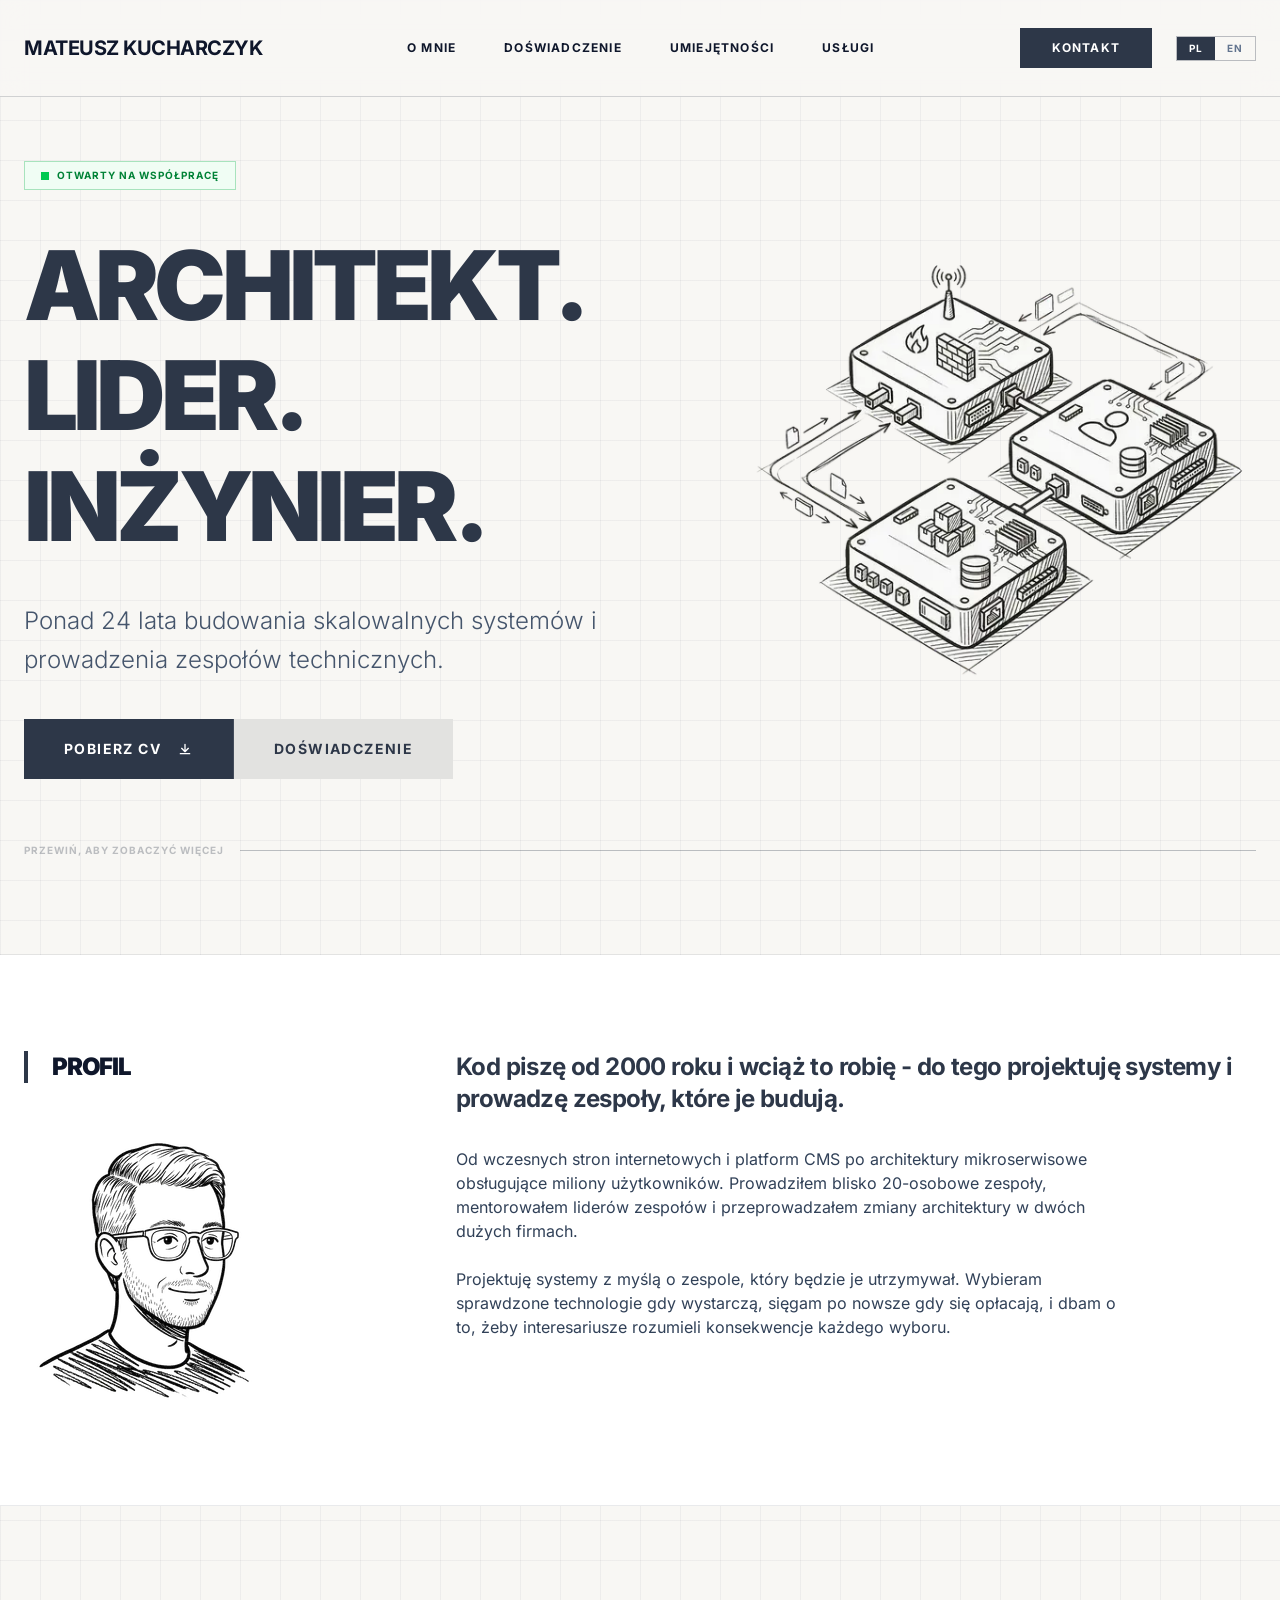
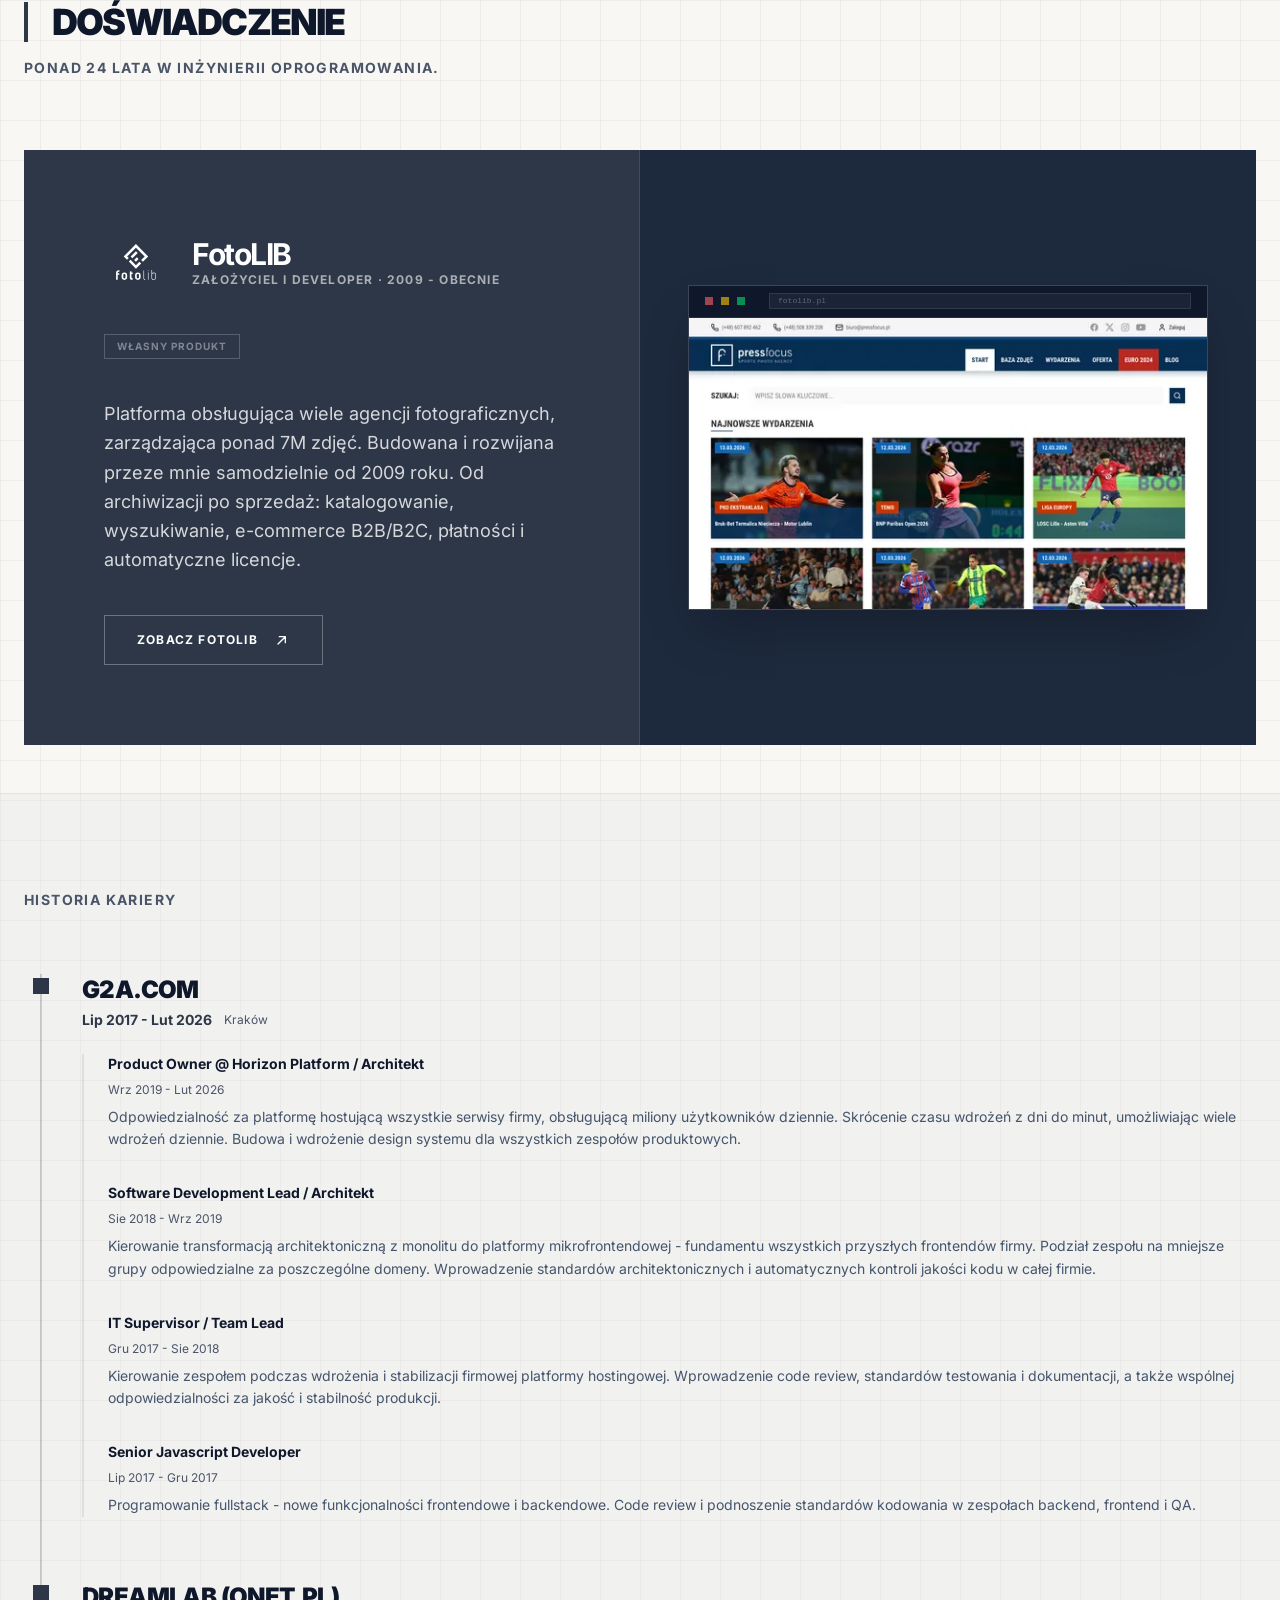
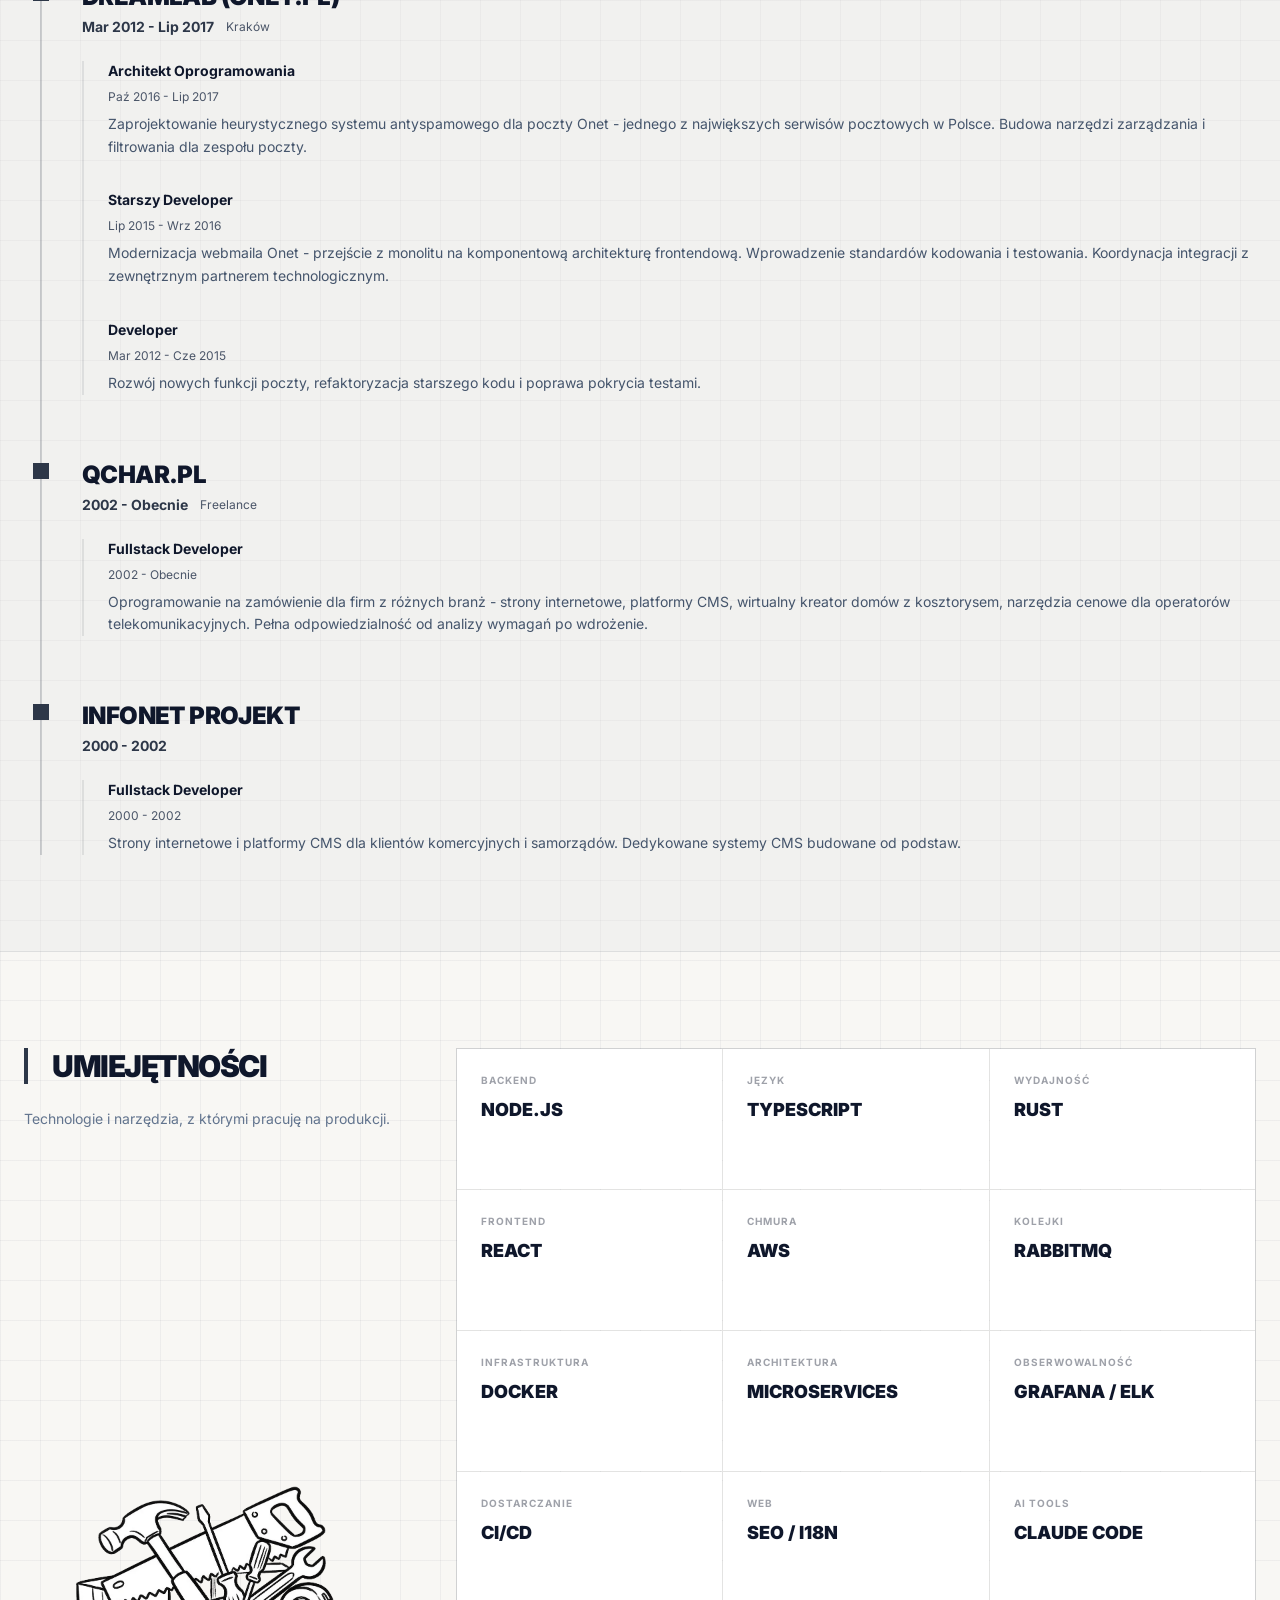
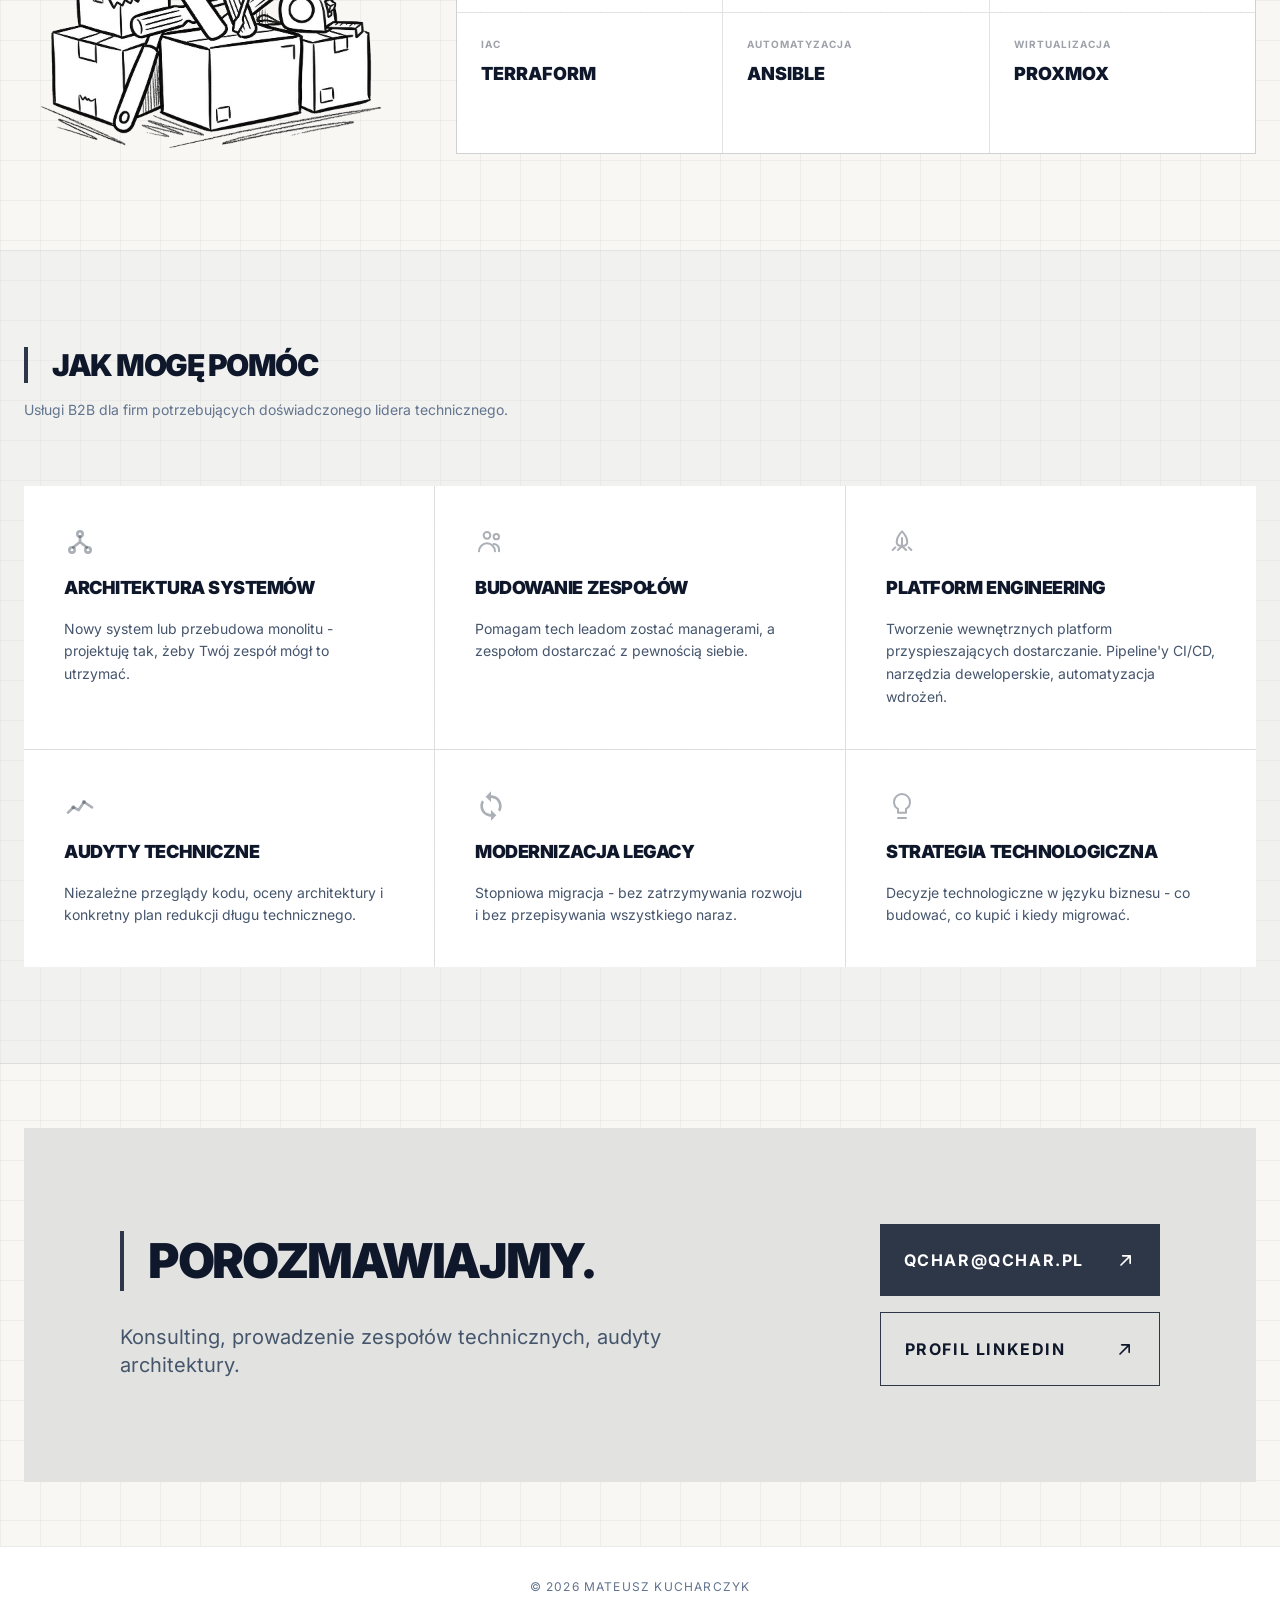
<file: index.html>
<!DOCTYPE html><html lang="pl"> <head><meta charset="utf-8"><meta name="viewport" content="width=device-width, initial-scale=1.0"><title>Mateusz Kucharczyk - Architekt Oprogramowania, Lider, Inżynier</title><meta name="description" content="Architekt oprogramowania, lider zespołów i product owner z ponad 24-letnim doświadczeniem. Konsultant B2B z Krakowa."><meta name="author" content="Mateusz Kucharczyk"><meta name="robots" content="index, follow"><meta name="theme-color" content="#2d3748"><meta name="color-scheme" content="light"><meta name="geo.region" content="PL-MA"><meta name="geo.placename" content="Kraków"><meta name="geo.position" content="50.0647;19.9450"><meta name="ICBM" content="50.0647, 19.9450"><link rel="preload" href="/_astro/inter-latin-wght-normal.Dx4kXJAl.woff2" as="font" type="font/woff2" crossorigin><link rel="preload" href="/_astro/inter-latin-ext-wght-normal.DO1Apj_S.woff2" as="font" type="font/woff2" crossorigin><link rel="icon" href="/favicon.ico" sizes="32x32"><link rel="icon" type="image/png" href="/favicon-32.png" sizes="32x32"><link rel="apple-touch-icon" href="/apple-touch-icon.png"><link rel="manifest" href="/site.webmanifest"><link rel="canonical" href="https://qchar.pl/"><link rel="alternate" hreflang="pl" href="https://qchar.pl/"><link rel="alternate" hreflang="en" href="https://qchar.pl/en/"><link rel="alternate" hreflang="x-default" href="https://qchar.pl/"><meta property="og:title" content="Mateusz Kucharczyk - Architekt Oprogramowania, Lider, Inżynier"><meta property="og:description" content="Architekt oprogramowania, lider zespołów i product owner z ponad 24-letnim doświadczeniem. Konsultant B2B z Krakowa."><meta property="og:type" content="website"><meta property="og:url" content="https://qchar.pl/"><meta property="og:image" content="https://qchar.pl/og-image.png"><meta property="og:image:width" content="1200"><meta property="og:image:height" content="630"><meta property="og:image:alt" content="Mateusz Kucharczyk - Software Architect"><meta property="og:locale" content="pl_PL"><meta property="og:locale:alternate" content="en_US"><meta property="og:site_name" content="Mateusz Kucharczyk"><meta name="twitter:card" content="summary_large_image"><meta name="twitter:title" content="Mateusz Kucharczyk - Architekt Oprogramowania, Lider, Inżynier"><meta name="twitter:description" content="Architekt oprogramowania, lider zespołów i product owner z ponad 24-letnim doświadczeniem. Konsultant B2B z Krakowa."><meta name="twitter:image" content="https://qchar.pl/og-image.png"><meta name="twitter:image:alt" content="Mateusz Kucharczyk - Software Architect"><script type="application/ld+json">{"@context":"https://schema.org","@type":"Person","@id":"https://qchar.pl/#person","name":"Mateusz Kucharczyk","url":"https://qchar.pl","image":"https://qchar.pl/me.png","jobTitle":"Software Architect","description":"Architekt oprogramowania, lider zespołów i product owner z ponad 24-letnim doświadczeniem. Konsultant B2B z Krakowa.","email":"qchar@qchar.pl","address":{"@type":"PostalAddress","addressLocality":"Kraków","addressRegion":"Małopolskie","addressCountry":"PL"},"sameAs":["https://www.linkedin.com/in/mateusz-kucharczyk-040a4a22/"],"knowsAbout":["Software Architecture","Team Leadership","Node.js","TypeScript","Rust","React","AWS","Docker","Microservices"],"alumniOf":{"@type":"EducationalOrganization","name":"The Silesian University of Technology"}}</script><script type="application/ld+json">{"@context":"https://schema.org","@type":"ProfessionalService","name":"Mateusz Kucharczyk - Software Architecture Consulting","url":"https://qchar.pl","description":"Architekt oprogramowania, lider zespołów i product owner z ponad 24-letnim doświadczeniem. Konsultant B2B z Krakowa.","provider":{"@type":"Person","@id":"https://qchar.pl/#person"},"areaServed":["Poland","Europe"],"address":{"@type":"PostalAddress","addressLocality":"Kraków","addressRegion":"Małopolskie","addressCountry":"PL"},"hasOfferCatalog":{"@type":"OfferCatalog","name":"Services","itemListElement":[{"@type":"Offer","itemOffered":{"@type":"Service","name":"Architektura systemów"}},{"@type":"Offer","itemOffered":{"@type":"Service","name":"Budowanie zespołów"}},{"@type":"Offer","itemOffered":{"@type":"Service","name":"Platform Engineering"}},{"@type":"Offer","itemOffered":{"@type":"Service","name":"Audyty techniczne"}},{"@type":"Offer","itemOffered":{"@type":"Service","name":"Modernizacja legacy"}},{"@type":"Offer","itemOffered":{"@type":"Service","name":"Strategia technologiczna"}}]}}</script><script type="application/ld+json">{"@context":"https://schema.org","@type":"WebSite","name":"Mateusz Kucharczyk","url":"https://qchar.pl","inLanguage":["pl","en"],"author":{"@type":"Person","@id":"https://qchar.pl/#person"}}</script><style>@layer properties{@supports (((-webkit-hyphens:none)) and (not (margin-trim:inline))) or ((-moz-orient:inline) and (not (color:rgb(from red r g b)))){*,:before,:after,::backdrop{--tw-translate-x:0;--tw-translate-y:0;--tw-translate-z:0;--tw-space-y-reverse:0;--tw-border-style:solid;--tw-leading:initial;--tw-font-weight:initial;--tw-tracking:initial;--tw-shadow:0 0 #0000;--tw-shadow-color:initial;--tw-shadow-alpha:100%;--tw-inset-shadow:0 0 #0000;--tw-inset-shadow-color:initial;--tw-inset-shadow-alpha:100%;--tw-ring-color:initial;--tw-ring-shadow:0 0 #0000;--tw-inset-ring-color:initial;--tw-inset-ring-shadow:0 0 #0000;--tw-ring-inset:initial;--tw-ring-offset-width:0px;--tw-ring-offset-color:#fff;--tw-ring-offset-shadow:0 0 #0000;--tw-blur:initial;--tw-brightness:initial;--tw-contrast:initial;--tw-grayscale:initial;--tw-hue-rotate:initial;--tw-invert:initial;--tw-opacity:initial;--tw-saturate:initial;--tw-sepia:initial;--tw-drop-shadow:initial;--tw-drop-shadow-color:initial;--tw-drop-shadow-alpha:100%;--tw-drop-shadow-size:initial;--tw-backdrop-blur:initial;--tw-backdrop-brightness:initial;--tw-backdrop-contrast:initial;--tw-backdrop-grayscale:initial;--tw-backdrop-hue-rotate:initial;--tw-backdrop-invert:initial;--tw-backdrop-opacity:initial;--tw-backdrop-saturate:initial;--tw-backdrop-sepia:initial;--tw-duration:initial;--tw-ease:initial}}}@font-face{font-family:Inter Variable;font-style:normal;font-display:swap;font-weight:100 900;src:url(/_astro/inter-cyrillic-ext-wght-normal.BOeWTOD4.woff2)format("woff2-variations");unicode-range:U+460-52F,U+1C80-1C8A,U+20B4,U+2DE0-2DFF,U+A640-A69F,U+FE2E-FE2F}@font-face{font-family:Inter Variable;font-style:normal;font-display:swap;font-weight:100 900;src:url(/_astro/inter-cyrillic-wght-normal.DqGufNeO.woff2)format("woff2-variations");unicode-range:U+301,U+400-45F,U+490-491,U+4B0-4B1,U+2116}@font-face{font-family:Inter Variable;font-style:normal;font-display:swap;font-weight:100 900;src:url(/_astro/inter-greek-ext-wght-normal.DlzME5K_.woff2)format("woff2-variations");unicode-range:U+1F??}@font-face{font-family:Inter Variable;font-style:normal;font-display:swap;font-weight:100 900;src:url(/_astro/inter-greek-wght-normal.CkhJZR-_.woff2)format("woff2-variations");unicode-range:U+370-377,U+37A-37F,U+384-38A,U+38C,U+38E-3A1,U+3A3-3FF}@font-face{font-family:Inter Variable;font-style:normal;font-display:swap;font-weight:100 900;src:url(/_astro/inter-vietnamese-wght-normal.CBcvBZtf.woff2)format("woff2-variations");unicode-range:U+102-103,U+110-111,U+128-129,U+168-169,U+1A0-1A1,U+1AF-1B0,U+300-301,U+303-304,U+308-309,U+323,U+329,U+1EA0-1EF9,U+20AB}@font-face{font-family:Inter Variable;font-style:normal;font-display:swap;font-weight:100 900;src:url(/_astro/inter-latin-ext-wght-normal.DO1Apj_S.woff2)format("woff2-variations");unicode-range:U+100-2BA,U+2BD-2C5,U+2C7-2CC,U+2CE-2D7,U+2DD-2FF,U+304,U+308,U+329,U+1D00-1DBF,U+1E00-1E9F,U+1EF2-1EFF,U+2020,U+20A0-20AB,U+20AD-20C0,U+2113,U+2C60-2C7F,U+A720-A7FF}@font-face{font-family:Inter Variable;font-style:normal;font-display:swap;font-weight:100 900;src:url(/_astro/inter-latin-wght-normal.Dx4kXJAl.woff2)format("woff2-variations");unicode-range:U+??,U+131,U+152-153,U+2BB-2BC,U+2C6,U+2DA,U+2DC,U+304,U+308,U+329,U+2000-206F,U+20AC,U+2122,U+2191,U+2193,U+2212,U+2215,U+FEFF,U+FFFD}@layer theme{:root,:host{--font-sans:"Inter Variable", sans-serif;--font-serif:ui-serif, Georgia, Cambria, "Times New Roman", Times, serif;--font-mono:ui-monospace, SFMono-Regular, Menlo, Monaco, Consolas, "Liberation Mono", "Courier New", monospace;--color-red-400:oklch(70.4% .191 22.216);--color-yellow-400:oklch(85.2% .199 91.936);--color-green-50:oklch(98.2% .018 155.826);--color-green-400:oklch(79.2% .209 151.711);--color-green-500:oklch(72.3% .219 149.579);--color-green-600:oklch(62.7% .194 149.214);--color-green-700:oklch(52.7% .154 150.069);--color-slate-300:oklch(86.9% .022 252.894);--color-slate-400:oklch(70.4% .04 256.788);--color-slate-500:oklch(55.4% .046 257.417);--color-slate-600:oklch(44.6% .043 257.281);--color-slate-700:oklch(37.2% .044 257.287);--color-slate-800:oklch(27.9% .041 260.031);--color-slate-900:oklch(20.8% .042 265.755);--color-white:#fff;--spacing:.25rem;--container-sm:24rem;--container-xl:36rem;--container-2xl:42rem;--container-4xl:56rem;--container-7xl:80rem;--text-xs:.75rem;--text-xs--line-height:calc(1 / .75);--text-sm:.875rem;--text-sm--line-height:calc(1.25 / .875);--text-base:1rem;--text-base--line-height: 1.5 ;--text-lg:1.125rem;--text-lg--line-height:calc(1.75 / 1.125);--text-xl:1.25rem;--text-xl--line-height:calc(1.75 / 1.25);--text-2xl:1.5rem;--text-2xl--line-height:calc(2 / 1.5);--text-3xl:1.875rem;--text-3xl--line-height: 1.2 ;--text-4xl:2.25rem;--text-4xl--line-height:calc(2.5 / 2.25);--text-5xl:3rem;--text-5xl--line-height:1;--text-6xl:3.75rem;--text-6xl--line-height:1;--text-8xl:6rem;--text-8xl--line-height:1;--font-weight-light:300;--font-weight-medium:500;--font-weight-bold:700;--font-weight-black:900;--tracking-tighter:-.05em;--tracking-tight:-.025em;--tracking-widest:.1em;--leading-tight:1.25;--leading-snug:1.375;--leading-relaxed:1.625;--radius-xl:.75rem;--ease-in-out:cubic-bezier(.4, 0, .2, 1);--blur-md:12px;--blur-lg:16px;--aspect-video:16 / 9;--default-transition-duration:.15s;--default-transition-timing-function:cubic-bezier(.4, 0, .2, 1);--default-font-family:var(--font-sans);--default-mono-font-family:var(--font-mono);--color-primary:#2d3748;--color-accent:#4a5568;--color-surface:#f8f7f4;--color-surface-alt:#e2e2e0}}@layer base{*,:after,:before,::backdrop{box-sizing:border-box;border:0 solid;margin:0;padding:0}::file-selector-button{box-sizing:border-box;border:0 solid;margin:0;padding:0}html,:host{-webkit-text-size-adjust:100%;tab-size:4;line-height:1.5;font-family:var(--default-font-family,ui-sans-serif, system-ui, sans-serif, "Apple Color Emoji", "Segoe UI Emoji", "Segoe UI Symbol", "Noto Color Emoji");font-feature-settings:var(--default-font-feature-settings,normal);font-variation-settings:var(--default-font-variation-settings,normal);-webkit-tap-highlight-color:transparent}hr{height:0;color:inherit;border-top-width:1px}abbr:where([title]){-webkit-text-decoration:underline dotted;text-decoration:underline dotted}h1,h2,h3,h4,h5,h6{font-size:inherit;font-weight:inherit}a{color:inherit;-webkit-text-decoration:inherit;text-decoration:inherit}b,strong{font-weight:bolder}code,kbd,samp,pre{font-family:var(--default-mono-font-family,ui-monospace, SFMono-Regular, Menlo, Monaco, Consolas, "Liberation Mono", "Courier New", monospace);font-feature-settings:var(--default-mono-font-feature-settings,normal);font-variation-settings:var(--default-mono-font-variation-settings,normal);font-size:1em}small{font-size:80%}sub,sup{vertical-align:baseline;font-size:75%;line-height:0;position:relative}sub{bottom:-.25em}sup{top:-.5em}table{text-indent:0;border-color:inherit;border-collapse:collapse}:-moz-focusring{outline:auto}progress{vertical-align:baseline}summary{display:list-item}ol,ul,menu{list-style:none}img,svg,video,canvas,audio,iframe,embed,object{vertical-align:middle;display:block}img,video{max-width:100%;height:auto}button,input,select,optgroup,textarea{font:inherit;font-feature-settings:inherit;font-variation-settings:inherit;letter-spacing:inherit;color:inherit;opacity:1;background-color:#0000;border-radius:0}::file-selector-button{font:inherit;font-feature-settings:inherit;font-variation-settings:inherit;letter-spacing:inherit;color:inherit;opacity:1;background-color:#0000;border-radius:0}:where(select:is([multiple],[size])) optgroup{font-weight:bolder}:where(select:is([multiple],[size])) optgroup option{padding-inline-start:20px}::file-selector-button{margin-inline-end:4px}::placeholder{opacity:1}@supports (not ((-webkit-appearance:-apple-pay-button))) or (contain-intrinsic-size:1px){::placeholder{color:currentColor}@supports (color:color-mix(in lab,red,red)){::placeholder{color:color-mix(in oklab,currentcolor 50%,transparent)}}}textarea{resize:vertical}::-webkit-search-decoration{-webkit-appearance:none}::-webkit-date-and-time-value{min-height:1lh;text-align:inherit}::-webkit-datetime-edit{display:inline-flex}::-webkit-datetime-edit-fields-wrapper{padding:0}::-webkit-datetime-edit{padding-block:0}::-webkit-datetime-edit-year-field{padding-block:0}::-webkit-datetime-edit-month-field{padding-block:0}::-webkit-datetime-edit-day-field{padding-block:0}::-webkit-datetime-edit-hour-field{padding-block:0}::-webkit-datetime-edit-minute-field{padding-block:0}::-webkit-datetime-edit-second-field{padding-block:0}::-webkit-datetime-edit-millisecond-field{padding-block:0}::-webkit-datetime-edit-meridiem-field{padding-block:0}::-webkit-calendar-picker-indicator{line-height:1}:-moz-ui-invalid{box-shadow:none}button,input:where([type=button],[type=reset],[type=submit]){appearance:button}::file-selector-button{appearance:button}::-webkit-inner-spin-button{height:auto}::-webkit-outer-spin-button{height:auto}[hidden]:where(:not([hidden=until-found])){display:none!important}}@layer components;@layer utilities{.visible{visibility:visible}.absolute{position:absolute}.fixed{position:fixed}.relative{position:relative}.static{position:static}.sticky{position:sticky}.inset-0{inset:calc(var(--spacing) * 0)}.top-0{top:calc(var(--spacing) * 0)}.top-1{top:calc(var(--spacing) * 1)}.top-5{top:calc(var(--spacing) * 5)}.right-0{right:calc(var(--spacing) * 0)}.right-6{right:calc(var(--spacing) * 6)}.-left-\[9px\]{left:-9px}.-left-\[51px\]{left:-51px}.z-10{z-index:10}.z-50{z-index:50}.z-\[60\]{z-index:60}.mx-auto{margin-inline:auto}.-mt-32{margin-top:calc(var(--spacing) * -32)}.mt-1{margin-top:calc(var(--spacing) * 1)}.mt-4{margin-top:calc(var(--spacing) * 4)}.mt-6{margin-top:calc(var(--spacing) * 6)}.mt-8{margin-top:calc(var(--spacing) * 8)}.mt-16{margin-top:calc(var(--spacing) * 16)}.-mr-32{margin-right:calc(var(--spacing) * -32)}.mb-2{margin-bottom:calc(var(--spacing) * 2)}.mb-4{margin-bottom:calc(var(--spacing) * 4)}.mb-6{margin-bottom:calc(var(--spacing) * 6)}.mb-8{margin-bottom:calc(var(--spacing) * 8)}.mb-10{margin-bottom:calc(var(--spacing) * 10)}.mb-16{margin-bottom:calc(var(--spacing) * 16)}.mb-20{margin-bottom:calc(var(--spacing) * 20)}.-ml-8{margin-left:calc(var(--spacing) * -8)}.ml-2{margin-left:calc(var(--spacing) * 2)}.ml-4{margin-left:calc(var(--spacing) * 4)}.block{display:block}.flex{display:flex}.grid{display:grid}.hidden{display:none}.inline-block{display:inline-block}.inline-flex{display:inline-flex}.aspect-video{aspect-ratio:var(--aspect-video)}.size-4{width:calc(var(--spacing) * 4);height:calc(var(--spacing) * 4)}.size-8{width:calc(var(--spacing) * 8);height:calc(var(--spacing) * 8)}.h-1{height:calc(var(--spacing) * 1)}.h-2{height:calc(var(--spacing) * 2)}.h-4{height:calc(var(--spacing) * 4)}.h-5{height:calc(var(--spacing) * 5)}.h-8{height:calc(var(--spacing) * 8)}.h-16{height:calc(var(--spacing) * 16)}.h-24{height:calc(var(--spacing) * 24)}.h-64{height:calc(var(--spacing) * 64)}.h-auto{height:auto}.h-full{height:100%}.h-px{height:1px}.min-h-screen{min-height:100vh}.w-2{width:calc(var(--spacing) * 2)}.w-4{width:calc(var(--spacing) * 4)}.w-5{width:calc(var(--spacing) * 5)}.w-8{width:calc(var(--spacing) * 8)}.w-16{width:calc(var(--spacing) * 16)}.w-64{width:calc(var(--spacing) * 64)}.w-fit{width:fit-content}.w-full{width:100%}.max-w-2xl{max-width:var(--container-2xl)}.max-w-4xl{max-width:var(--container-4xl)}.max-w-7xl{max-width:var(--container-7xl)}.max-w-sm{max-width:var(--container-sm)}.max-w-xl{max-width:var(--container-xl)}.flex-1{flex:1}.shrink-0{flex-shrink:0}.flex-grow{flex-grow:1}.translate-y-0{--tw-translate-y:calc(var(--spacing) * 0);translate:var(--tw-translate-x) var(--tw-translate-y)}.cursor-default{cursor:default}.scroll-mt-24{scroll-margin-top:calc(var(--spacing) * 24)}.grid-cols-1{grid-template-columns:repeat(1,minmax(0,1fr))}.grid-cols-2{grid-template-columns:repeat(2,minmax(0,1fr))}.flex-col{flex-direction:column}.items-center{align-items:center}.items-end{align-items:flex-end}.items-start{align-items:flex-start}.justify-between{justify-content:space-between}.justify-center{justify-content:center}.gap-0{gap:calc(var(--spacing) * 0)}.gap-2{gap:calc(var(--spacing) * 2)}.gap-3{gap:calc(var(--spacing) * 3)}.gap-4{gap:calc(var(--spacing) * 4)}.gap-6{gap:calc(var(--spacing) * 6)}.gap-8{gap:calc(var(--spacing) * 8)}.gap-10{gap:calc(var(--spacing) * 10)}.gap-12{gap:calc(var(--spacing) * 12)}.gap-16{gap:calc(var(--spacing) * 16)}.gap-px{gap:1px}:where(.space-y-2>:not(:last-child)){--tw-space-y-reverse:0;margin-block-start:calc(calc(var(--spacing) * 2) * var(--tw-space-y-reverse));margin-block-end:calc(calc(var(--spacing) * 2) * calc(1 - var(--tw-space-y-reverse)))}:where(.space-y-4>:not(:last-child)){--tw-space-y-reverse:0;margin-block-start:calc(calc(var(--spacing) * 4) * var(--tw-space-y-reverse));margin-block-end:calc(calc(var(--spacing) * 4) * calc(1 - var(--tw-space-y-reverse)))}:where(.space-y-6>:not(:last-child)){--tw-space-y-reverse:0;margin-block-start:calc(calc(var(--spacing) * 6) * var(--tw-space-y-reverse));margin-block-end:calc(calc(var(--spacing) * 6) * calc(1 - var(--tw-space-y-reverse)))}:where(.space-y-8>:not(:last-child)){--tw-space-y-reverse:0;margin-block-start:calc(calc(var(--spacing) * 8) * var(--tw-space-y-reverse));margin-block-end:calc(calc(var(--spacing) * 8) * calc(1 - var(--tw-space-y-reverse)))}:where(.space-y-10>:not(:last-child)){--tw-space-y-reverse:0;margin-block-start:calc(calc(var(--spacing) * 10) * var(--tw-space-y-reverse));margin-block-end:calc(calc(var(--spacing) * 10) * calc(1 - var(--tw-space-y-reverse)))}.overflow-hidden{overflow:hidden}.overflow-x-hidden{overflow-x:hidden}.rounded-full{border-radius:3.40282e38px}.rounded-xl{border-radius:var(--radius-xl)}.border{border-style:var(--tw-border-style);border-width:1px}.border-4{border-style:var(--tw-border-style);border-width:4px}.border-t{border-top-style:var(--tw-border-style);border-top-width:1px}.border-t-2{border-top-style:var(--tw-border-style);border-top-width:2px}.border-r-2{border-right-style:var(--tw-border-style);border-right-width:2px}.border-b{border-bottom-style:var(--tw-border-style);border-bottom-width:1px}.border-l{border-left-style:var(--tw-border-style);border-left-width:1px}.border-l-2{border-left-style:var(--tw-border-style);border-left-width:2px}.border-l-4{border-left-style:var(--tw-border-style);border-left-width:4px}.border-green-600\/30{border-color:#00a5444d}@supports (color:color-mix(in lab,red,red)){.border-green-600\/30{border-color:color-mix(in oklab,var(--color-green-600) 30%,transparent)}}.border-primary{border-color:var(--color-primary)}.border-primary\/5{border-color:#2d37480d}@supports (color:color-mix(in lab,red,red)){.border-primary\/5{border-color:color-mix(in oklab,var(--color-primary) 5%,transparent)}}.border-primary\/10{border-color:#2d37481a}@supports (color:color-mix(in lab,red,red)){.border-primary\/10{border-color:color-mix(in oklab,var(--color-primary) 10%,transparent)}}.border-primary\/20{border-color:#2d374833}@supports (color:color-mix(in lab,red,red)){.border-primary\/20{border-color:color-mix(in oklab,var(--color-primary) 20%,transparent)}}.border-primary\/30{border-color:#2d37484d}@supports (color:color-mix(in lab,red,red)){.border-primary\/30{border-color:color-mix(in oklab,var(--color-primary) 30%,transparent)}}.border-slate-700\/50{border-color:#31415880}@supports (color:color-mix(in lab,red,red)){.border-slate-700\/50{border-color:color-mix(in oklab,var(--color-slate-700) 50%,transparent)}}.border-surface{border-color:var(--color-surface)}.border-white{border-color:var(--color-white)}.border-white\/10{border-color:#ffffff1a}@supports (color:color-mix(in lab,red,red)){.border-white\/10{border-color:color-mix(in oklab,var(--color-white) 10%,transparent)}}.border-white\/20{border-color:#fff3}@supports (color:color-mix(in lab,red,red)){.border-white\/20{border-color:color-mix(in oklab,var(--color-white) 20%,transparent)}}.border-white\/30{border-color:#ffffff4d}@supports (color:color-mix(in lab,red,red)){.border-white\/30{border-color:color-mix(in oklab,var(--color-white) 30%,transparent)}}.bg-accent{background-color:var(--color-accent)}.bg-accent\/10{background-color:#4a55681a}@supports (color:color-mix(in lab,red,red)){.bg-accent\/10{background-color:color-mix(in oklab,var(--color-accent) 10%,transparent)}}.bg-current{background-color:currentColor}.bg-green-50{background-color:var(--color-green-50)}.bg-green-400\/60{background-color:#05df7299}@supports (color:color-mix(in lab,red,red)){.bg-green-400\/60{background-color:color-mix(in oklab,var(--color-green-400) 60%,transparent)}}.bg-green-500{background-color:var(--color-green-500)}.bg-primary{background-color:var(--color-primary)}.bg-primary\/10{background-color:#2d37481a}@supports (color:color-mix(in lab,red,red)){.bg-primary\/10{background-color:color-mix(in oklab,var(--color-primary) 10%,transparent)}}.bg-red-400\/60{background-color:#ff656899}@supports (color:color-mix(in lab,red,red)){.bg-red-400\/60{background-color:color-mix(in oklab,var(--color-red-400) 60%,transparent)}}.bg-slate-800{background-color:var(--color-slate-800)}.bg-slate-900{background-color:var(--color-slate-900)}.bg-surface{background-color:var(--color-surface)}.bg-surface-alt{background-color:var(--color-surface-alt)}.bg-surface-alt\/30{background-color:#e2e2e04d}@supports (color:color-mix(in lab,red,red)){.bg-surface-alt\/30{background-color:color-mix(in oklab,var(--color-surface-alt) 30%,transparent)}}.bg-surface\/90{background-color:#f8f7f4e6}@supports (color:color-mix(in lab,red,red)){.bg-surface\/90{background-color:color-mix(in oklab,var(--color-surface) 90%,transparent)}}.bg-surface\/95{background-color:#f8f7f4f2}@supports (color:color-mix(in lab,red,red)){.bg-surface\/95{background-color:color-mix(in oklab,var(--color-surface) 95%,transparent)}}.bg-white{background-color:var(--color-white)}.bg-white\/5{background-color:#ffffff0d}@supports (color:color-mix(in lab,red,red)){.bg-white\/5{background-color:color-mix(in oklab,var(--color-white) 5%,transparent)}}.bg-white\/10{background-color:#ffffff1a}@supports (color:color-mix(in lab,red,red)){.bg-white\/10{background-color:color-mix(in oklab,var(--color-white) 10%,transparent)}}.bg-yellow-400\/60{background-color:#fac80099}@supports (color:color-mix(in lab,red,red)){.bg-yellow-400\/60{background-color:color-mix(in oklab,var(--color-yellow-400) 60%,transparent)}}.object-cover{object-fit:cover}.object-top{object-position:top}.p-6{padding:calc(var(--spacing) * 6)}.p-8{padding:calc(var(--spacing) * 8)}.p-10{padding:calc(var(--spacing) * 10)}.p-12{padding:calc(var(--spacing) * 12)}.px-2{padding-inline:calc(var(--spacing) * 2)}.px-3{padding-inline:calc(var(--spacing) * 3)}.px-4{padding-inline:calc(var(--spacing) * 4)}.px-6{padding-inline:calc(var(--spacing) * 6)}.px-8{padding-inline:calc(var(--spacing) * 8)}.px-10{padding-inline:calc(var(--spacing) * 10)}.py-1{padding-block:calc(var(--spacing) * 1)}.py-1\.5{padding-block:calc(var(--spacing) * 1.5)}.py-2{padding-block:calc(var(--spacing) * 2)}.py-3{padding-block:calc(var(--spacing) * 3)}.py-4{padding-block:calc(var(--spacing) * 4)}.py-5{padding-block:calc(var(--spacing) * 5)}.py-8{padding-block:calc(var(--spacing) * 8)}.py-12{padding-block:calc(var(--spacing) * 12)}.pt-6{padding-top:calc(var(--spacing) * 6)}.pt-8{padding-top:calc(var(--spacing) * 8)}.pt-12{padding-top:calc(var(--spacing) * 12)}.pb-6{padding-bottom:calc(var(--spacing) * 6)}.pb-12{padding-bottom:calc(var(--spacing) * 12)}.pb-16{padding-bottom:calc(var(--spacing) * 16)}.pl-6{padding-left:calc(var(--spacing) * 6)}.pl-10{padding-left:calc(var(--spacing) * 10)}.text-center{text-align:center}.text-right{text-align:right}.font-mono{font-family:var(--font-mono)}.font-sans{font-family:var(--font-sans)}.font-serif{font-family:var(--font-serif)}.text-2xl{font-size:var(--text-2xl);line-height:var(--tw-leading,var(--text-2xl--line-height))}.text-3xl{font-size:var(--text-3xl);line-height:var(--tw-leading,var(--text-3xl--line-height))}.text-4xl{font-size:var(--text-4xl);line-height:var(--tw-leading,var(--text-4xl--line-height))}.text-6xl{font-size:var(--text-6xl);line-height:var(--tw-leading,var(--text-6xl--line-height))}.text-8xl{font-size:var(--text-8xl);line-height:var(--tw-leading,var(--text-8xl--line-height))}.text-base{font-size:var(--text-base);line-height:var(--tw-leading,var(--text-base--line-height))}.text-lg{font-size:var(--text-lg);line-height:var(--tw-leading,var(--text-lg--line-height))}.text-sm{font-size:var(--text-sm);line-height:var(--tw-leading,var(--text-sm--line-height))}.text-xl{font-size:var(--text-xl);line-height:var(--tw-leading,var(--text-xl--line-height))}.text-xs{font-size:var(--text-xs);line-height:var(--tw-leading,var(--text-xs--line-height))}.text-\[8px\]{font-size:8px}.text-\[10px\]{font-size:10px}.text-\[11px\]{font-size:11px}.leading-\[1\.15\]{--tw-leading:1.15;line-height:1.15}.leading-relaxed{--tw-leading:var(--leading-relaxed);line-height:var(--leading-relaxed)}.leading-snug{--tw-leading:var(--leading-snug);line-height:var(--leading-snug)}.leading-tight{--tw-leading:var(--leading-tight);line-height:var(--leading-tight)}.font-black{--tw-font-weight:var(--font-weight-black);font-weight:var(--font-weight-black)}.font-bold{--tw-font-weight:var(--font-weight-bold);font-weight:var(--font-weight-bold)}.font-light{--tw-font-weight:var(--font-weight-light);font-weight:var(--font-weight-light)}.font-medium{--tw-font-weight:var(--font-weight-medium);font-weight:var(--font-weight-medium)}.tracking-tight{--tw-tracking:var(--tracking-tight);letter-spacing:var(--tracking-tight)}.tracking-tighter{--tw-tracking:var(--tracking-tighter);letter-spacing:var(--tracking-tighter)}.tracking-widest{--tw-tracking:var(--tracking-widest);letter-spacing:var(--tracking-widest)}.text-accent{color:var(--color-accent)}.text-green-700{color:var(--color-green-700)}.text-primary{color:var(--color-primary)}.text-primary\/30{color:#2d37484d}@supports (color:color-mix(in lab,red,red)){.text-primary\/30{color:color-mix(in oklab,var(--color-primary) 30%,transparent)}}.text-primary\/40{color:#2d374866}@supports (color:color-mix(in lab,red,red)){.text-primary\/40{color:color-mix(in oklab,var(--color-primary) 40%,transparent)}}.text-slate-400{color:var(--color-slate-400)}.text-slate-500{color:var(--color-slate-500)}.text-slate-600{color:var(--color-slate-600)}.text-slate-700{color:var(--color-slate-700)}.text-slate-900{color:var(--color-slate-900)}.text-white{color:var(--color-white)}.text-white\/30{color:#ffffff4d}@supports (color:color-mix(in lab,red,red)){.text-white\/30{color:color-mix(in oklab,var(--color-white) 30%,transparent)}}.text-white\/40{color:#fff6}@supports (color:color-mix(in lab,red,red)){.text-white\/40{color:color-mix(in oklab,var(--color-white) 40%,transparent)}}.text-white\/60{color:#fff9}@supports (color:color-mix(in lab,red,red)){.text-white\/60{color:color-mix(in oklab,var(--color-white) 60%,transparent)}}.text-white\/80{color:#fffc}@supports (color:color-mix(in lab,red,red)){.text-white\/80{color:color-mix(in oklab,var(--color-white) 80%,transparent)}}.uppercase{text-transform:uppercase}.italic{font-style:italic}.antialiased{-webkit-font-smoothing:antialiased;-moz-osx-font-smoothing:grayscale}.opacity-20{opacity:.2}.opacity-40{opacity:.4}.opacity-60{opacity:.6}.opacity-100{opacity:1}.shadow-2xl{--tw-shadow:0 25px 50px -12px var(--tw-shadow-color,#00000040);box-shadow:var(--tw-inset-shadow),var(--tw-inset-ring-shadow),var(--tw-ring-offset-shadow),var(--tw-ring-shadow),var(--tw-shadow)}.brightness-0{--tw-brightness:brightness(0%);filter:var(--tw-blur,) var(--tw-brightness,) var(--tw-contrast,) var(--tw-grayscale,) var(--tw-hue-rotate,) var(--tw-invert,) var(--tw-saturate,) var(--tw-sepia,) var(--tw-drop-shadow,)}.invert{--tw-invert:invert(100%);filter:var(--tw-blur,) var(--tw-brightness,) var(--tw-contrast,) var(--tw-grayscale,) var(--tw-hue-rotate,) var(--tw-invert,) var(--tw-saturate,) var(--tw-sepia,) var(--tw-drop-shadow,)}.backdrop-blur-lg{--tw-backdrop-blur:blur(var(--blur-lg));-webkit-backdrop-filter:var(--tw-backdrop-blur,) var(--tw-backdrop-brightness,) var(--tw-backdrop-contrast,) var(--tw-backdrop-grayscale,) var(--tw-backdrop-hue-rotate,) var(--tw-backdrop-invert,) var(--tw-backdrop-opacity,) var(--tw-backdrop-saturate,) var(--tw-backdrop-sepia,);backdrop-filter:var(--tw-backdrop-blur,) var(--tw-backdrop-brightness,) var(--tw-backdrop-contrast,) var(--tw-backdrop-grayscale,) var(--tw-backdrop-hue-rotate,) var(--tw-backdrop-invert,) var(--tw-backdrop-opacity,) var(--tw-backdrop-saturate,) var(--tw-backdrop-sepia,)}.backdrop-blur-md{--tw-backdrop-blur:blur(var(--blur-md));-webkit-backdrop-filter:var(--tw-backdrop-blur,) var(--tw-backdrop-brightness,) var(--tw-backdrop-contrast,) var(--tw-backdrop-grayscale,) var(--tw-backdrop-hue-rotate,) var(--tw-backdrop-invert,) var(--tw-backdrop-opacity,) var(--tw-backdrop-saturate,) var(--tw-backdrop-sepia,);backdrop-filter:var(--tw-backdrop-blur,) var(--tw-backdrop-brightness,) var(--tw-backdrop-contrast,) var(--tw-backdrop-grayscale,) var(--tw-backdrop-hue-rotate,) var(--tw-backdrop-invert,) var(--tw-backdrop-opacity,) var(--tw-backdrop-saturate,) var(--tw-backdrop-sepia,)}.transition{transition-property:color,background-color,border-color,outline-color,text-decoration-color,fill,stroke,--tw-gradient-from,--tw-gradient-via,--tw-gradient-to,opacity,box-shadow,transform,translate,scale,rotate,filter,-webkit-backdrop-filter,backdrop-filter,display,content-visibility,overlay,pointer-events;transition-timing-function:var(--tw-ease,var(--default-transition-timing-function));transition-duration:var(--tw-duration,var(--default-transition-duration))}.transition-all{transition-property:all;transition-timing-function:var(--tw-ease,var(--default-transition-timing-function));transition-duration:var(--tw-duration,var(--default-transition-duration))}.transition-colors{transition-property:color,background-color,border-color,outline-color,text-decoration-color,fill,stroke,--tw-gradient-from,--tw-gradient-via,--tw-gradient-to;transition-timing-function:var(--tw-ease,var(--default-transition-timing-function));transition-duration:var(--tw-duration,var(--default-transition-duration))}.transition-transform{transition-property:transform,translate,scale,rotate;transition-timing-function:var(--tw-ease,var(--default-transition-timing-function));transition-duration:var(--tw-duration,var(--default-transition-duration))}.duration-300{--tw-duration:.3s;transition-duration:.3s}.ease-in-out{--tw-ease:var(--ease-in-out);transition-timing-function:var(--ease-in-out)}@media(hover:hover){.group-hover\:text-white\/60:is(:where(.group):hover *){color:#fff9}@supports (color:color-mix(in lab,red,red)){.group-hover\:text-white\/60:is(:where(.group):hover *){color:color-mix(in oklab,var(--color-white) 60%,transparent)}}.group-hover\:text-white\/80:is(:where(.group):hover *){color:#fffc}@supports (color:color-mix(in lab,red,red)){.group-hover\:text-white\/80:is(:where(.group):hover *){color:color-mix(in oklab,var(--color-white) 80%,transparent)}}.group-hover\:opacity-60:is(:where(.group):hover *){opacity:.6}}.last\:pb-0:last-child{padding-bottom:calc(var(--spacing) * 0)}@media(hover:hover){.hover\:border-accent\/30:hover{border-color:#4a55684d}@supports (color:color-mix(in lab,red,red)){.hover\:border-accent\/30:hover{border-color:color-mix(in oklab,var(--color-accent) 30%,transparent)}}.hover\:bg-primary:hover{background-color:var(--color-primary)}.hover\:bg-slate-300:hover{background-color:var(--color-slate-300)}.hover\:bg-slate-700:hover{background-color:var(--color-slate-700)}.hover\:bg-white\/10:hover{background-color:#ffffff1a}@supports (color:color-mix(in lab,red,red)){.hover\:bg-white\/10:hover{background-color:color-mix(in oklab,var(--color-white) 10%,transparent)}}.hover\:text-accent:hover{color:var(--color-accent)}.hover\:text-white:hover{color:var(--color-white)}}@media(min-width:40rem){.sm\:block{display:block}.sm\:flex-row{flex-direction:row}.sm\:items-center{align-items:center}.sm\:border-r{border-right-style:var(--tw-border-style);border-right-width:1px}}@media(min-width:48rem){.md\:-left-\[51px\]{left:-51px}.md\:col-span-3{grid-column:span 3/span 3}.md\:col-span-9{grid-column:span 9/span 9}.md\:block{display:block}.md\:flex{display:flex}.md\:grid{display:grid}.md\:hidden{display:none}.md\:h-\[140px\]{height:140px}.md\:w-auto{width:auto}.md\:translate-y-3{--tw-translate-y:calc(var(--spacing) * 3);translate:var(--tw-translate-x) var(--tw-translate-y)}.md\:grid-cols-2{grid-template-columns:repeat(2,minmax(0,1fr))}.md\:grid-cols-3{grid-template-columns:repeat(3,minmax(0,1fr))}.md\:grid-cols-12{grid-template-columns:repeat(12,minmax(0,1fr))}.md\:flex-row{flex-direction:row}.md\:border-r{border-right-style:var(--tw-border-style);border-right-width:1px}.md\:border-b-0{border-bottom-style:var(--tw-border-style);border-bottom-width:0}.md\:p-12{padding:calc(var(--spacing) * 12)}.md\:p-20{padding:calc(var(--spacing) * 20)}.md\:p-24{padding:calc(var(--spacing) * 24)}.md\:py-16{padding-block:calc(var(--spacing) * 16)}.md\:py-24{padding-block:calc(var(--spacing) * 24)}.md\:pt-16{padding-top:calc(var(--spacing) * 16)}.md\:pt-24{padding-top:calc(var(--spacing) * 24)}.md\:pb-24{padding-bottom:calc(var(--spacing) * 24)}.md\:text-2xl{font-size:var(--text-2xl);line-height:var(--tw-leading,var(--text-2xl--line-height))}.md\:text-5xl{font-size:var(--text-5xl);line-height:var(--tw-leading,var(--text-5xl--line-height))}.md\:text-8xl{font-size:var(--text-8xl);line-height:var(--tw-leading,var(--text-8xl--line-height))}.md\:text-white\/80{color:#fffc}@supports (color:color-mix(in lab,red,red)){.md\:text-white\/80{color:color-mix(in oklab,var(--color-white) 80%,transparent)}}.md\:opacity-0{opacity:0}@media(hover:hover){.md\:group-hover\:-translate-y-3:is(:where(.group):hover *){--tw-translate-y:calc(var(--spacing) * -3);translate:var(--tw-translate-x) var(--tw-translate-y)}.md\:group-hover\:translate-y-0:is(:where(.group):hover *){--tw-translate-y:calc(var(--spacing) * 0);translate:var(--tw-translate-x) var(--tw-translate-y)}.md\:group-hover\:opacity-100:is(:where(.group):hover *){opacity:1}}}@media(min-width:64rem){.lg\:col-span-4{grid-column:span 4/span 4}.lg\:col-span-5{grid-column:span 5/span 5}.lg\:col-span-7{grid-column:span 7/span 7}.lg\:col-span-8{grid-column:span 8/span 8}.lg\:block{display:block}.lg\:flex{display:flex}.lg\:grid-cols-2{grid-template-columns:repeat(2,minmax(0,1fr))}.lg\:grid-cols-3{grid-template-columns:repeat(3,minmax(0,1fr))}.lg\:grid-cols-12{grid-template-columns:repeat(12,minmax(0,1fr))}.lg\:border-r{border-right-style:var(--tw-border-style);border-right-width:1px}.lg\:border-b-0{border-bottom-style:var(--tw-border-style);border-bottom-width:0}}}*{border-radius:0!important}.bg-grid{background-image:linear-gradient(90deg,#2d37480d 1px,#0000 1px),linear-gradient(#2d37480d 1px,#0000 1px);background-size:40px 40px}.sketch-graphic{filter:grayscale()contrast(1.2);opacity:.7}@keyframes availability-pulse{0%,to{opacity:1}50%{opacity:.4}}.reveal{opacity:0;transition:opacity .6s,transform .6s;transform:translateY(20px)}.reveal.visible{opacity:1;transform:translateY(0)}@media(prefers-reduced-motion:reduce){.reveal{opacity:1;transition:none;transform:none}*{transition-duration:.01ms!important;animation-duration:.01ms!important;animation-iteration-count:1!important}}@media(prefers-reduced-motion:no-preference){html{scroll-behavior:smooth}}@property --tw-translate-x{syntax:"*";inherits:false;initial-value:0}@property --tw-translate-y{syntax:"*";inherits:false;initial-value:0}@property --tw-translate-z{syntax:"*";inherits:false;initial-value:0}@property --tw-space-y-reverse{syntax:"*";inherits:false;initial-value:0}@property --tw-border-style{syntax:"*";inherits:false;initial-value:solid}@property --tw-leading{syntax:"*";inherits:false}@property --tw-font-weight{syntax:"*";inherits:false}@property --tw-tracking{syntax:"*";inherits:false}@property --tw-shadow{syntax:"*";inherits:false;initial-value:0 0 #0000}@property --tw-shadow-color{syntax:"*";inherits:false}@property --tw-shadow-alpha{syntax:"<percentage>";inherits:false;initial-value:100%}@property --tw-inset-shadow{syntax:"*";inherits:false;initial-value:0 0 #0000}@property --tw-inset-shadow-color{syntax:"*";inherits:false}@property --tw-inset-shadow-alpha{syntax:"<percentage>";inherits:false;initial-value:100%}@property --tw-ring-color{syntax:"*";inherits:false}@property --tw-ring-shadow{syntax:"*";inherits:false;initial-value:0 0 #0000}@property --tw-inset-ring-color{syntax:"*";inherits:false}@property --tw-inset-ring-shadow{syntax:"*";inherits:false;initial-value:0 0 #0000}@property --tw-ring-inset{syntax:"*";inherits:false}@property --tw-ring-offset-width{syntax:"<length>";inherits:false;initial-value:0}@property --tw-ring-offset-color{syntax:"*";inherits:false;initial-value:#fff}@property --tw-ring-offset-shadow{syntax:"*";inherits:false;initial-value:0 0 #0000}@property --tw-blur{syntax:"*";inherits:false}@property --tw-brightness{syntax:"*";inherits:false}@property --tw-contrast{syntax:"*";inherits:false}@property --tw-grayscale{syntax:"*";inherits:false}@property --tw-hue-rotate{syntax:"*";inherits:false}@property --tw-invert{syntax:"*";inherits:false}@property --tw-opacity{syntax:"*";inherits:false}@property --tw-saturate{syntax:"*";inherits:false}@property --tw-sepia{syntax:"*";inherits:false}@property --tw-drop-shadow{syntax:"*";inherits:false}@property --tw-drop-shadow-color{syntax:"*";inherits:false}@property --tw-drop-shadow-alpha{syntax:"<percentage>";inherits:false;initial-value:100%}@property --tw-drop-shadow-size{syntax:"*";inherits:false}@property --tw-backdrop-blur{syntax:"*";inherits:false}@property --tw-backdrop-brightness{syntax:"*";inherits:false}@property --tw-backdrop-contrast{syntax:"*";inherits:false}@property --tw-backdrop-grayscale{syntax:"*";inherits:false}@property --tw-backdrop-hue-rotate{syntax:"*";inherits:false}@property --tw-backdrop-invert{syntax:"*";inherits:false}@property --tw-backdrop-opacity{syntax:"*";inherits:false}@property --tw-backdrop-saturate{syntax:"*";inherits:false}@property --tw-backdrop-sepia{syntax:"*";inherits:false}@property --tw-duration{syntax:"*";inherits:false}@property --tw-ease{syntax:"*";inherits:false}
.fotolib-slide[data-astro-cid-grvnqqyp]{opacity:0;transition:opacity .8s ease}.fotolib-slide[data-astro-cid-grvnqqyp].active{opacity:1}
</style></head> <body class="min-h-screen bg-surface text-slate-900 font-sans antialiased overflow-x-hidden bg-grid"> <header class="sticky top-0 z-50 w-full bg-surface/90 backdrop-blur-md border-b border-primary/20"> <div class="max-w-7xl mx-auto px-6 h-24 flex items-center justify-between"> <a href="/" class="font-bold text-xl tracking-tight uppercase">
Mateusz Kucharczyk
</a> <nav class="hidden md:flex items-center gap-12"> <a href="#about" class="text-xs font-bold uppercase tracking-widest hover:text-accent transition-colors"> O mnie </a><a href="#experience" class="text-xs font-bold uppercase tracking-widest hover:text-accent transition-colors"> Doświadczenie </a><a href="#skills" class="text-xs font-bold uppercase tracking-widest hover:text-accent transition-colors"> Umiejętności </a><a href="#services" class="text-xs font-bold uppercase tracking-widest hover:text-accent transition-colors"> Usługi </a> </nav> <div class="flex items-center gap-6"> <a class="hidden sm:block bg-primary text-white px-8 py-3 text-xs font-bold uppercase tracking-widest hover:bg-slate-700 transition-colors" href="#contact"> Kontakt </a> <div class="hidden md:flex items-center gap-0 text-[10px] font-bold tracking-widest border border-primary/30"> <a href="/" class="px-3 py-1 transition-colors bg-primary text-white">
PL
</a> <a href="/en/" class="px-3 py-1 transition-colors text-slate-500 hover:bg-primary hover:text-white">
EN
</a> </div> <button id="menu-toggle" class="md:hidden text-primary hover:text-accent transition-colors" aria-label="Toggle menu"> <svg width="24" height="24" viewBox="0 0 24 24" fill="none" stroke="currentColor" stroke-width="2" stroke-linecap="round"> <line x1="3" y1="6" x2="21" y2="6"></line> <line x1="3" y1="12" x2="21" y2="12"></line> <line x1="3" y1="18" x2="21" y2="18"></line> </svg> </button> </div> </div> </header> <div id="mobile-menu" class="fixed inset-0 z-[60] bg-surface/95 backdrop-blur-lg flex flex-col items-center justify-center gap-8 hidden"> <button id="menu-close" class="absolute top-5 right-6 text-primary hover:text-accent transition-colors" aria-label="Close menu"> <svg width="24" height="24" viewBox="0 0 24 24" fill="none" stroke="currentColor" stroke-width="2" stroke-linecap="round"> <line x1="18" y1="6" x2="6" y2="18"></line> <line x1="6" y1="6" x2="18" y2="18"></line> </svg> </button> <a href="#about" class="mobile-nav-link text-2xl font-black uppercase tracking-widest text-primary hover:text-accent transition-colors"> O mnie </a><a href="#experience" class="mobile-nav-link text-2xl font-black uppercase tracking-widest text-primary hover:text-accent transition-colors"> Doświadczenie </a><a href="#skills" class="mobile-nav-link text-2xl font-black uppercase tracking-widest text-primary hover:text-accent transition-colors"> Umiejętności </a><a href="#services" class="mobile-nav-link text-2xl font-black uppercase tracking-widest text-primary hover:text-accent transition-colors"> Usługi </a> <a href="#contact" class="mobile-nav-link text-2xl font-black uppercase tracking-widest text-primary hover:text-accent transition-colors"> Kontakt </a> <div class="flex items-center gap-0 mt-4 text-sm font-bold border border-primary/30"> <a href="/" class="px-4 py-2 transition-colors bg-primary text-white">
PL
</a> <a href="/en/" class="px-4 py-2 transition-colors text-slate-500 hover:bg-primary hover:text-white">
EN
</a> </div> </div> <script type="module">const o=document.getElementById("menu-toggle"),d=document.getElementById("menu-close"),e=document.getElementById("mobile-menu"),c=e.querySelectorAll(".mobile-nav-link");function l(){e.classList.remove("hidden"),document.body.style.overflow="hidden"}function t(){e.classList.add("hidden"),document.body.style.overflow=""}o.addEventListener("click",l);d.addEventListener("click",t);c.forEach(n=>n.addEventListener("click",t));document.addEventListener("keydown",n=>{n.key==="Escape"&&!e.classList.contains("hidden")&&t()});</script> <main>  <section class="relative pt-8 md:pt-16 pb-12 md:pb-24 border-b border-primary/10 overflow-hidden" id="hero"> <div class="max-w-7xl mx-auto px-6 grid grid-cols-1 lg:grid-cols-12 gap-16 items-center"> <div class="lg:col-span-7 flex flex-col gap-10"> <div class="inline-flex items-center gap-2 border border-green-600/30 bg-green-50 px-4 py-1.5 w-fit"> <span class="w-2 h-2 bg-green-500" style="animation: availability-pulse 2s ease-in-out infinite;"></span> <span class="text-[10px] font-bold uppercase tracking-widest text-green-700"> Otwarty na współpracę </span> </div> <h1 class="text-6xl md:text-8xl font-black tracking-tighter leading-[1.15] text-primary uppercase">Architekt.<br/>Lider.<br/>Inżynier.</h1> <p class="text-xl md:text-2xl text-slate-600 max-w-2xl leading-relaxed font-light"> Ponad 24 lata budowania skalowalnych systemów i prowadzenia zespołów technicznych. </p> <div class="flex flex-col sm:flex-row gap-0"> <a href="/cv-mateusz-kucharczyk-pl.pdf" download class="flex items-center justify-center gap-4 bg-primary text-white px-10 py-5 font-bold text-sm uppercase tracking-widest hover:bg-slate-700 transition-all sm:border-r border-white/10"> Pobierz CV <svg class="w-4 h-4" viewBox="0 0 24 24" fill="none" xmlns="http://www.w3.org/2000/svg" aria-hidden="true"><path d="M12 5V16M12 16L7 11M12 16L17 11M5 19H19" stroke="currentColor" stroke-width="2" stroke-linecap="round" stroke-linejoin="round"/></svg> </a> <a href="#experience" class="px-10 py-5 bg-surface-alt text-primary font-bold text-sm uppercase tracking-widest hover:bg-slate-300 transition-colors text-center"> Doświadczenie </a> </div> </div> <div class="lg:col-span-5 relative hidden lg:flex items-center justify-center -ml-8"> <img src="/_astro/network.CAZq5Vlw_Z1OY0xC.webp" srcset="/_astro/network.CAZq5Vlw_Z1P45oM.webp 540w, /_astro/network.CAZq5Vlw_ZWlxHM.webp 1016w" alt="Network infrastructure illustration" sizes="(min-width: 1024px) 42vw" loading="eager" decoding="async" width="1549" height="1350" class="w-full h-auto"> </div> </div> <div class="max-w-7xl mx-auto px-6 mt-16 flex items-center gap-4 text-primary/30"> <span class="text-[10px] font-bold uppercase tracking-widest"> Przewiń, aby zobaczyć więcej </span> <span class="h-px flex-grow bg-current"></span> </div> </section> <section id="about" class="py-12 md:py-24 bg-white border-b border-primary/10 scroll-mt-24"> <div class="max-w-7xl mx-auto px-6 grid grid-cols-1 lg:grid-cols-12 gap-16"> <div class="lg:col-span-4 relative"> <h2 class="text-2xl font-black uppercase tracking-tighter border-l-4 border-primary pl-6 reveal"> Profil </h2> <div class="mt-8 reveal hidden lg:block"> <img src="/_astro/me.DcAGCmKN_16RYoo.webp" srcset="/_astro/me.DcAGCmKN_1H5n8j.webp 256w, /_astro/me.DcAGCmKN_1NUbJ4.webp 512w" alt="Mateusz Kucharczyk" sizes="256px" loading="lazy" decoding="async" width="649" height="745" class="w-64 h-auto"> </div> </div> <div class="lg:col-span-8 space-y-8 text-lg leading-relaxed text-slate-700 reveal"> <p class="text-2xl font-bold text-primary tracking-tight"> Kod piszę od 2000 roku i wciąż to robię - do tego projektuję systemy i prowadzę zespoły, które je budują. </p> <div class="space-y-6 text-base max-w-2xl"> <p>Od wczesnych stron internetowych i platform CMS po architektury mikroserwisowe obsługujące miliony użytkowników. Prowadziłem blisko 20-osobowe zespoły, mentorowałem liderów zespołów i przeprowadzałem zmiany architektury w dwóch dużych firmach.</p> <p>Projektuję systemy z myślą o zespole, który będzie je utrzymywał. Wybieram sprawdzone technologie gdy wystarczą, sięgam po nowsze gdy się opłacają, i dbam o to, żeby interesariusze rozumieli konsekwencje każdego wyboru.</p> </div> </div> </div> </section> <section id="experience" class="scroll-mt-24"> <div class="max-w-7xl mx-auto px-6 pt-12 md:pt-24 pb-6"> <div class="flex items-start justify-between reveal"> <div> <h2 class="text-4xl font-black uppercase tracking-tighter mb-4 border-l-4 border-primary pl-6"> Doświadczenie </h2> <p class="text-accent text-sm font-bold uppercase tracking-widest"> Ponad 24 lata w inżynierii oprogramowania. </p> </div> </div> </div> <div class="py-12 border-b border-primary/10" data-astro-cid-grvnqqyp> <div class="max-w-7xl mx-auto px-6" data-astro-cid-grvnqqyp> <div class="grid grid-cols-1 lg:grid-cols-2 bg-primary text-white reveal" data-astro-cid-grvnqqyp> <div class="p-12 md:p-20 flex flex-col justify-center space-y-10 border-b lg:border-b-0 lg:border-r border-white/10" data-astro-cid-grvnqqyp> <div class="flex items-center gap-6" data-astro-cid-grvnqqyp> <img src="/fotolib-logo.svg" alt="FotoLIB logo" class="w-16 h-16 brightness-0 invert" data-astro-cid-grvnqqyp> <div data-astro-cid-grvnqqyp> <h3 class="text-3xl font-bold tracking-tighter" data-astro-cid-grvnqqyp>FotoLIB</h3> <p class="text-white/60 text-xs font-bold uppercase tracking-widest" data-astro-cid-grvnqqyp> Założyciel i Developer &middot; 2009 - Obecnie </p> </div> </div> <span class="text-[10px] font-bold uppercase tracking-widest text-white/40 border border-white/20 px-3 py-1 w-fit" data-astro-cid-grvnqqyp> Własny produkt </span> <p class="text-lg leading-relaxed text-white/80" data-astro-cid-grvnqqyp> Platforma obsługująca wiele agencji fotograficznych, zarządzająca ponad 7M zdjęć. Budowana i rozwijana przeze mnie samodzielnie od 2009 roku. Od archiwizacji po sprzedaż: katalogowanie, wyszukiwanie, e-commerce B2B/B2C, płatności i automatyczne licencje. </p> <a href="https://fotolib.pl" target="_blank" rel="noopener noreferrer" class="inline-flex items-center gap-4 border border-white/30 px-8 py-4 text-xs font-bold uppercase tracking-widest text-white hover:bg-white/10 transition-colors w-fit" data-astro-cid-grvnqqyp> Zobacz FotoLIB <svg class="w-4 h-4" viewBox="0 0 24 24" fill="none" xmlns="http://www.w3.org/2000/svg" aria-hidden="true"><path d="M6 18L17 7M17 7H8M17 7V16" stroke="currentColor" stroke-width="2" stroke-linecap="round" stroke-linejoin="round"/></svg> </a> </div> <div class="relative bg-slate-800 p-8 md:p-12 overflow-hidden hidden lg:flex items-center justify-center" data-astro-cid-grvnqqyp> <div class="relative w-full border border-white/20 bg-slate-900 shadow-2xl" data-astro-cid-grvnqqyp> <div class="h-8 border-b border-white/10 flex items-center gap-2 px-4" data-astro-cid-grvnqqyp> <div class="w-2 h-2 bg-red-400/60" data-astro-cid-grvnqqyp></div> <div class="w-2 h-2 bg-yellow-400/60" data-astro-cid-grvnqqyp></div> <div class="w-2 h-2 bg-green-400/60" data-astro-cid-grvnqqyp></div> <div class="ml-4 flex-1 h-4 bg-white/5 border border-white/10 flex items-center px-2" data-astro-cid-grvnqqyp> <span class="text-[8px] text-white/30 font-mono" data-astro-cid-grvnqqyp>fotolib.pl</span> </div> </div> <div class="fotolib-slider relative w-full aspect-video overflow-hidden" data-astro-cid-grvnqqyp> <img src="/_astro/fotolib-presfocus.RdGU2ENr_Z12C6VO.webp" srcset="/_astro/fotolib-presfocus.RdGU2ENr_ZeaJJK.webp 540w, /_astro/fotolib-presfocus.RdGU2ENr_JfxWC.webp 1080w" alt="FotoLIB - press photo repository" sizes="(min-width: 1024px) 42vw" data-astro-cid-grvnqqyp="true" loading="lazy" decoding="async" width="2926" height="1646" class="fotolib-slide absolute inset-0 w-full h-full object-cover object-top"> <img src="/_astro/fotolib-repoimages.DcjjtD8D_1D7pTp.webp" srcset="/_astro/fotolib-repoimages.DcjjtD8D_1t9tFD.webp 540w, /_astro/fotolib-repoimages.DcjjtD8D_1v0lHL.webp 1080w" alt="FotoLIB - event image repository" sizes="(min-width: 1024px) 42vw" data-astro-cid-grvnqqyp="true" loading="lazy" decoding="async" width="2560" height="1440" class="fotolib-slide absolute inset-0 w-full h-full object-cover object-top"> </div> </div> </div> </div> </div> </div>  <script type="module">const e=document.querySelectorAll(".fotolib-slide");let s=0;function c(t){e.forEach(l=>l.classList.remove("active")),e[t].classList.add("active"),s=t}function o(){c((s+1)%e.length)}c(0);setInterval(o,8e3);</script> <div class="py-12 md:py-24 bg-surface-alt/30 border-b border-primary/10"> <div class="max-w-7xl mx-auto px-6"> <p class="text-accent text-sm font-bold uppercase tracking-widest mb-16 reveal"> Historia kariery </p> <div class="relative border-l-2 border-primary/20 ml-4"> <div class="relative pl-10 pb-16 last:pb-0 reveal"> <div class="absolute -left-[9px] top-1 w-4 h-4 bg-primary"></div> <div class="mb-6"> <h3 class="text-2xl font-black uppercase tracking-tight"> G2A.COM </h3> <div class="flex items-center gap-3 mt-1"> <span class="text-sm font-bold text-primary"> Lip 2017 - Lut 2026 </span> <span class="text-xs text-accent">Kraków</span> </div> </div> <div class="border-l-2 border-primary/10 pl-6 space-y-8"> <div class="space-y-2"> <p class="font-bold text-sm">Product Owner @ Horizon Platform / Architekt</p> <p class="text-xs text-accent">Wrz 2019 - Lut 2026</p> <p class="text-slate-600 text-sm leading-relaxed"> Odpowiedzialność za platformę hostującą wszystkie serwisy firmy, obsługującą miliony użytkowników dziennie. Skrócenie czasu wdrożeń z dni do minut, umożliwiając wiele wdrożeń dziennie. Budowa i wdrożenie design systemu dla wszystkich zespołów produktowych. </p> </div><div class="space-y-2"> <p class="font-bold text-sm">Software Development Lead / Architekt</p> <p class="text-xs text-accent">Sie 2018 - Wrz 2019</p> <p class="text-slate-600 text-sm leading-relaxed"> Kierowanie transformacją architektoniczną z monolitu do platformy mikrofrontendowej - fundamentu wszystkich przyszłych frontendów firmy. Podział zespołu na mniejsze grupy odpowiedzialne za poszczególne domeny. Wprowadzenie standardów architektonicznych i automatycznych kontroli jakości kodu w całej firmie. </p> </div><div class="space-y-2"> <p class="font-bold text-sm">IT Supervisor / Team Lead</p> <p class="text-xs text-accent">Gru 2017 - Sie 2018</p> <p class="text-slate-600 text-sm leading-relaxed"> Kierowanie zespołem podczas wdrożenia i stabilizacji firmowej platformy hostingowej. Wprowadzenie code review, standardów testowania i dokumentacji, a także wspólnej odpowiedzialności za jakość i stabilność produkcji. </p> </div><div class="space-y-2"> <p class="font-bold text-sm">Senior Javascript Developer</p> <p class="text-xs text-accent">Lip 2017 - Gru 2017</p> <p class="text-slate-600 text-sm leading-relaxed"> Programowanie fullstack - nowe funkcjonalności frontendowe i backendowe. Code review i podnoszenie standardów kodowania w zespołach backend, frontend i QA. </p> </div> </div> </div><div class="relative pl-10 pb-16 last:pb-0 reveal"> <div class="absolute -left-[9px] top-1 w-4 h-4 bg-primary"></div> <div class="mb-6"> <h3 class="text-2xl font-black uppercase tracking-tight"> DreamLab (Onet.pl) </h3> <div class="flex items-center gap-3 mt-1"> <span class="text-sm font-bold text-primary"> Mar 2012 - Lip 2017 </span> <span class="text-xs text-accent">Kraków</span> </div> </div> <div class="border-l-2 border-primary/10 pl-6 space-y-8"> <div class="space-y-2"> <p class="font-bold text-sm">Architekt Oprogramowania</p> <p class="text-xs text-accent">Paź 2016 - Lip 2017</p> <p class="text-slate-600 text-sm leading-relaxed"> Zaprojektowanie heurystycznego systemu antyspamowego dla poczty Onet - jednego z największych serwisów pocztowych w Polsce. Budowa narzędzi zarządzania i filtrowania dla zespołu poczty. </p> </div><div class="space-y-2"> <p class="font-bold text-sm">Starszy Developer</p> <p class="text-xs text-accent">Lip 2015 - Wrz 2016</p> <p class="text-slate-600 text-sm leading-relaxed"> Modernizacja webmaila Onet - przejście z monolitu na komponentową architekturę frontendową. Wprowadzenie standardów kodowania i testowania. Koordynacja integracji z zewnętrznym partnerem technologicznym. </p> </div><div class="space-y-2"> <p class="font-bold text-sm">Developer</p> <p class="text-xs text-accent">Mar 2012 - Cze 2015</p> <p class="text-slate-600 text-sm leading-relaxed"> Rozwój nowych funkcji poczty, refaktoryzacja starszego kodu i poprawa pokrycia testami. </p> </div> </div> </div><div class="relative pl-10 pb-16 last:pb-0 reveal"> <div class="absolute -left-[9px] top-1 w-4 h-4 bg-primary"></div> <div class="mb-6"> <h3 class="text-2xl font-black uppercase tracking-tight"> qchar.pl </h3> <div class="flex items-center gap-3 mt-1"> <span class="text-sm font-bold text-primary"> 2002 - Obecnie </span> <span class="text-xs text-accent">Freelance</span> </div> </div> <div class="border-l-2 border-primary/10 pl-6 space-y-8"> <div class="space-y-2"> <p class="font-bold text-sm">Fullstack Developer</p> <p class="text-xs text-accent">2002 - Obecnie</p> <p class="text-slate-600 text-sm leading-relaxed"> Oprogramowanie na zamówienie dla firm z różnych branż - strony internetowe, platformy CMS, wirtualny kreator domów z kosztorysem, narzędzia cenowe dla operatorów telekomunikacyjnych. Pełna odpowiedzialność od analizy wymagań po wdrożenie. </p> </div> </div> </div><div class="relative pl-10 pb-16 last:pb-0 reveal"> <div class="absolute -left-[9px] top-1 w-4 h-4 bg-primary"></div> <div class="mb-6"> <h3 class="text-2xl font-black uppercase tracking-tight"> Infonet Projekt </h3> <div class="flex items-center gap-3 mt-1"> <span class="text-sm font-bold text-primary"> 2000 - 2002 </span>  </div> </div> <div class="border-l-2 border-primary/10 pl-6 space-y-8"> <div class="space-y-2"> <p class="font-bold text-sm">Fullstack Developer</p> <p class="text-xs text-accent">2000 - 2002</p> <p class="text-slate-600 text-sm leading-relaxed"> Strony internetowe i platformy CMS dla klientów komercyjnych i samorządów. Dedykowane systemy CMS budowane od podstaw. </p> </div> </div> </div> </div> </div> </div> </section> <section id="skills" class="py-12 md:py-24 border-b border-primary/10 scroll-mt-24"> <div class="max-w-7xl mx-auto px-6"> <div class="grid grid-cols-1 lg:grid-cols-12 gap-16"> <div class="lg:col-span-4 flex flex-col reveal"> <h2 class="text-3xl font-black uppercase tracking-tighter border-l-4 border-primary pl-6"> Umiejętności </h2> <p class="text-slate-500 text-sm leading-relaxed mt-6"> Technologie i narzędzia, z którymi pracuję na produkcji. </p> <div class="flex-1 hidden lg:flex items-end"> <img src="/_astro/tools.DvvCOc3K_Z24ookJ.webp" alt="Tools illustration" loading="lazy" decoding="async" width="1103" height="827" class="w-full max-w-sm h-auto"> </div> </div> <div class="lg:col-span-8 grid grid-cols-2 md:grid-cols-3 gap-px bg-primary/10 border border-primary/10 reveal"> <div class="bg-white p-6 pt-6 pb-6 group hover:bg-primary hover:text-white transition-colors relative cursor-default overflow-hidden md:h-[140px] flex flex-col justify-between"> <div class="transition-transform duration-300 md:group-hover:-translate-y-3"> <span class="text-[10px] font-bold opacity-40 group-hover:opacity-60 uppercase tracking-widest block mb-2"> Backend </span> <span class="font-black text-lg uppercase block"> Node.js </span> </div> <span class="text-[11px] leading-snug text-slate-500 md:text-white/80 opacity-100 md:opacity-0 translate-y-0 md:translate-y-3 transition-all duration-300 md:group-hover:opacity-100 md:group-hover:translate-y-0"> Większość mojego backendu działa na Node.js - API, mikroserwisy, async workery. </span> </div><div class="bg-white p-6 pt-6 pb-6 group hover:bg-primary hover:text-white transition-colors relative cursor-default overflow-hidden md:h-[140px] flex flex-col justify-between"> <div class="transition-transform duration-300 md:group-hover:-translate-y-3"> <span class="text-[10px] font-bold opacity-40 group-hover:opacity-60 uppercase tracking-widest block mb-2"> Język </span> <span class="font-black text-lg uppercase block"> TypeScript </span> </div> <span class="text-[11px] leading-snug text-slate-500 md:text-white/80 opacity-100 md:opacity-0 translate-y-0 md:translate-y-3 transition-all duration-300 md:group-hover:opacity-100 md:group-hover:translate-y-0"> Główny język w większości moich projektów - frontend i backend. </span> </div><div class="bg-white p-6 pt-6 pb-6 group hover:bg-primary hover:text-white transition-colors relative cursor-default overflow-hidden md:h-[140px] flex flex-col justify-between"> <div class="transition-transform duration-300 md:group-hover:-translate-y-3"> <span class="text-[10px] font-bold opacity-40 group-hover:opacity-60 uppercase tracking-widest block mb-2"> Wydajność </span> <span class="font-black text-lg uppercase block"> Rust </span> </div> <span class="text-[11px] leading-snug text-slate-500 md:text-white/80 opacity-100 md:opacity-0 translate-y-0 md:translate-y-3 transition-all duration-300 md:group-hover:opacity-100 md:group-hover:translate-y-0"> Wydajne systemy, silniki przetwarzania mediów i narzędzia CLI. </span> </div><div class="bg-white p-6 pt-6 pb-6 group hover:bg-primary hover:text-white transition-colors relative cursor-default overflow-hidden md:h-[140px] flex flex-col justify-between"> <div class="transition-transform duration-300 md:group-hover:-translate-y-3"> <span class="text-[10px] font-bold opacity-40 group-hover:opacity-60 uppercase tracking-widest block mb-2"> Frontend </span> <span class="font-black text-lg uppercase block"> React </span> </div> <span class="text-[11px] leading-snug text-slate-500 md:text-white/80 opacity-100 md:opacity-0 translate-y-0 md:translate-y-3 transition-all duration-300 md:group-hover:opacity-100 md:group-hover:translate-y-0"> Komponentowe interfejsy, SPA i rozbudowane aplikacje frontendowe. </span> </div><div class="bg-white p-6 pt-6 pb-6 group hover:bg-primary hover:text-white transition-colors relative cursor-default overflow-hidden md:h-[140px] flex flex-col justify-between"> <div class="transition-transform duration-300 md:group-hover:-translate-y-3"> <span class="text-[10px] font-bold opacity-40 group-hover:opacity-60 uppercase tracking-widest block mb-2"> Chmura </span> <span class="font-black text-lg uppercase block"> AWS </span> </div> <span class="text-[11px] leading-snug text-slate-500 md:text-white/80 opacity-100 md:opacity-0 translate-y-0 md:translate-y-3 transition-all duration-300 md:group-hover:opacity-100 md:group-hover:translate-y-0"> EC2, S3, CloudFront, Lambda, RDS - skalowalna infrastruktura produkcyjna. </span> </div><div class="bg-white p-6 pt-6 pb-6 group hover:bg-primary hover:text-white transition-colors relative cursor-default overflow-hidden md:h-[140px] flex flex-col justify-between"> <div class="transition-transform duration-300 md:group-hover:-translate-y-3"> <span class="text-[10px] font-bold opacity-40 group-hover:opacity-60 uppercase tracking-widest block mb-2"> Kolejki </span> <span class="font-black text-lg uppercase block"> RabbitMQ </span> </div> <span class="text-[11px] leading-snug text-slate-500 md:text-white/80 opacity-100 md:opacity-0 translate-y-0 md:translate-y-3 transition-all duration-300 md:group-hover:opacity-100 md:group-hover:translate-y-0"> Komunikacja asynchroniczna, architektura event-driven, kolejki. </span> </div><div class="bg-white p-6 pt-6 pb-6 group hover:bg-primary hover:text-white transition-colors relative cursor-default overflow-hidden md:h-[140px] flex flex-col justify-between"> <div class="transition-transform duration-300 md:group-hover:-translate-y-3"> <span class="text-[10px] font-bold opacity-40 group-hover:opacity-60 uppercase tracking-widest block mb-2"> Infrastruktura </span> <span class="font-black text-lg uppercase block"> Docker </span> </div> <span class="text-[11px] leading-snug text-slate-500 md:text-white/80 opacity-100 md:opacity-0 translate-y-0 md:translate-y-3 transition-all duration-300 md:group-hover:opacity-100 md:group-hover:translate-y-0"> Standardowa część mojego stacku - dev, CI i produkcja. </span> </div><div class="bg-white p-6 pt-6 pb-6 group hover:bg-primary hover:text-white transition-colors relative cursor-default overflow-hidden md:h-[140px] flex flex-col justify-between"> <div class="transition-transform duration-300 md:group-hover:-translate-y-3"> <span class="text-[10px] font-bold opacity-40 group-hover:opacity-60 uppercase tracking-widest block mb-2"> Architektura </span> <span class="font-black text-lg uppercase block"> Microservices </span> </div> <span class="text-[11px] leading-snug text-slate-500 md:text-white/80 opacity-100 md:opacity-0 translate-y-0 md:translate-y-3 transition-all duration-300 md:group-hover:opacity-100 md:group-hover:translate-y-0"> Projektowanie systemów rozproszonych, dekompozycja serwisów, API gateway. </span> </div><div class="bg-white p-6 pt-6 pb-6 group hover:bg-primary hover:text-white transition-colors relative cursor-default overflow-hidden md:h-[140px] flex flex-col justify-between"> <div class="transition-transform duration-300 md:group-hover:-translate-y-3"> <span class="text-[10px] font-bold opacity-40 group-hover:opacity-60 uppercase tracking-widest block mb-2"> Obserwowalność </span> <span class="font-black text-lg uppercase block"> Grafana / ELK </span> </div> <span class="text-[11px] leading-snug text-slate-500 md:text-white/80 opacity-100 md:opacity-0 translate-y-0 md:translate-y-3 transition-all duration-300 md:group-hover:opacity-100 md:group-hover:translate-y-0"> Metryki, logi, alerty - pełny wgląd w działanie systemów. </span> </div><div class="bg-white p-6 pt-6 pb-6 group hover:bg-primary hover:text-white transition-colors relative cursor-default overflow-hidden md:h-[140px] flex flex-col justify-between"> <div class="transition-transform duration-300 md:group-hover:-translate-y-3"> <span class="text-[10px] font-bold opacity-40 group-hover:opacity-60 uppercase tracking-widest block mb-2"> Dostarczanie </span> <span class="font-black text-lg uppercase block"> CI/CD </span> </div> <span class="text-[11px] leading-snug text-slate-500 md:text-white/80 opacity-100 md:opacity-0 translate-y-0 md:translate-y-3 transition-all duration-300 md:group-hover:opacity-100 md:group-hover:translate-y-0"> GitHub Actions, automatyczne testy, wdrożenia bez przestojów. </span> </div><div class="bg-white p-6 pt-6 pb-6 group hover:bg-primary hover:text-white transition-colors relative cursor-default overflow-hidden md:h-[140px] flex flex-col justify-between"> <div class="transition-transform duration-300 md:group-hover:-translate-y-3"> <span class="text-[10px] font-bold opacity-40 group-hover:opacity-60 uppercase tracking-widest block mb-2"> Web </span> <span class="font-black text-lg uppercase block"> SEO / I18N </span> </div> <span class="text-[11px] leading-snug text-slate-500 md:text-white/80 opacity-100 md:opacity-0 translate-y-0 md:translate-y-3 transition-all duration-300 md:group-hover:opacity-100 md:group-hover:translate-y-0"> SEO, lokalizacja treści. </span> </div><div class="bg-white p-6 pt-6 pb-6 group hover:bg-primary hover:text-white transition-colors relative cursor-default overflow-hidden md:h-[140px] flex flex-col justify-between"> <div class="transition-transform duration-300 md:group-hover:-translate-y-3"> <span class="text-[10px] font-bold opacity-40 group-hover:opacity-60 uppercase tracking-widest block mb-2"> AI Tools </span> <span class="font-black text-lg uppercase block"> Claude Code </span> </div> <span class="text-[11px] leading-snug text-slate-500 md:text-white/80 opacity-100 md:opacity-0 translate-y-0 md:translate-y-3 transition-all duration-300 md:group-hover:opacity-100 md:group-hover:translate-y-0"> Codzienne narzędzie - refaktoring, generowanie testów, szybkie prototypowanie. </span> </div><div class="bg-white p-6 pt-6 pb-6 group hover:bg-primary hover:text-white transition-colors relative cursor-default overflow-hidden md:h-[140px] flex flex-col justify-between"> <div class="transition-transform duration-300 md:group-hover:-translate-y-3"> <span class="text-[10px] font-bold opacity-40 group-hover:opacity-60 uppercase tracking-widest block mb-2"> IaC </span> <span class="font-black text-lg uppercase block"> Terraform </span> </div> <span class="text-[11px] leading-snug text-slate-500 md:text-white/80 opacity-100 md:opacity-0 translate-y-0 md:translate-y-3 transition-all duration-300 md:group-hover:opacity-100 md:group-hover:translate-y-0"> Całą infrastrukturą chmurową zarządzam przez Terraform - provisioning, aktualizacje i teardown. </span> </div><div class="bg-white p-6 pt-6 pb-6 group hover:bg-primary hover:text-white transition-colors relative cursor-default overflow-hidden md:h-[140px] flex flex-col justify-between"> <div class="transition-transform duration-300 md:group-hover:-translate-y-3"> <span class="text-[10px] font-bold opacity-40 group-hover:opacity-60 uppercase tracking-widest block mb-2"> Automatyzacja </span> <span class="font-black text-lg uppercase block"> Ansible </span> </div> <span class="text-[11px] leading-snug text-slate-500 md:text-white/80 opacity-100 md:opacity-0 translate-y-0 md:translate-y-3 transition-all duration-300 md:group-hover:opacity-100 md:group-hover:translate-y-0"> Konfiguracja serwerów, orkiestracja wdrożeń i automatyzacja infrastruktury. </span> </div><div class="bg-white p-6 pt-6 pb-6 group hover:bg-primary hover:text-white transition-colors relative cursor-default overflow-hidden md:h-[140px] flex flex-col justify-between"> <div class="transition-transform duration-300 md:group-hover:-translate-y-3"> <span class="text-[10px] font-bold opacity-40 group-hover:opacity-60 uppercase tracking-widest block mb-2"> Wirtualizacja </span> <span class="font-black text-lg uppercase block"> Proxmox </span> </div> <span class="text-[11px] leading-snug text-slate-500 md:text-white/80 opacity-100 md:opacity-0 translate-y-0 md:translate-y-3 transition-all duration-300 md:group-hover:opacity-100 md:group-hover:translate-y-0"> Wirtualizacja na własnym sprzęcie, zarządzanie maszynami wirtualnymi. </span> </div><div class="bg-white p-6 pt-6 pb-6 group hover:bg-primary hover:text-white transition-colors relative cursor-default overflow-hidden md:h-[140px] flex flex-col justify-between md:hidden"> <div class="transition-transform duration-300 md:group-hover:-translate-y-3"> <span class="text-[10px] font-bold opacity-40 group-hover:opacity-60 uppercase tracking-widest block mb-2"> Systemy </span> <span class="font-black text-lg uppercase block"> Linux </span> </div> <span class="text-[11px] leading-snug text-slate-500 md:text-white/80 opacity-100 md:opacity-0 translate-y-0 md:translate-y-3 transition-all duration-300 md:group-hover:opacity-100 md:group-hover:translate-y-0"> Wszystkie moje serwery to Linux. Skrypty shell i diagnostyka systemowa. </span> </div> </div> </div> </div> </section> <section id="services" class="py-12 md:py-24 bg-surface-alt/30 border-b border-primary/10 scroll-mt-24"> <div class="max-w-7xl mx-auto px-6"> <div class="mb-16 reveal"> <h2 class="text-3xl font-black uppercase tracking-tighter border-l-4 border-primary pl-6 mb-4"> Jak mogę pomóc </h2> <p class="text-slate-500 text-sm leading-relaxed max-w-2xl"> Usługi B2B dla firm potrzebujących doświadczonego lidera technicznego. </p> </div> <div class="grid grid-cols-1 md:grid-cols-2 lg:grid-cols-3 gap-px bg-primary/10 reveal"> <div class="bg-white p-10 space-y-4 group hover:bg-primary hover:text-white transition-colors"> <svg class="w-8 h-8 text-primary/40 group-hover:text-white/60 transition-colors" viewBox="0 0 24 24" fill="none" xmlns="http://www.w3.org/2000/svg" aria-hidden="true"><circle cx="12" cy="6" r="2" stroke="currentColor" stroke-width="2"/><circle cx="6" cy="18" r="2" stroke="currentColor" stroke-width="2"/><circle cx="18" cy="18" r="2" stroke="currentColor" stroke-width="2"/><path d="M12 8V12M12 12L7 16M12 12L17 16" stroke="currentColor" stroke-width="2" stroke-linecap="round"/></svg> <h3 class="font-black text-lg uppercase tracking-tight"> Architektura systemów </h3> <p class="text-sm text-slate-600 leading-relaxed group-hover:text-white/80 transition-colors"> Nowy system lub przebudowa monolitu - projektuję tak, żeby Twój zespół mógł to utrzymać. </p> </div><div class="bg-white p-10 space-y-4 group hover:bg-primary hover:text-white transition-colors"> <svg class="w-8 h-8 text-primary/40 group-hover:text-white/60 transition-colors" viewBox="0 0 24 24" fill="none" xmlns="http://www.w3.org/2000/svg" aria-hidden="true"><circle cx="9" cy="7" r="2.5" stroke="currentColor" stroke-width="1.5"/><circle cx="16" cy="8" r="2" stroke="currentColor" stroke-width="1.5"/><path d="M3 19C3 15.69 5.69 13 9 13C12.31 13 15 15.69 15 19" stroke="currentColor" stroke-width="1.5" stroke-linecap="round"/><path d="M14 13.5C16.21 13.5 18 15.29 18 17.5V19" stroke="currentColor" stroke-width="1.5" stroke-linecap="round"/></svg> <h3 class="font-black text-lg uppercase tracking-tight"> Budowanie zespołów </h3> <p class="text-sm text-slate-600 leading-relaxed group-hover:text-white/80 transition-colors"> Pomagam tech leadom zostać managerami, a zespołom dostarczać z pewnością siebie. </p> </div><div class="bg-white p-10 space-y-4 group hover:bg-primary hover:text-white transition-colors"> <svg class="w-8 h-8 text-primary/40 group-hover:text-white/60 transition-colors" viewBox="0 0 24 24" fill="none" xmlns="http://www.w3.org/2000/svg" aria-hidden="true"><path d="M12 15L9 18M12 15L15 18M12 15V9M12 4C12 4 8 8 8 12C8 14 9.5 15 12 15C14.5 15 16 14 16 12C16 8 12 4 12 4Z" stroke="currentColor" stroke-width="1.5" stroke-linecap="round" stroke-linejoin="round"/><path d="M5 18L7 16M19 18L17 16" stroke="currentColor" stroke-width="1.5" stroke-linecap="round"/></svg> <h3 class="font-black text-lg uppercase tracking-tight"> Platform Engineering </h3> <p class="text-sm text-slate-600 leading-relaxed group-hover:text-white/80 transition-colors"> Tworzenie wewnętrznych platform przyspieszających dostarczanie. Pipeline&#39;y CI/CD, narzędzia deweloperskie, automatyzacja wdrożeń. </p> </div><div class="bg-white p-10 space-y-4 group hover:bg-primary hover:text-white transition-colors"> <svg class="w-8 h-8 text-primary/40 group-hover:text-white/60 transition-colors" viewBox="0 0 24 24" fill="none" xmlns="http://www.w3.org/2000/svg" aria-hidden="true"><path d="M3 17L7 13L11 15L15 9L21 13" stroke="currentColor" stroke-width="2" stroke-linecap="round" stroke-linejoin="round"/><circle cx="7" cy="13" r="1.5" fill="currentColor"/><circle cx="15" cy="9" r="1.5" fill="currentColor"/></svg> <h3 class="font-black text-lg uppercase tracking-tight"> Audyty techniczne </h3> <p class="text-sm text-slate-600 leading-relaxed group-hover:text-white/80 transition-colors"> Niezależne przeglądy kodu, oceny architektury i konkretny plan redukcji długu technicznego. </p> </div><div class="bg-white p-10 space-y-4 group hover:bg-primary hover:text-white transition-colors"> <svg class="w-8 h-8 text-primary/40 group-hover:text-white/60 transition-colors" viewBox="0 0 24 24" fill="none" xmlns="http://www.w3.org/2000/svg" aria-hidden="true"><path d="M12 4V1L8 5L12 9V6C15.31 6 18 8.69 18 12C18 13.01 17.75 13.97 17.3 14.8L18.76 16.26C19.54 15.03 20 13.57 20 12C20 7.58 16.42 4 12 4ZM12 18C8.69 18 6 15.31 6 12C6 10.99 6.25 10.03 6.7 9.2L5.24 7.74C4.46 8.97 4 10.43 4 12C4 16.42 7.58 20 12 20V23L16 19L12 15V18Z" fill="currentColor"/></svg> <h3 class="font-black text-lg uppercase tracking-tight"> Modernizacja legacy </h3> <p class="text-sm text-slate-600 leading-relaxed group-hover:text-white/80 transition-colors"> Stopniowa migracja - bez zatrzymywania rozwoju i bez przepisywania wszystkiego naraz. </p> </div><div class="bg-white p-10 space-y-4 group hover:bg-primary hover:text-white transition-colors"> <svg class="w-8 h-8 text-primary/40 group-hover:text-white/60 transition-colors" viewBox="0 0 24 24" fill="none" xmlns="http://www.w3.org/2000/svg" aria-hidden="true"><path d="M9 21H15M12 3C8.69 3 6 5.69 6 9C6 11.22 7.21 13.15 9 14.2V17H15V14.2C16.79 13.15 18 11.22 18 9C18 5.69 15.31 3 12 3Z" stroke="currentColor" stroke-width="1.5" stroke-linecap="round" stroke-linejoin="round"/></svg> <h3 class="font-black text-lg uppercase tracking-tight"> Strategia technologiczna </h3> <p class="text-sm text-slate-600 leading-relaxed group-hover:text-white/80 transition-colors"> Decyzje technologiczne w języku biznesu - co budować, co kupić i kiedy migrować. </p> </div> </div> </div> </section> <section id="contact" class="py-12 md:py-16 scroll-mt-24"> <div class="max-w-7xl mx-auto px-6"> <div class="bg-surface-alt p-6 md:p-24 flex flex-col md:flex-row items-center justify-between gap-16 relative overflow-hidden reveal"> <div class="absolute top-0 right-0 w-64 h-64 border-t-2 border-r-2 border-primary/5 -mr-32 -mt-32"></div> <div class="max-w-xl space-y-8 relative z-10"> <h2 class="text-3xl md:text-5xl font-black uppercase tracking-tighter leading-tight border-l-4 border-primary pl-6"> Porozmawiajmy. </h2> <p class="text-xl text-slate-600"> Konsulting, prowadzenie zespołów technicznych, audyty architektury. </p> </div> <div class="flex flex-col gap-4 w-full md:w-auto relative z-10"> <a class="flex items-center justify-between gap-8 bg-primary text-white p-6 font-bold uppercase tracking-widest hover:bg-slate-700 transition-colors" href="mailto:qchar@qchar.pl"> <span>qchar@qchar.pl</span> <svg class="w-5 h-5" viewBox="0 0 24 24" fill="none" xmlns="http://www.w3.org/2000/svg" aria-hidden="true"><path d="M6 18L17 7M17 7H8M17 7V16" stroke="currentColor" stroke-width="2" stroke-linecap="round" stroke-linejoin="round"/></svg> </a> <a class="flex items-center justify-between gap-8 border border-primary p-6 font-bold uppercase tracking-widest hover:bg-primary hover:text-white transition-colors" href="https://www.linkedin.com/in/mateusz-kucharczyk-040a4a22/" target="_blank" rel="noopener noreferrer"> <span>Profil LinkedIn</span> <svg class="w-5 h-5" viewBox="0 0 24 24" fill="none" xmlns="http://www.w3.org/2000/svg" aria-hidden="true"><path d="M6 18L17 7M17 7H8M17 7V16" stroke="currentColor" stroke-width="2" stroke-linecap="round" stroke-linejoin="round"/></svg> </a> </div> </div> </div> </section>  </main> <footer class="py-8 border-t border-primary/10 bg-white"> <div class="max-w-7xl mx-auto px-6 text-center"> <p class="text-xs text-slate-500 uppercase tracking-widest">
&copy; 2026 Mateusz Kucharczyk
</p> </div> </footer> <script type="module">const o=window.matchMedia("(prefers-reduced-motion: reduce)").matches,t=document.querySelectorAll(".reveal");if(o)t.forEach(e=>e.classList.add("visible"));else{const e=new IntersectionObserver(r=>{r.forEach(s=>{s.isIntersecting&&(s.target.classList.add("visible"),e.unobserve(s.target))})},{threshold:.1,rootMargin:"0px 0px -50px 0px"});t.forEach(r=>e.observe(r))}</script> </body> </html>
</file>
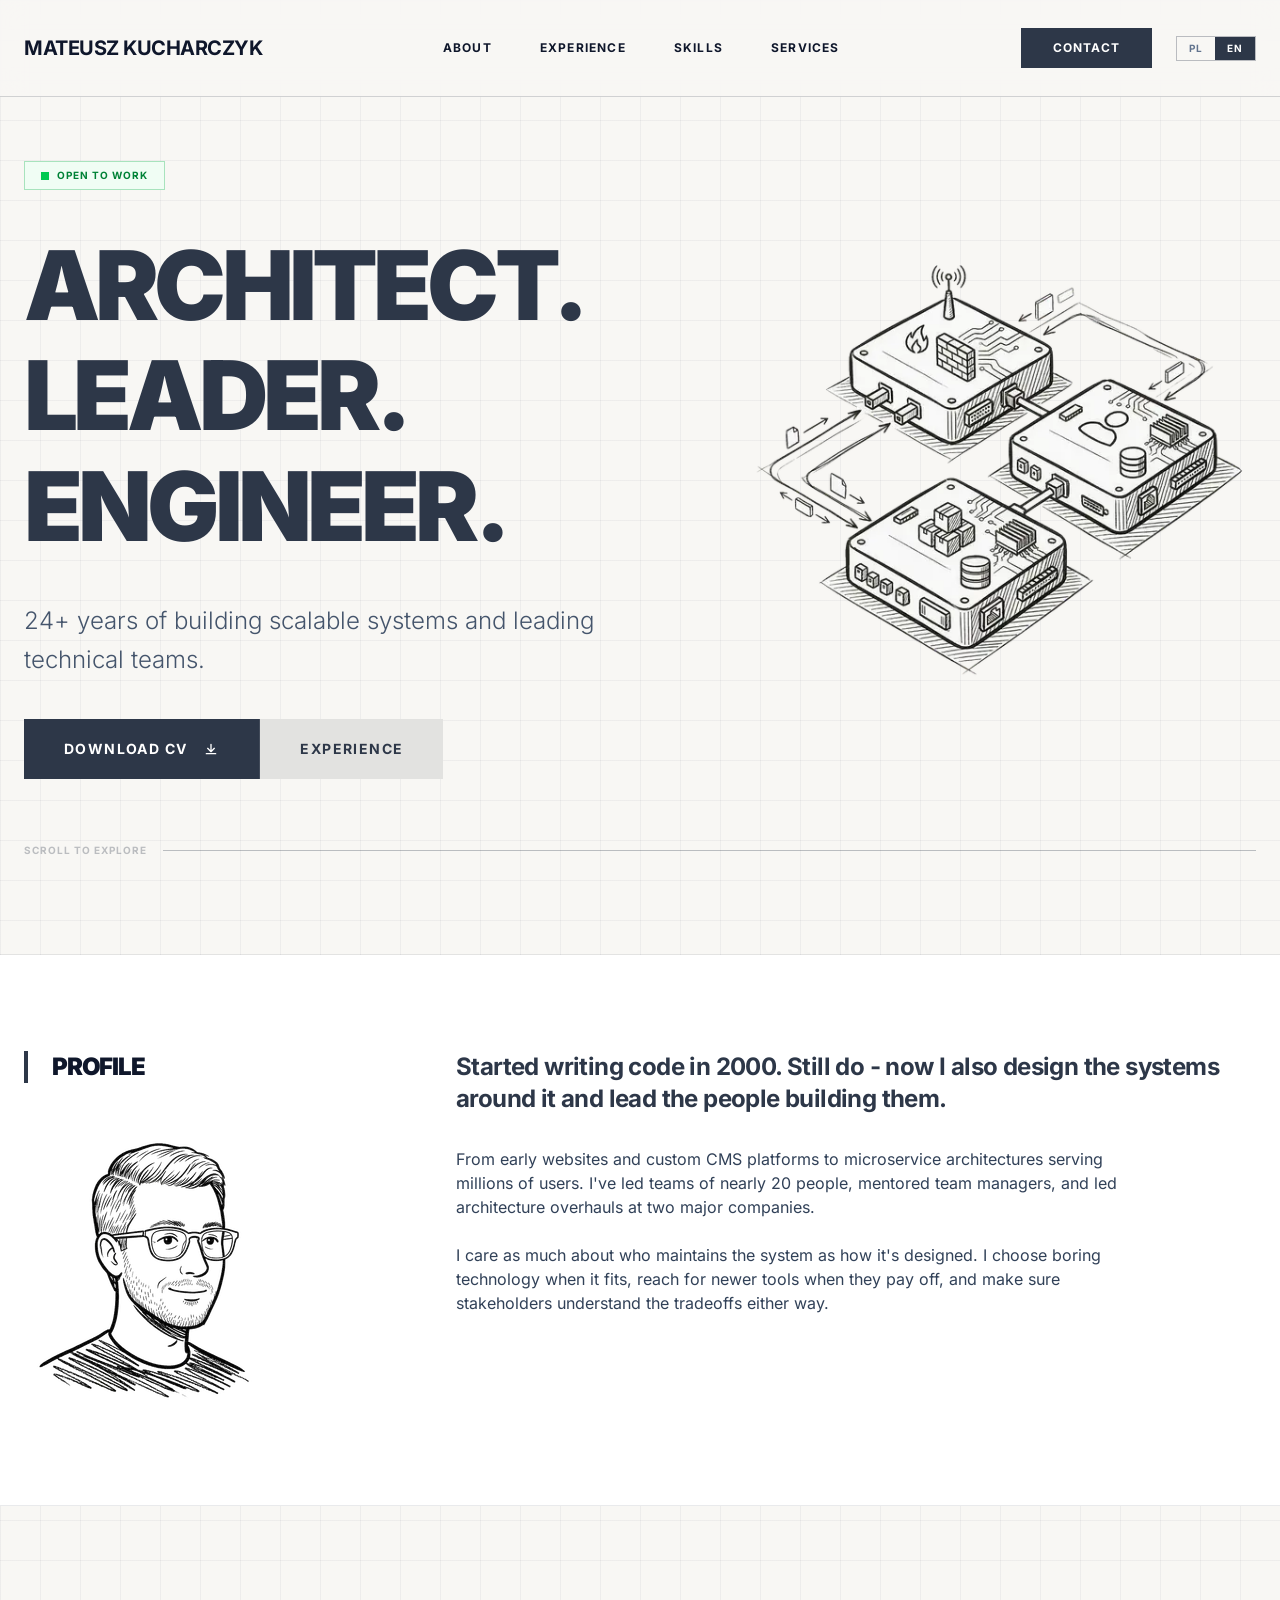
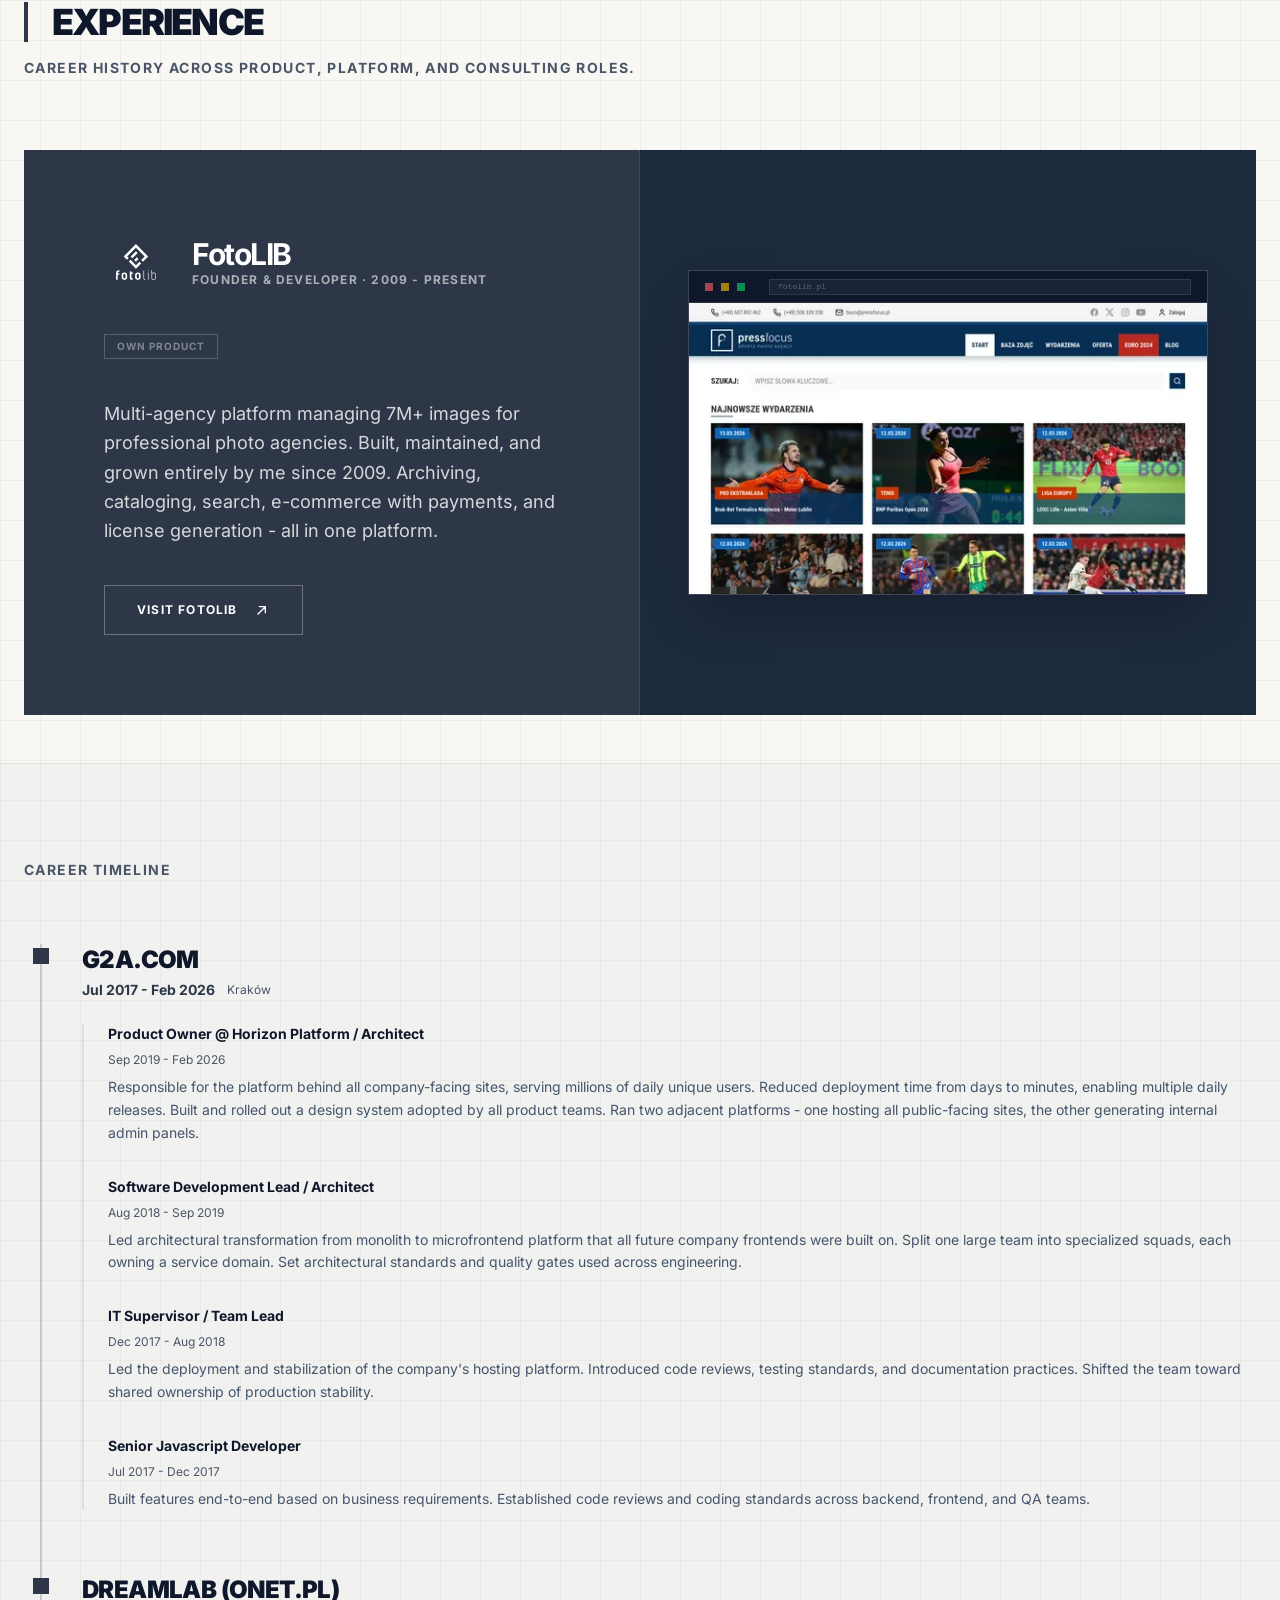
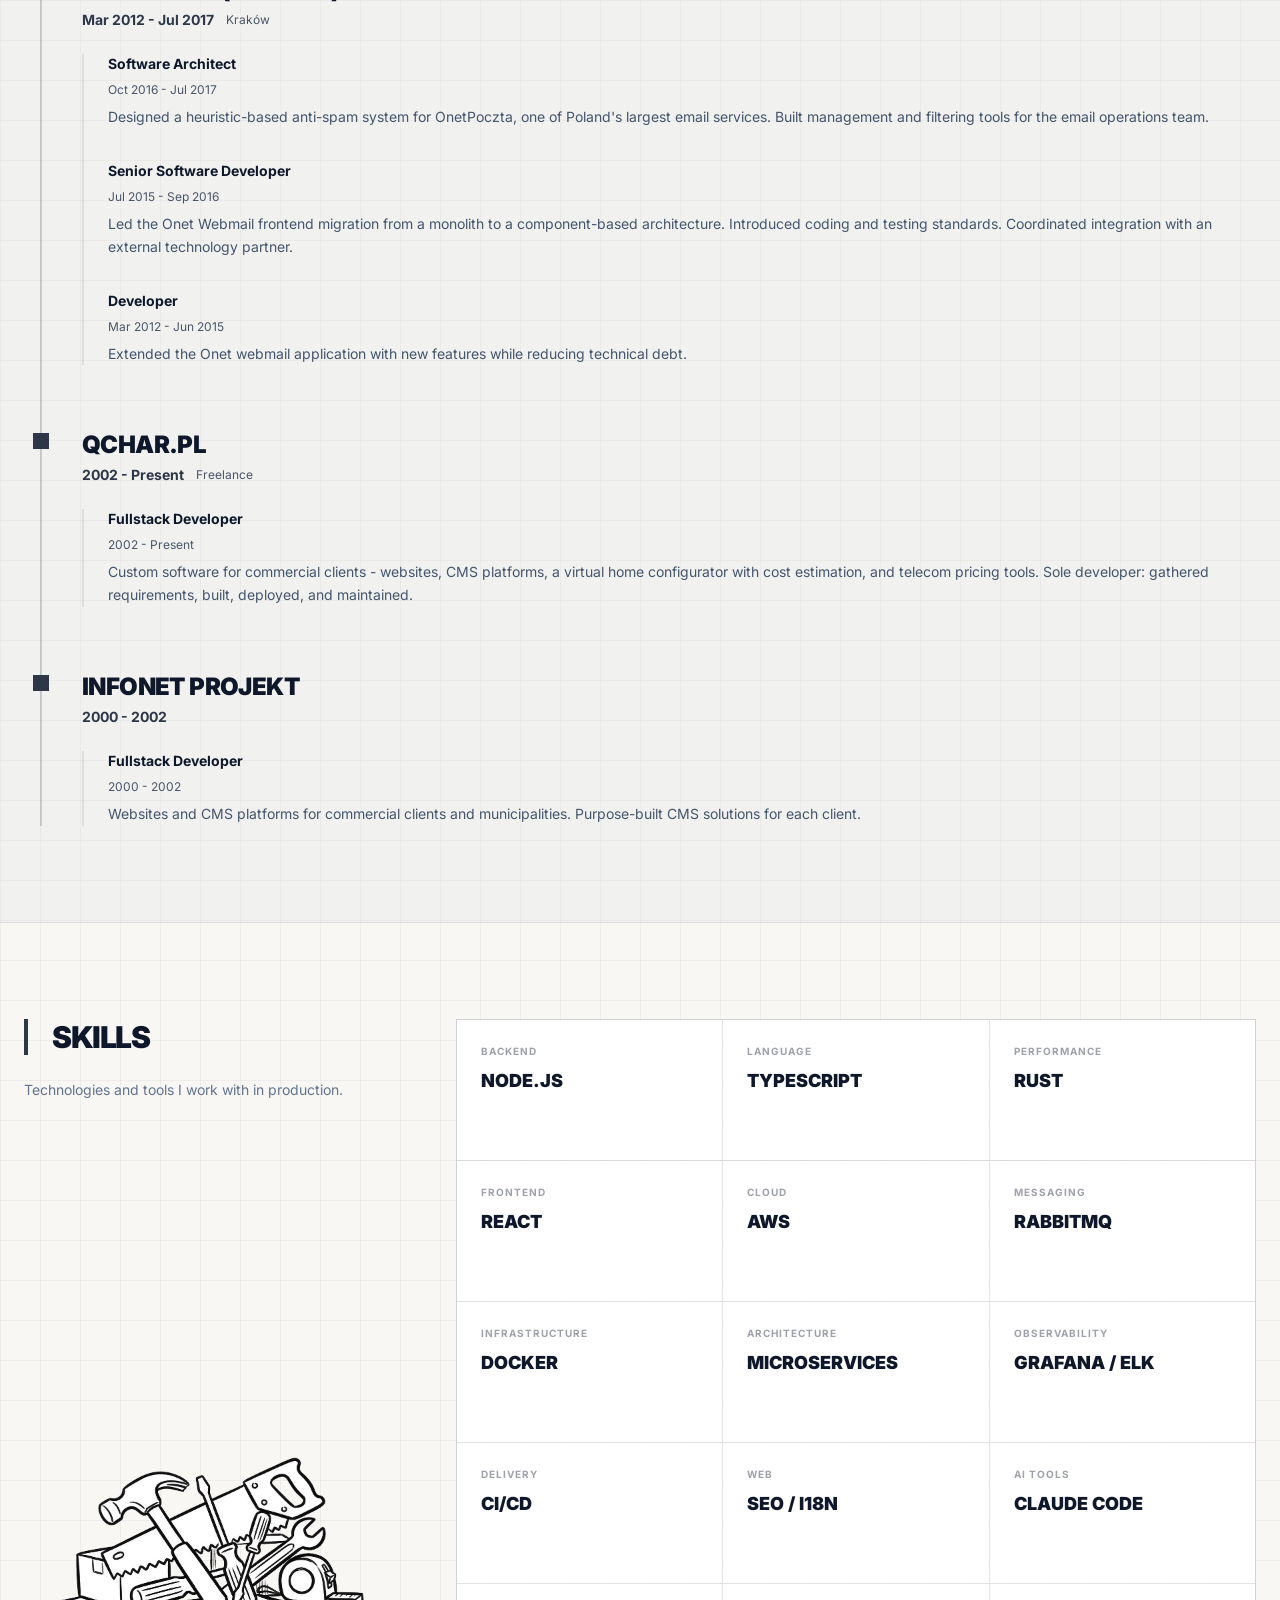
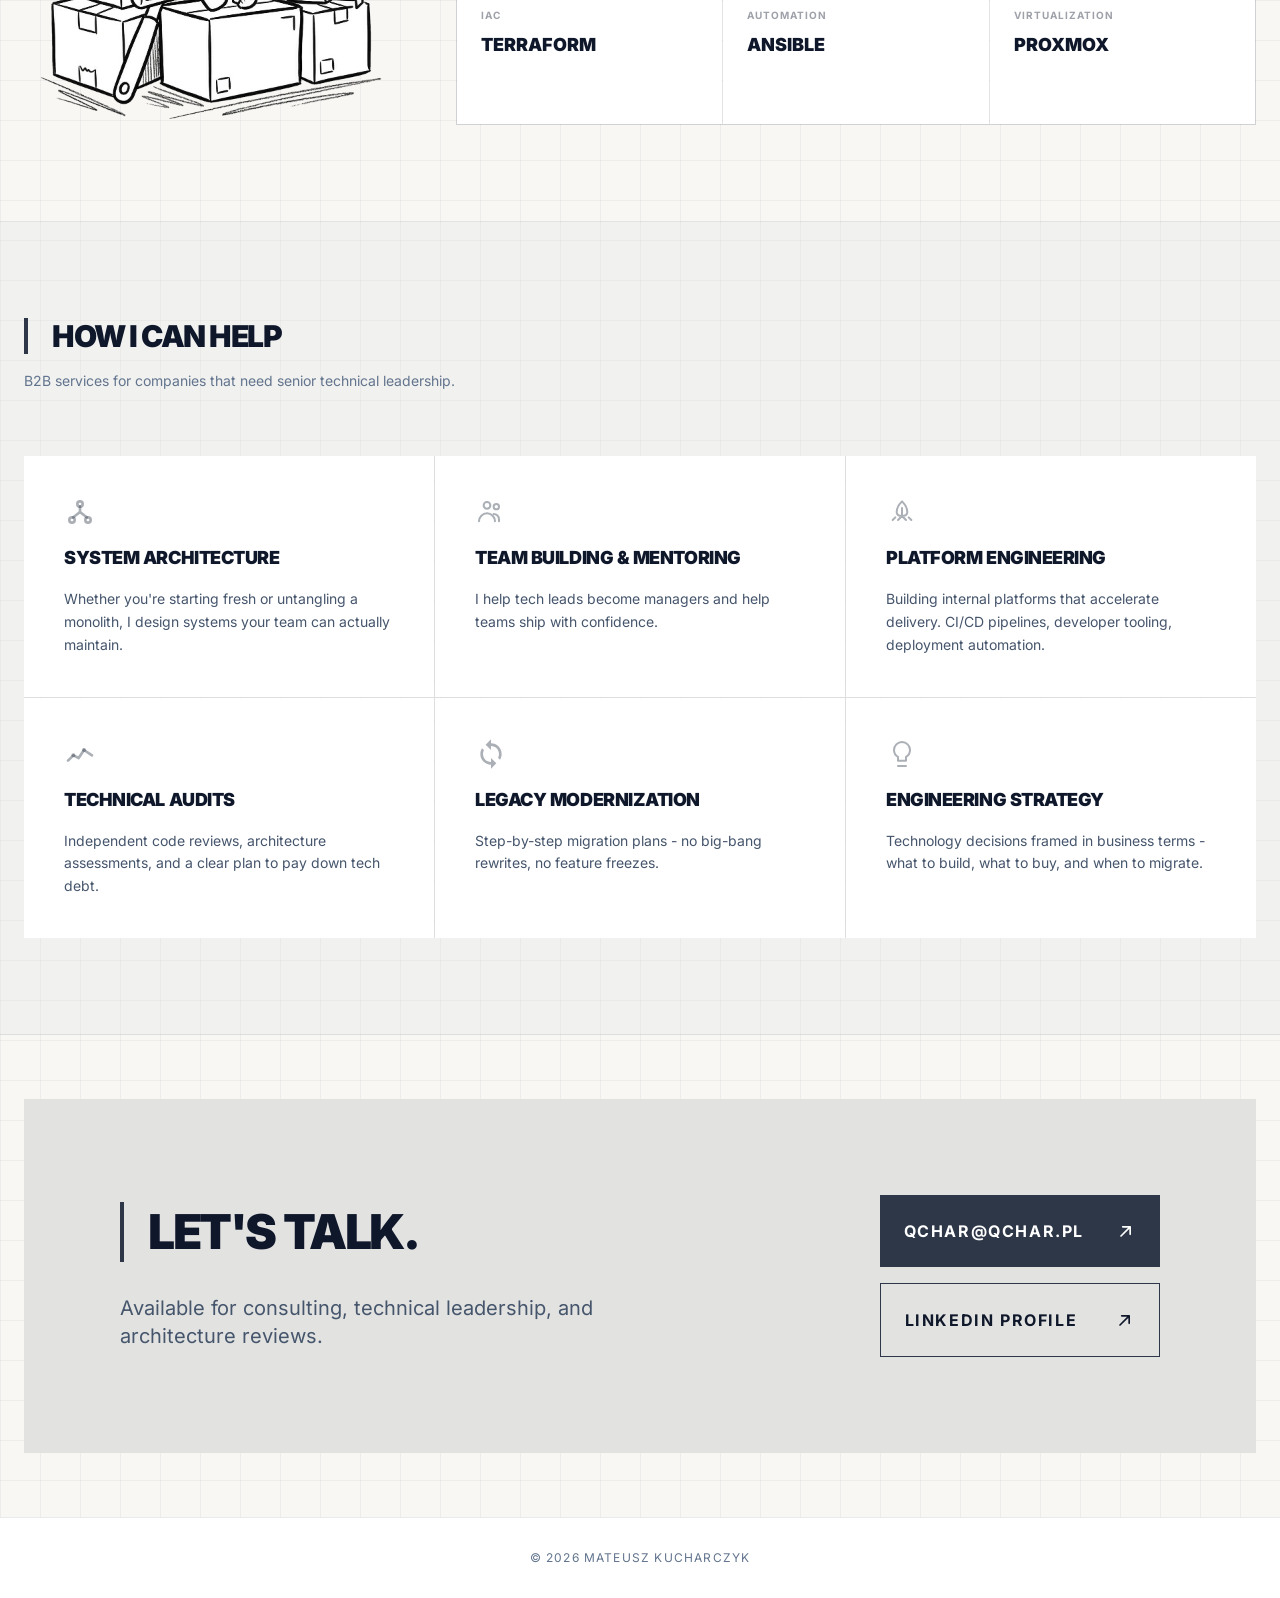
<file: en/index.html>
<!DOCTYPE html><html lang="en"> <head><meta charset="utf-8"><meta name="viewport" content="width=device-width, initial-scale=1.0"><title>Mateusz Kucharczyk - Software Architect, Leader, Engineer</title><meta name="description" content="Software architect, team leader, and product owner with 24+ years of experience building scalable systems. Kraków-based B2B consultant."><meta name="author" content="Mateusz Kucharczyk"><meta name="robots" content="index, follow"><meta name="theme-color" content="#2d3748"><meta name="color-scheme" content="light"><meta name="geo.region" content="PL-MA"><meta name="geo.placename" content="Kraków"><meta name="geo.position" content="50.0647;19.9450"><meta name="ICBM" content="50.0647, 19.9450"><link rel="preload" href="/_astro/inter-latin-wght-normal.Dx4kXJAl.woff2" as="font" type="font/woff2" crossorigin><link rel="preload" href="/_astro/inter-latin-ext-wght-normal.DO1Apj_S.woff2" as="font" type="font/woff2" crossorigin><link rel="icon" href="/favicon.ico" sizes="32x32"><link rel="icon" type="image/png" href="/favicon-32.png" sizes="32x32"><link rel="apple-touch-icon" href="/apple-touch-icon.png"><link rel="manifest" href="/site.webmanifest"><link rel="canonical" href="https://qchar.pl/en/"><link rel="alternate" hreflang="pl" href="https://qchar.pl/"><link rel="alternate" hreflang="en" href="https://qchar.pl/en/"><link rel="alternate" hreflang="x-default" href="https://qchar.pl/"><meta property="og:title" content="Mateusz Kucharczyk - Software Architect, Leader, Engineer"><meta property="og:description" content="Software architect, team leader, and product owner with 24+ years of experience building scalable systems. Kraków-based B2B consultant."><meta property="og:type" content="website"><meta property="og:url" content="https://qchar.pl/en/"><meta property="og:image" content="https://qchar.pl/og-image.png"><meta property="og:image:width" content="1200"><meta property="og:image:height" content="630"><meta property="og:image:alt" content="Mateusz Kucharczyk - Software Architect"><meta property="og:locale" content="en_US"><meta property="og:locale:alternate" content="pl_PL"><meta property="og:site_name" content="Mateusz Kucharczyk"><meta name="twitter:card" content="summary_large_image"><meta name="twitter:title" content="Mateusz Kucharczyk - Software Architect, Leader, Engineer"><meta name="twitter:description" content="Software architect, team leader, and product owner with 24+ years of experience building scalable systems. Kraków-based B2B consultant."><meta name="twitter:image" content="https://qchar.pl/og-image.png"><meta name="twitter:image:alt" content="Mateusz Kucharczyk - Software Architect"><script type="application/ld+json">{"@context":"https://schema.org","@type":"Person","@id":"https://qchar.pl/#person","name":"Mateusz Kucharczyk","url":"https://qchar.pl","image":"https://qchar.pl/me.png","jobTitle":"Software Architect","description":"Software architect, team leader, and product owner with 24+ years of experience building scalable systems. Kraków-based B2B consultant.","email":"qchar@qchar.pl","address":{"@type":"PostalAddress","addressLocality":"Kraków","addressRegion":"Małopolskie","addressCountry":"PL"},"sameAs":["https://www.linkedin.com/in/mateusz-kucharczyk-040a4a22/"],"knowsAbout":["Software Architecture","Team Leadership","Node.js","TypeScript","Rust","React","AWS","Docker","Microservices"],"alumniOf":{"@type":"EducationalOrganization","name":"The Silesian University of Technology"}}</script><script type="application/ld+json">{"@context":"https://schema.org","@type":"ProfessionalService","name":"Mateusz Kucharczyk - Software Architecture Consulting","url":"https://qchar.pl","description":"Software architect, team leader, and product owner with 24+ years of experience building scalable systems. Kraków-based B2B consultant.","provider":{"@type":"Person","@id":"https://qchar.pl/#person"},"areaServed":["Poland","Europe"],"address":{"@type":"PostalAddress","addressLocality":"Kraków","addressRegion":"Małopolskie","addressCountry":"PL"},"hasOfferCatalog":{"@type":"OfferCatalog","name":"Services","itemListElement":[{"@type":"Offer","itemOffered":{"@type":"Service","name":"System Architecture"}},{"@type":"Offer","itemOffered":{"@type":"Service","name":"Team Building & Mentoring"}},{"@type":"Offer","itemOffered":{"@type":"Service","name":"Platform Engineering"}},{"@type":"Offer","itemOffered":{"@type":"Service","name":"Technical Audits"}},{"@type":"Offer","itemOffered":{"@type":"Service","name":"Legacy Modernization"}},{"@type":"Offer","itemOffered":{"@type":"Service","name":"Engineering Strategy"}}]}}</script><script type="application/ld+json">{"@context":"https://schema.org","@type":"WebSite","name":"Mateusz Kucharczyk","url":"https://qchar.pl","inLanguage":["pl","en"],"author":{"@type":"Person","@id":"https://qchar.pl/#person"}}</script><style>@layer properties{@supports (((-webkit-hyphens:none)) and (not (margin-trim:inline))) or ((-moz-orient:inline) and (not (color:rgb(from red r g b)))){*,:before,:after,::backdrop{--tw-translate-x:0;--tw-translate-y:0;--tw-translate-z:0;--tw-space-y-reverse:0;--tw-border-style:solid;--tw-leading:initial;--tw-font-weight:initial;--tw-tracking:initial;--tw-shadow:0 0 #0000;--tw-shadow-color:initial;--tw-shadow-alpha:100%;--tw-inset-shadow:0 0 #0000;--tw-inset-shadow-color:initial;--tw-inset-shadow-alpha:100%;--tw-ring-color:initial;--tw-ring-shadow:0 0 #0000;--tw-inset-ring-color:initial;--tw-inset-ring-shadow:0 0 #0000;--tw-ring-inset:initial;--tw-ring-offset-width:0px;--tw-ring-offset-color:#fff;--tw-ring-offset-shadow:0 0 #0000;--tw-blur:initial;--tw-brightness:initial;--tw-contrast:initial;--tw-grayscale:initial;--tw-hue-rotate:initial;--tw-invert:initial;--tw-opacity:initial;--tw-saturate:initial;--tw-sepia:initial;--tw-drop-shadow:initial;--tw-drop-shadow-color:initial;--tw-drop-shadow-alpha:100%;--tw-drop-shadow-size:initial;--tw-backdrop-blur:initial;--tw-backdrop-brightness:initial;--tw-backdrop-contrast:initial;--tw-backdrop-grayscale:initial;--tw-backdrop-hue-rotate:initial;--tw-backdrop-invert:initial;--tw-backdrop-opacity:initial;--tw-backdrop-saturate:initial;--tw-backdrop-sepia:initial;--tw-duration:initial;--tw-ease:initial}}}@font-face{font-family:Inter Variable;font-style:normal;font-display:swap;font-weight:100 900;src:url(/_astro/inter-cyrillic-ext-wght-normal.BOeWTOD4.woff2)format("woff2-variations");unicode-range:U+460-52F,U+1C80-1C8A,U+20B4,U+2DE0-2DFF,U+A640-A69F,U+FE2E-FE2F}@font-face{font-family:Inter Variable;font-style:normal;font-display:swap;font-weight:100 900;src:url(/_astro/inter-cyrillic-wght-normal.DqGufNeO.woff2)format("woff2-variations");unicode-range:U+301,U+400-45F,U+490-491,U+4B0-4B1,U+2116}@font-face{font-family:Inter Variable;font-style:normal;font-display:swap;font-weight:100 900;src:url(/_astro/inter-greek-ext-wght-normal.DlzME5K_.woff2)format("woff2-variations");unicode-range:U+1F??}@font-face{font-family:Inter Variable;font-style:normal;font-display:swap;font-weight:100 900;src:url(/_astro/inter-greek-wght-normal.CkhJZR-_.woff2)format("woff2-variations");unicode-range:U+370-377,U+37A-37F,U+384-38A,U+38C,U+38E-3A1,U+3A3-3FF}@font-face{font-family:Inter Variable;font-style:normal;font-display:swap;font-weight:100 900;src:url(/_astro/inter-vietnamese-wght-normal.CBcvBZtf.woff2)format("woff2-variations");unicode-range:U+102-103,U+110-111,U+128-129,U+168-169,U+1A0-1A1,U+1AF-1B0,U+300-301,U+303-304,U+308-309,U+323,U+329,U+1EA0-1EF9,U+20AB}@font-face{font-family:Inter Variable;font-style:normal;font-display:swap;font-weight:100 900;src:url(/_astro/inter-latin-ext-wght-normal.DO1Apj_S.woff2)format("woff2-variations");unicode-range:U+100-2BA,U+2BD-2C5,U+2C7-2CC,U+2CE-2D7,U+2DD-2FF,U+304,U+308,U+329,U+1D00-1DBF,U+1E00-1E9F,U+1EF2-1EFF,U+2020,U+20A0-20AB,U+20AD-20C0,U+2113,U+2C60-2C7F,U+A720-A7FF}@font-face{font-family:Inter Variable;font-style:normal;font-display:swap;font-weight:100 900;src:url(/_astro/inter-latin-wght-normal.Dx4kXJAl.woff2)format("woff2-variations");unicode-range:U+??,U+131,U+152-153,U+2BB-2BC,U+2C6,U+2DA,U+2DC,U+304,U+308,U+329,U+2000-206F,U+20AC,U+2122,U+2191,U+2193,U+2212,U+2215,U+FEFF,U+FFFD}@layer theme{:root,:host{--font-sans:"Inter Variable", sans-serif;--font-serif:ui-serif, Georgia, Cambria, "Times New Roman", Times, serif;--font-mono:ui-monospace, SFMono-Regular, Menlo, Monaco, Consolas, "Liberation Mono", "Courier New", monospace;--color-red-400:oklch(70.4% .191 22.216);--color-yellow-400:oklch(85.2% .199 91.936);--color-green-50:oklch(98.2% .018 155.826);--color-green-400:oklch(79.2% .209 151.711);--color-green-500:oklch(72.3% .219 149.579);--color-green-600:oklch(62.7% .194 149.214);--color-green-700:oklch(52.7% .154 150.069);--color-slate-300:oklch(86.9% .022 252.894);--color-slate-400:oklch(70.4% .04 256.788);--color-slate-500:oklch(55.4% .046 257.417);--color-slate-600:oklch(44.6% .043 257.281);--color-slate-700:oklch(37.2% .044 257.287);--color-slate-800:oklch(27.9% .041 260.031);--color-slate-900:oklch(20.8% .042 265.755);--color-white:#fff;--spacing:.25rem;--container-sm:24rem;--container-xl:36rem;--container-2xl:42rem;--container-4xl:56rem;--container-7xl:80rem;--text-xs:.75rem;--text-xs--line-height:calc(1 / .75);--text-sm:.875rem;--text-sm--line-height:calc(1.25 / .875);--text-base:1rem;--text-base--line-height: 1.5 ;--text-lg:1.125rem;--text-lg--line-height:calc(1.75 / 1.125);--text-xl:1.25rem;--text-xl--line-height:calc(1.75 / 1.25);--text-2xl:1.5rem;--text-2xl--line-height:calc(2 / 1.5);--text-3xl:1.875rem;--text-3xl--line-height: 1.2 ;--text-4xl:2.25rem;--text-4xl--line-height:calc(2.5 / 2.25);--text-5xl:3rem;--text-5xl--line-height:1;--text-6xl:3.75rem;--text-6xl--line-height:1;--text-8xl:6rem;--text-8xl--line-height:1;--font-weight-light:300;--font-weight-medium:500;--font-weight-bold:700;--font-weight-black:900;--tracking-tighter:-.05em;--tracking-tight:-.025em;--tracking-widest:.1em;--leading-tight:1.25;--leading-snug:1.375;--leading-relaxed:1.625;--radius-xl:.75rem;--ease-in-out:cubic-bezier(.4, 0, .2, 1);--blur-md:12px;--blur-lg:16px;--aspect-video:16 / 9;--default-transition-duration:.15s;--default-transition-timing-function:cubic-bezier(.4, 0, .2, 1);--default-font-family:var(--font-sans);--default-mono-font-family:var(--font-mono);--color-primary:#2d3748;--color-accent:#4a5568;--color-surface:#f8f7f4;--color-surface-alt:#e2e2e0}}@layer base{*,:after,:before,::backdrop{box-sizing:border-box;border:0 solid;margin:0;padding:0}::file-selector-button{box-sizing:border-box;border:0 solid;margin:0;padding:0}html,:host{-webkit-text-size-adjust:100%;tab-size:4;line-height:1.5;font-family:var(--default-font-family,ui-sans-serif, system-ui, sans-serif, "Apple Color Emoji", "Segoe UI Emoji", "Segoe UI Symbol", "Noto Color Emoji");font-feature-settings:var(--default-font-feature-settings,normal);font-variation-settings:var(--default-font-variation-settings,normal);-webkit-tap-highlight-color:transparent}hr{height:0;color:inherit;border-top-width:1px}abbr:where([title]){-webkit-text-decoration:underline dotted;text-decoration:underline dotted}h1,h2,h3,h4,h5,h6{font-size:inherit;font-weight:inherit}a{color:inherit;-webkit-text-decoration:inherit;text-decoration:inherit}b,strong{font-weight:bolder}code,kbd,samp,pre{font-family:var(--default-mono-font-family,ui-monospace, SFMono-Regular, Menlo, Monaco, Consolas, "Liberation Mono", "Courier New", monospace);font-feature-settings:var(--default-mono-font-feature-settings,normal);font-variation-settings:var(--default-mono-font-variation-settings,normal);font-size:1em}small{font-size:80%}sub,sup{vertical-align:baseline;font-size:75%;line-height:0;position:relative}sub{bottom:-.25em}sup{top:-.5em}table{text-indent:0;border-color:inherit;border-collapse:collapse}:-moz-focusring{outline:auto}progress{vertical-align:baseline}summary{display:list-item}ol,ul,menu{list-style:none}img,svg,video,canvas,audio,iframe,embed,object{vertical-align:middle;display:block}img,video{max-width:100%;height:auto}button,input,select,optgroup,textarea{font:inherit;font-feature-settings:inherit;font-variation-settings:inherit;letter-spacing:inherit;color:inherit;opacity:1;background-color:#0000;border-radius:0}::file-selector-button{font:inherit;font-feature-settings:inherit;font-variation-settings:inherit;letter-spacing:inherit;color:inherit;opacity:1;background-color:#0000;border-radius:0}:where(select:is([multiple],[size])) optgroup{font-weight:bolder}:where(select:is([multiple],[size])) optgroup option{padding-inline-start:20px}::file-selector-button{margin-inline-end:4px}::placeholder{opacity:1}@supports (not ((-webkit-appearance:-apple-pay-button))) or (contain-intrinsic-size:1px){::placeholder{color:currentColor}@supports (color:color-mix(in lab,red,red)){::placeholder{color:color-mix(in oklab,currentcolor 50%,transparent)}}}textarea{resize:vertical}::-webkit-search-decoration{-webkit-appearance:none}::-webkit-date-and-time-value{min-height:1lh;text-align:inherit}::-webkit-datetime-edit{display:inline-flex}::-webkit-datetime-edit-fields-wrapper{padding:0}::-webkit-datetime-edit{padding-block:0}::-webkit-datetime-edit-year-field{padding-block:0}::-webkit-datetime-edit-month-field{padding-block:0}::-webkit-datetime-edit-day-field{padding-block:0}::-webkit-datetime-edit-hour-field{padding-block:0}::-webkit-datetime-edit-minute-field{padding-block:0}::-webkit-datetime-edit-second-field{padding-block:0}::-webkit-datetime-edit-millisecond-field{padding-block:0}::-webkit-datetime-edit-meridiem-field{padding-block:0}::-webkit-calendar-picker-indicator{line-height:1}:-moz-ui-invalid{box-shadow:none}button,input:where([type=button],[type=reset],[type=submit]){appearance:button}::file-selector-button{appearance:button}::-webkit-inner-spin-button{height:auto}::-webkit-outer-spin-button{height:auto}[hidden]:where(:not([hidden=until-found])){display:none!important}}@layer components;@layer utilities{.visible{visibility:visible}.absolute{position:absolute}.fixed{position:fixed}.relative{position:relative}.static{position:static}.sticky{position:sticky}.inset-0{inset:calc(var(--spacing) * 0)}.top-0{top:calc(var(--spacing) * 0)}.top-1{top:calc(var(--spacing) * 1)}.top-5{top:calc(var(--spacing) * 5)}.right-0{right:calc(var(--spacing) * 0)}.right-6{right:calc(var(--spacing) * 6)}.-left-\[9px\]{left:-9px}.-left-\[51px\]{left:-51px}.z-10{z-index:10}.z-50{z-index:50}.z-\[60\]{z-index:60}.mx-auto{margin-inline:auto}.-mt-32{margin-top:calc(var(--spacing) * -32)}.mt-1{margin-top:calc(var(--spacing) * 1)}.mt-4{margin-top:calc(var(--spacing) * 4)}.mt-6{margin-top:calc(var(--spacing) * 6)}.mt-8{margin-top:calc(var(--spacing) * 8)}.mt-16{margin-top:calc(var(--spacing) * 16)}.-mr-32{margin-right:calc(var(--spacing) * -32)}.mb-2{margin-bottom:calc(var(--spacing) * 2)}.mb-4{margin-bottom:calc(var(--spacing) * 4)}.mb-6{margin-bottom:calc(var(--spacing) * 6)}.mb-8{margin-bottom:calc(var(--spacing) * 8)}.mb-10{margin-bottom:calc(var(--spacing) * 10)}.mb-16{margin-bottom:calc(var(--spacing) * 16)}.mb-20{margin-bottom:calc(var(--spacing) * 20)}.-ml-8{margin-left:calc(var(--spacing) * -8)}.ml-2{margin-left:calc(var(--spacing) * 2)}.ml-4{margin-left:calc(var(--spacing) * 4)}.block{display:block}.flex{display:flex}.grid{display:grid}.hidden{display:none}.inline-block{display:inline-block}.inline-flex{display:inline-flex}.aspect-video{aspect-ratio:var(--aspect-video)}.size-4{width:calc(var(--spacing) * 4);height:calc(var(--spacing) * 4)}.size-8{width:calc(var(--spacing) * 8);height:calc(var(--spacing) * 8)}.h-1{height:calc(var(--spacing) * 1)}.h-2{height:calc(var(--spacing) * 2)}.h-4{height:calc(var(--spacing) * 4)}.h-5{height:calc(var(--spacing) * 5)}.h-8{height:calc(var(--spacing) * 8)}.h-16{height:calc(var(--spacing) * 16)}.h-24{height:calc(var(--spacing) * 24)}.h-64{height:calc(var(--spacing) * 64)}.h-auto{height:auto}.h-full{height:100%}.h-px{height:1px}.min-h-screen{min-height:100vh}.w-2{width:calc(var(--spacing) * 2)}.w-4{width:calc(var(--spacing) * 4)}.w-5{width:calc(var(--spacing) * 5)}.w-8{width:calc(var(--spacing) * 8)}.w-16{width:calc(var(--spacing) * 16)}.w-64{width:calc(var(--spacing) * 64)}.w-fit{width:fit-content}.w-full{width:100%}.max-w-2xl{max-width:var(--container-2xl)}.max-w-4xl{max-width:var(--container-4xl)}.max-w-7xl{max-width:var(--container-7xl)}.max-w-sm{max-width:var(--container-sm)}.max-w-xl{max-width:var(--container-xl)}.flex-1{flex:1}.shrink-0{flex-shrink:0}.flex-grow{flex-grow:1}.translate-y-0{--tw-translate-y:calc(var(--spacing) * 0);translate:var(--tw-translate-x) var(--tw-translate-y)}.cursor-default{cursor:default}.scroll-mt-24{scroll-margin-top:calc(var(--spacing) * 24)}.grid-cols-1{grid-template-columns:repeat(1,minmax(0,1fr))}.grid-cols-2{grid-template-columns:repeat(2,minmax(0,1fr))}.flex-col{flex-direction:column}.items-center{align-items:center}.items-end{align-items:flex-end}.items-start{align-items:flex-start}.justify-between{justify-content:space-between}.justify-center{justify-content:center}.gap-0{gap:calc(var(--spacing) * 0)}.gap-2{gap:calc(var(--spacing) * 2)}.gap-3{gap:calc(var(--spacing) * 3)}.gap-4{gap:calc(var(--spacing) * 4)}.gap-6{gap:calc(var(--spacing) * 6)}.gap-8{gap:calc(var(--spacing) * 8)}.gap-10{gap:calc(var(--spacing) * 10)}.gap-12{gap:calc(var(--spacing) * 12)}.gap-16{gap:calc(var(--spacing) * 16)}.gap-px{gap:1px}:where(.space-y-2>:not(:last-child)){--tw-space-y-reverse:0;margin-block-start:calc(calc(var(--spacing) * 2) * var(--tw-space-y-reverse));margin-block-end:calc(calc(var(--spacing) * 2) * calc(1 - var(--tw-space-y-reverse)))}:where(.space-y-4>:not(:last-child)){--tw-space-y-reverse:0;margin-block-start:calc(calc(var(--spacing) * 4) * var(--tw-space-y-reverse));margin-block-end:calc(calc(var(--spacing) * 4) * calc(1 - var(--tw-space-y-reverse)))}:where(.space-y-6>:not(:last-child)){--tw-space-y-reverse:0;margin-block-start:calc(calc(var(--spacing) * 6) * var(--tw-space-y-reverse));margin-block-end:calc(calc(var(--spacing) * 6) * calc(1 - var(--tw-space-y-reverse)))}:where(.space-y-8>:not(:last-child)){--tw-space-y-reverse:0;margin-block-start:calc(calc(var(--spacing) * 8) * var(--tw-space-y-reverse));margin-block-end:calc(calc(var(--spacing) * 8) * calc(1 - var(--tw-space-y-reverse)))}:where(.space-y-10>:not(:last-child)){--tw-space-y-reverse:0;margin-block-start:calc(calc(var(--spacing) * 10) * var(--tw-space-y-reverse));margin-block-end:calc(calc(var(--spacing) * 10) * calc(1 - var(--tw-space-y-reverse)))}.overflow-hidden{overflow:hidden}.overflow-x-hidden{overflow-x:hidden}.rounded-full{border-radius:3.40282e38px}.rounded-xl{border-radius:var(--radius-xl)}.border{border-style:var(--tw-border-style);border-width:1px}.border-4{border-style:var(--tw-border-style);border-width:4px}.border-t{border-top-style:var(--tw-border-style);border-top-width:1px}.border-t-2{border-top-style:var(--tw-border-style);border-top-width:2px}.border-r-2{border-right-style:var(--tw-border-style);border-right-width:2px}.border-b{border-bottom-style:var(--tw-border-style);border-bottom-width:1px}.border-l{border-left-style:var(--tw-border-style);border-left-width:1px}.border-l-2{border-left-style:var(--tw-border-style);border-left-width:2px}.border-l-4{border-left-style:var(--tw-border-style);border-left-width:4px}.border-green-600\/30{border-color:#00a5444d}@supports (color:color-mix(in lab,red,red)){.border-green-600\/30{border-color:color-mix(in oklab,var(--color-green-600) 30%,transparent)}}.border-primary{border-color:var(--color-primary)}.border-primary\/5{border-color:#2d37480d}@supports (color:color-mix(in lab,red,red)){.border-primary\/5{border-color:color-mix(in oklab,var(--color-primary) 5%,transparent)}}.border-primary\/10{border-color:#2d37481a}@supports (color:color-mix(in lab,red,red)){.border-primary\/10{border-color:color-mix(in oklab,var(--color-primary) 10%,transparent)}}.border-primary\/20{border-color:#2d374833}@supports (color:color-mix(in lab,red,red)){.border-primary\/20{border-color:color-mix(in oklab,var(--color-primary) 20%,transparent)}}.border-primary\/30{border-color:#2d37484d}@supports (color:color-mix(in lab,red,red)){.border-primary\/30{border-color:color-mix(in oklab,var(--color-primary) 30%,transparent)}}.border-slate-700\/50{border-color:#31415880}@supports (color:color-mix(in lab,red,red)){.border-slate-700\/50{border-color:color-mix(in oklab,var(--color-slate-700) 50%,transparent)}}.border-surface{border-color:var(--color-surface)}.border-white{border-color:var(--color-white)}.border-white\/10{border-color:#ffffff1a}@supports (color:color-mix(in lab,red,red)){.border-white\/10{border-color:color-mix(in oklab,var(--color-white) 10%,transparent)}}.border-white\/20{border-color:#fff3}@supports (color:color-mix(in lab,red,red)){.border-white\/20{border-color:color-mix(in oklab,var(--color-white) 20%,transparent)}}.border-white\/30{border-color:#ffffff4d}@supports (color:color-mix(in lab,red,red)){.border-white\/30{border-color:color-mix(in oklab,var(--color-white) 30%,transparent)}}.bg-accent{background-color:var(--color-accent)}.bg-accent\/10{background-color:#4a55681a}@supports (color:color-mix(in lab,red,red)){.bg-accent\/10{background-color:color-mix(in oklab,var(--color-accent) 10%,transparent)}}.bg-current{background-color:currentColor}.bg-green-50{background-color:var(--color-green-50)}.bg-green-400\/60{background-color:#05df7299}@supports (color:color-mix(in lab,red,red)){.bg-green-400\/60{background-color:color-mix(in oklab,var(--color-green-400) 60%,transparent)}}.bg-green-500{background-color:var(--color-green-500)}.bg-primary{background-color:var(--color-primary)}.bg-primary\/10{background-color:#2d37481a}@supports (color:color-mix(in lab,red,red)){.bg-primary\/10{background-color:color-mix(in oklab,var(--color-primary) 10%,transparent)}}.bg-red-400\/60{background-color:#ff656899}@supports (color:color-mix(in lab,red,red)){.bg-red-400\/60{background-color:color-mix(in oklab,var(--color-red-400) 60%,transparent)}}.bg-slate-800{background-color:var(--color-slate-800)}.bg-slate-900{background-color:var(--color-slate-900)}.bg-surface{background-color:var(--color-surface)}.bg-surface-alt{background-color:var(--color-surface-alt)}.bg-surface-alt\/30{background-color:#e2e2e04d}@supports (color:color-mix(in lab,red,red)){.bg-surface-alt\/30{background-color:color-mix(in oklab,var(--color-surface-alt) 30%,transparent)}}.bg-surface\/90{background-color:#f8f7f4e6}@supports (color:color-mix(in lab,red,red)){.bg-surface\/90{background-color:color-mix(in oklab,var(--color-surface) 90%,transparent)}}.bg-surface\/95{background-color:#f8f7f4f2}@supports (color:color-mix(in lab,red,red)){.bg-surface\/95{background-color:color-mix(in oklab,var(--color-surface) 95%,transparent)}}.bg-white{background-color:var(--color-white)}.bg-white\/5{background-color:#ffffff0d}@supports (color:color-mix(in lab,red,red)){.bg-white\/5{background-color:color-mix(in oklab,var(--color-white) 5%,transparent)}}.bg-white\/10{background-color:#ffffff1a}@supports (color:color-mix(in lab,red,red)){.bg-white\/10{background-color:color-mix(in oklab,var(--color-white) 10%,transparent)}}.bg-yellow-400\/60{background-color:#fac80099}@supports (color:color-mix(in lab,red,red)){.bg-yellow-400\/60{background-color:color-mix(in oklab,var(--color-yellow-400) 60%,transparent)}}.object-cover{object-fit:cover}.object-top{object-position:top}.p-6{padding:calc(var(--spacing) * 6)}.p-8{padding:calc(var(--spacing) * 8)}.p-10{padding:calc(var(--spacing) * 10)}.p-12{padding:calc(var(--spacing) * 12)}.px-2{padding-inline:calc(var(--spacing) * 2)}.px-3{padding-inline:calc(var(--spacing) * 3)}.px-4{padding-inline:calc(var(--spacing) * 4)}.px-6{padding-inline:calc(var(--spacing) * 6)}.px-8{padding-inline:calc(var(--spacing) * 8)}.px-10{padding-inline:calc(var(--spacing) * 10)}.py-1{padding-block:calc(var(--spacing) * 1)}.py-1\.5{padding-block:calc(var(--spacing) * 1.5)}.py-2{padding-block:calc(var(--spacing) * 2)}.py-3{padding-block:calc(var(--spacing) * 3)}.py-4{padding-block:calc(var(--spacing) * 4)}.py-5{padding-block:calc(var(--spacing) * 5)}.py-8{padding-block:calc(var(--spacing) * 8)}.py-12{padding-block:calc(var(--spacing) * 12)}.pt-6{padding-top:calc(var(--spacing) * 6)}.pt-8{padding-top:calc(var(--spacing) * 8)}.pt-12{padding-top:calc(var(--spacing) * 12)}.pb-6{padding-bottom:calc(var(--spacing) * 6)}.pb-12{padding-bottom:calc(var(--spacing) * 12)}.pb-16{padding-bottom:calc(var(--spacing) * 16)}.pl-6{padding-left:calc(var(--spacing) * 6)}.pl-10{padding-left:calc(var(--spacing) * 10)}.text-center{text-align:center}.text-right{text-align:right}.font-mono{font-family:var(--font-mono)}.font-sans{font-family:var(--font-sans)}.font-serif{font-family:var(--font-serif)}.text-2xl{font-size:var(--text-2xl);line-height:var(--tw-leading,var(--text-2xl--line-height))}.text-3xl{font-size:var(--text-3xl);line-height:var(--tw-leading,var(--text-3xl--line-height))}.text-4xl{font-size:var(--text-4xl);line-height:var(--tw-leading,var(--text-4xl--line-height))}.text-6xl{font-size:var(--text-6xl);line-height:var(--tw-leading,var(--text-6xl--line-height))}.text-8xl{font-size:var(--text-8xl);line-height:var(--tw-leading,var(--text-8xl--line-height))}.text-base{font-size:var(--text-base);line-height:var(--tw-leading,var(--text-base--line-height))}.text-lg{font-size:var(--text-lg);line-height:var(--tw-leading,var(--text-lg--line-height))}.text-sm{font-size:var(--text-sm);line-height:var(--tw-leading,var(--text-sm--line-height))}.text-xl{font-size:var(--text-xl);line-height:var(--tw-leading,var(--text-xl--line-height))}.text-xs{font-size:var(--text-xs);line-height:var(--tw-leading,var(--text-xs--line-height))}.text-\[8px\]{font-size:8px}.text-\[10px\]{font-size:10px}.text-\[11px\]{font-size:11px}.leading-\[1\.15\]{--tw-leading:1.15;line-height:1.15}.leading-relaxed{--tw-leading:var(--leading-relaxed);line-height:var(--leading-relaxed)}.leading-snug{--tw-leading:var(--leading-snug);line-height:var(--leading-snug)}.leading-tight{--tw-leading:var(--leading-tight);line-height:var(--leading-tight)}.font-black{--tw-font-weight:var(--font-weight-black);font-weight:var(--font-weight-black)}.font-bold{--tw-font-weight:var(--font-weight-bold);font-weight:var(--font-weight-bold)}.font-light{--tw-font-weight:var(--font-weight-light);font-weight:var(--font-weight-light)}.font-medium{--tw-font-weight:var(--font-weight-medium);font-weight:var(--font-weight-medium)}.tracking-tight{--tw-tracking:var(--tracking-tight);letter-spacing:var(--tracking-tight)}.tracking-tighter{--tw-tracking:var(--tracking-tighter);letter-spacing:var(--tracking-tighter)}.tracking-widest{--tw-tracking:var(--tracking-widest);letter-spacing:var(--tracking-widest)}.text-accent{color:var(--color-accent)}.text-green-700{color:var(--color-green-700)}.text-primary{color:var(--color-primary)}.text-primary\/30{color:#2d37484d}@supports (color:color-mix(in lab,red,red)){.text-primary\/30{color:color-mix(in oklab,var(--color-primary) 30%,transparent)}}.text-primary\/40{color:#2d374866}@supports (color:color-mix(in lab,red,red)){.text-primary\/40{color:color-mix(in oklab,var(--color-primary) 40%,transparent)}}.text-slate-400{color:var(--color-slate-400)}.text-slate-500{color:var(--color-slate-500)}.text-slate-600{color:var(--color-slate-600)}.text-slate-700{color:var(--color-slate-700)}.text-slate-900{color:var(--color-slate-900)}.text-white{color:var(--color-white)}.text-white\/30{color:#ffffff4d}@supports (color:color-mix(in lab,red,red)){.text-white\/30{color:color-mix(in oklab,var(--color-white) 30%,transparent)}}.text-white\/40{color:#fff6}@supports (color:color-mix(in lab,red,red)){.text-white\/40{color:color-mix(in oklab,var(--color-white) 40%,transparent)}}.text-white\/60{color:#fff9}@supports (color:color-mix(in lab,red,red)){.text-white\/60{color:color-mix(in oklab,var(--color-white) 60%,transparent)}}.text-white\/80{color:#fffc}@supports (color:color-mix(in lab,red,red)){.text-white\/80{color:color-mix(in oklab,var(--color-white) 80%,transparent)}}.uppercase{text-transform:uppercase}.italic{font-style:italic}.antialiased{-webkit-font-smoothing:antialiased;-moz-osx-font-smoothing:grayscale}.opacity-20{opacity:.2}.opacity-40{opacity:.4}.opacity-60{opacity:.6}.opacity-100{opacity:1}.shadow-2xl{--tw-shadow:0 25px 50px -12px var(--tw-shadow-color,#00000040);box-shadow:var(--tw-inset-shadow),var(--tw-inset-ring-shadow),var(--tw-ring-offset-shadow),var(--tw-ring-shadow),var(--tw-shadow)}.brightness-0{--tw-brightness:brightness(0%);filter:var(--tw-blur,) var(--tw-brightness,) var(--tw-contrast,) var(--tw-grayscale,) var(--tw-hue-rotate,) var(--tw-invert,) var(--tw-saturate,) var(--tw-sepia,) var(--tw-drop-shadow,)}.invert{--tw-invert:invert(100%);filter:var(--tw-blur,) var(--tw-brightness,) var(--tw-contrast,) var(--tw-grayscale,) var(--tw-hue-rotate,) var(--tw-invert,) var(--tw-saturate,) var(--tw-sepia,) var(--tw-drop-shadow,)}.backdrop-blur-lg{--tw-backdrop-blur:blur(var(--blur-lg));-webkit-backdrop-filter:var(--tw-backdrop-blur,) var(--tw-backdrop-brightness,) var(--tw-backdrop-contrast,) var(--tw-backdrop-grayscale,) var(--tw-backdrop-hue-rotate,) var(--tw-backdrop-invert,) var(--tw-backdrop-opacity,) var(--tw-backdrop-saturate,) var(--tw-backdrop-sepia,);backdrop-filter:var(--tw-backdrop-blur,) var(--tw-backdrop-brightness,) var(--tw-backdrop-contrast,) var(--tw-backdrop-grayscale,) var(--tw-backdrop-hue-rotate,) var(--tw-backdrop-invert,) var(--tw-backdrop-opacity,) var(--tw-backdrop-saturate,) var(--tw-backdrop-sepia,)}.backdrop-blur-md{--tw-backdrop-blur:blur(var(--blur-md));-webkit-backdrop-filter:var(--tw-backdrop-blur,) var(--tw-backdrop-brightness,) var(--tw-backdrop-contrast,) var(--tw-backdrop-grayscale,) var(--tw-backdrop-hue-rotate,) var(--tw-backdrop-invert,) var(--tw-backdrop-opacity,) var(--tw-backdrop-saturate,) var(--tw-backdrop-sepia,);backdrop-filter:var(--tw-backdrop-blur,) var(--tw-backdrop-brightness,) var(--tw-backdrop-contrast,) var(--tw-backdrop-grayscale,) var(--tw-backdrop-hue-rotate,) var(--tw-backdrop-invert,) var(--tw-backdrop-opacity,) var(--tw-backdrop-saturate,) var(--tw-backdrop-sepia,)}.transition{transition-property:color,background-color,border-color,outline-color,text-decoration-color,fill,stroke,--tw-gradient-from,--tw-gradient-via,--tw-gradient-to,opacity,box-shadow,transform,translate,scale,rotate,filter,-webkit-backdrop-filter,backdrop-filter,display,content-visibility,overlay,pointer-events;transition-timing-function:var(--tw-ease,var(--default-transition-timing-function));transition-duration:var(--tw-duration,var(--default-transition-duration))}.transition-all{transition-property:all;transition-timing-function:var(--tw-ease,var(--default-transition-timing-function));transition-duration:var(--tw-duration,var(--default-transition-duration))}.transition-colors{transition-property:color,background-color,border-color,outline-color,text-decoration-color,fill,stroke,--tw-gradient-from,--tw-gradient-via,--tw-gradient-to;transition-timing-function:var(--tw-ease,var(--default-transition-timing-function));transition-duration:var(--tw-duration,var(--default-transition-duration))}.transition-transform{transition-property:transform,translate,scale,rotate;transition-timing-function:var(--tw-ease,var(--default-transition-timing-function));transition-duration:var(--tw-duration,var(--default-transition-duration))}.duration-300{--tw-duration:.3s;transition-duration:.3s}.ease-in-out{--tw-ease:var(--ease-in-out);transition-timing-function:var(--ease-in-out)}@media(hover:hover){.group-hover\:text-white\/60:is(:where(.group):hover *){color:#fff9}@supports (color:color-mix(in lab,red,red)){.group-hover\:text-white\/60:is(:where(.group):hover *){color:color-mix(in oklab,var(--color-white) 60%,transparent)}}.group-hover\:text-white\/80:is(:where(.group):hover *){color:#fffc}@supports (color:color-mix(in lab,red,red)){.group-hover\:text-white\/80:is(:where(.group):hover *){color:color-mix(in oklab,var(--color-white) 80%,transparent)}}.group-hover\:opacity-60:is(:where(.group):hover *){opacity:.6}}.last\:pb-0:last-child{padding-bottom:calc(var(--spacing) * 0)}@media(hover:hover){.hover\:border-accent\/30:hover{border-color:#4a55684d}@supports (color:color-mix(in lab,red,red)){.hover\:border-accent\/30:hover{border-color:color-mix(in oklab,var(--color-accent) 30%,transparent)}}.hover\:bg-primary:hover{background-color:var(--color-primary)}.hover\:bg-slate-300:hover{background-color:var(--color-slate-300)}.hover\:bg-slate-700:hover{background-color:var(--color-slate-700)}.hover\:bg-white\/10:hover{background-color:#ffffff1a}@supports (color:color-mix(in lab,red,red)){.hover\:bg-white\/10:hover{background-color:color-mix(in oklab,var(--color-white) 10%,transparent)}}.hover\:text-accent:hover{color:var(--color-accent)}.hover\:text-white:hover{color:var(--color-white)}}@media(min-width:40rem){.sm\:block{display:block}.sm\:flex-row{flex-direction:row}.sm\:items-center{align-items:center}.sm\:border-r{border-right-style:var(--tw-border-style);border-right-width:1px}}@media(min-width:48rem){.md\:-left-\[51px\]{left:-51px}.md\:col-span-3{grid-column:span 3/span 3}.md\:col-span-9{grid-column:span 9/span 9}.md\:block{display:block}.md\:flex{display:flex}.md\:grid{display:grid}.md\:hidden{display:none}.md\:h-\[140px\]{height:140px}.md\:w-auto{width:auto}.md\:translate-y-3{--tw-translate-y:calc(var(--spacing) * 3);translate:var(--tw-translate-x) var(--tw-translate-y)}.md\:grid-cols-2{grid-template-columns:repeat(2,minmax(0,1fr))}.md\:grid-cols-3{grid-template-columns:repeat(3,minmax(0,1fr))}.md\:grid-cols-12{grid-template-columns:repeat(12,minmax(0,1fr))}.md\:flex-row{flex-direction:row}.md\:border-r{border-right-style:var(--tw-border-style);border-right-width:1px}.md\:border-b-0{border-bottom-style:var(--tw-border-style);border-bottom-width:0}.md\:p-12{padding:calc(var(--spacing) * 12)}.md\:p-20{padding:calc(var(--spacing) * 20)}.md\:p-24{padding:calc(var(--spacing) * 24)}.md\:py-16{padding-block:calc(var(--spacing) * 16)}.md\:py-24{padding-block:calc(var(--spacing) * 24)}.md\:pt-16{padding-top:calc(var(--spacing) * 16)}.md\:pt-24{padding-top:calc(var(--spacing) * 24)}.md\:pb-24{padding-bottom:calc(var(--spacing) * 24)}.md\:text-2xl{font-size:var(--text-2xl);line-height:var(--tw-leading,var(--text-2xl--line-height))}.md\:text-5xl{font-size:var(--text-5xl);line-height:var(--tw-leading,var(--text-5xl--line-height))}.md\:text-8xl{font-size:var(--text-8xl);line-height:var(--tw-leading,var(--text-8xl--line-height))}.md\:text-white\/80{color:#fffc}@supports (color:color-mix(in lab,red,red)){.md\:text-white\/80{color:color-mix(in oklab,var(--color-white) 80%,transparent)}}.md\:opacity-0{opacity:0}@media(hover:hover){.md\:group-hover\:-translate-y-3:is(:where(.group):hover *){--tw-translate-y:calc(var(--spacing) * -3);translate:var(--tw-translate-x) var(--tw-translate-y)}.md\:group-hover\:translate-y-0:is(:where(.group):hover *){--tw-translate-y:calc(var(--spacing) * 0);translate:var(--tw-translate-x) var(--tw-translate-y)}.md\:group-hover\:opacity-100:is(:where(.group):hover *){opacity:1}}}@media(min-width:64rem){.lg\:col-span-4{grid-column:span 4/span 4}.lg\:col-span-5{grid-column:span 5/span 5}.lg\:col-span-7{grid-column:span 7/span 7}.lg\:col-span-8{grid-column:span 8/span 8}.lg\:block{display:block}.lg\:flex{display:flex}.lg\:grid-cols-2{grid-template-columns:repeat(2,minmax(0,1fr))}.lg\:grid-cols-3{grid-template-columns:repeat(3,minmax(0,1fr))}.lg\:grid-cols-12{grid-template-columns:repeat(12,minmax(0,1fr))}.lg\:border-r{border-right-style:var(--tw-border-style);border-right-width:1px}.lg\:border-b-0{border-bottom-style:var(--tw-border-style);border-bottom-width:0}}}*{border-radius:0!important}.bg-grid{background-image:linear-gradient(90deg,#2d37480d 1px,#0000 1px),linear-gradient(#2d37480d 1px,#0000 1px);background-size:40px 40px}.sketch-graphic{filter:grayscale()contrast(1.2);opacity:.7}@keyframes availability-pulse{0%,to{opacity:1}50%{opacity:.4}}.reveal{opacity:0;transition:opacity .6s,transform .6s;transform:translateY(20px)}.reveal.visible{opacity:1;transform:translateY(0)}@media(prefers-reduced-motion:reduce){.reveal{opacity:1;transition:none;transform:none}*{transition-duration:.01ms!important;animation-duration:.01ms!important;animation-iteration-count:1!important}}@media(prefers-reduced-motion:no-preference){html{scroll-behavior:smooth}}@property --tw-translate-x{syntax:"*";inherits:false;initial-value:0}@property --tw-translate-y{syntax:"*";inherits:false;initial-value:0}@property --tw-translate-z{syntax:"*";inherits:false;initial-value:0}@property --tw-space-y-reverse{syntax:"*";inherits:false;initial-value:0}@property --tw-border-style{syntax:"*";inherits:false;initial-value:solid}@property --tw-leading{syntax:"*";inherits:false}@property --tw-font-weight{syntax:"*";inherits:false}@property --tw-tracking{syntax:"*";inherits:false}@property --tw-shadow{syntax:"*";inherits:false;initial-value:0 0 #0000}@property --tw-shadow-color{syntax:"*";inherits:false}@property --tw-shadow-alpha{syntax:"<percentage>";inherits:false;initial-value:100%}@property --tw-inset-shadow{syntax:"*";inherits:false;initial-value:0 0 #0000}@property --tw-inset-shadow-color{syntax:"*";inherits:false}@property --tw-inset-shadow-alpha{syntax:"<percentage>";inherits:false;initial-value:100%}@property --tw-ring-color{syntax:"*";inherits:false}@property --tw-ring-shadow{syntax:"*";inherits:false;initial-value:0 0 #0000}@property --tw-inset-ring-color{syntax:"*";inherits:false}@property --tw-inset-ring-shadow{syntax:"*";inherits:false;initial-value:0 0 #0000}@property --tw-ring-inset{syntax:"*";inherits:false}@property --tw-ring-offset-width{syntax:"<length>";inherits:false;initial-value:0}@property --tw-ring-offset-color{syntax:"*";inherits:false;initial-value:#fff}@property --tw-ring-offset-shadow{syntax:"*";inherits:false;initial-value:0 0 #0000}@property --tw-blur{syntax:"*";inherits:false}@property --tw-brightness{syntax:"*";inherits:false}@property --tw-contrast{syntax:"*";inherits:false}@property --tw-grayscale{syntax:"*";inherits:false}@property --tw-hue-rotate{syntax:"*";inherits:false}@property --tw-invert{syntax:"*";inherits:false}@property --tw-opacity{syntax:"*";inherits:false}@property --tw-saturate{syntax:"*";inherits:false}@property --tw-sepia{syntax:"*";inherits:false}@property --tw-drop-shadow{syntax:"*";inherits:false}@property --tw-drop-shadow-color{syntax:"*";inherits:false}@property --tw-drop-shadow-alpha{syntax:"<percentage>";inherits:false;initial-value:100%}@property --tw-drop-shadow-size{syntax:"*";inherits:false}@property --tw-backdrop-blur{syntax:"*";inherits:false}@property --tw-backdrop-brightness{syntax:"*";inherits:false}@property --tw-backdrop-contrast{syntax:"*";inherits:false}@property --tw-backdrop-grayscale{syntax:"*";inherits:false}@property --tw-backdrop-hue-rotate{syntax:"*";inherits:false}@property --tw-backdrop-invert{syntax:"*";inherits:false}@property --tw-backdrop-opacity{syntax:"*";inherits:false}@property --tw-backdrop-saturate{syntax:"*";inherits:false}@property --tw-backdrop-sepia{syntax:"*";inherits:false}@property --tw-duration{syntax:"*";inherits:false}@property --tw-ease{syntax:"*";inherits:false}
.fotolib-slide[data-astro-cid-grvnqqyp]{opacity:0;transition:opacity .8s ease}.fotolib-slide[data-astro-cid-grvnqqyp].active{opacity:1}
</style></head> <body class="min-h-screen bg-surface text-slate-900 font-sans antialiased overflow-x-hidden bg-grid"> <header class="sticky top-0 z-50 w-full bg-surface/90 backdrop-blur-md border-b border-primary/20"> <div class="max-w-7xl mx-auto px-6 h-24 flex items-center justify-between"> <a href="/en/" class="font-bold text-xl tracking-tight uppercase">
Mateusz Kucharczyk
</a> <nav class="hidden md:flex items-center gap-12"> <a href="#about" class="text-xs font-bold uppercase tracking-widest hover:text-accent transition-colors"> About </a><a href="#experience" class="text-xs font-bold uppercase tracking-widest hover:text-accent transition-colors"> Experience </a><a href="#skills" class="text-xs font-bold uppercase tracking-widest hover:text-accent transition-colors"> Skills </a><a href="#services" class="text-xs font-bold uppercase tracking-widest hover:text-accent transition-colors"> Services </a> </nav> <div class="flex items-center gap-6"> <a class="hidden sm:block bg-primary text-white px-8 py-3 text-xs font-bold uppercase tracking-widest hover:bg-slate-700 transition-colors" href="#contact"> Contact </a> <div class="hidden md:flex items-center gap-0 text-[10px] font-bold tracking-widest border border-primary/30"> <a href="/" class="px-3 py-1 transition-colors text-slate-500 hover:bg-primary hover:text-white">
PL
</a> <a href="/en/" class="px-3 py-1 transition-colors bg-primary text-white">
EN
</a> </div> <button id="menu-toggle" class="md:hidden text-primary hover:text-accent transition-colors" aria-label="Toggle menu"> <svg width="24" height="24" viewBox="0 0 24 24" fill="none" stroke="currentColor" stroke-width="2" stroke-linecap="round"> <line x1="3" y1="6" x2="21" y2="6"></line> <line x1="3" y1="12" x2="21" y2="12"></line> <line x1="3" y1="18" x2="21" y2="18"></line> </svg> </button> </div> </div> </header> <div id="mobile-menu" class="fixed inset-0 z-[60] bg-surface/95 backdrop-blur-lg flex flex-col items-center justify-center gap-8 hidden"> <button id="menu-close" class="absolute top-5 right-6 text-primary hover:text-accent transition-colors" aria-label="Close menu"> <svg width="24" height="24" viewBox="0 0 24 24" fill="none" stroke="currentColor" stroke-width="2" stroke-linecap="round"> <line x1="18" y1="6" x2="6" y2="18"></line> <line x1="6" y1="6" x2="18" y2="18"></line> </svg> </button> <a href="#about" class="mobile-nav-link text-2xl font-black uppercase tracking-widest text-primary hover:text-accent transition-colors"> About </a><a href="#experience" class="mobile-nav-link text-2xl font-black uppercase tracking-widest text-primary hover:text-accent transition-colors"> Experience </a><a href="#skills" class="mobile-nav-link text-2xl font-black uppercase tracking-widest text-primary hover:text-accent transition-colors"> Skills </a><a href="#services" class="mobile-nav-link text-2xl font-black uppercase tracking-widest text-primary hover:text-accent transition-colors"> Services </a> <a href="#contact" class="mobile-nav-link text-2xl font-black uppercase tracking-widest text-primary hover:text-accent transition-colors"> Contact </a> <div class="flex items-center gap-0 mt-4 text-sm font-bold border border-primary/30"> <a href="/" class="px-4 py-2 transition-colors text-slate-500 hover:bg-primary hover:text-white">
PL
</a> <a href="/en/" class="px-4 py-2 transition-colors bg-primary text-white">
EN
</a> </div> </div> <script type="module">const o=document.getElementById("menu-toggle"),d=document.getElementById("menu-close"),e=document.getElementById("mobile-menu"),c=e.querySelectorAll(".mobile-nav-link");function l(){e.classList.remove("hidden"),document.body.style.overflow="hidden"}function t(){e.classList.add("hidden"),document.body.style.overflow=""}o.addEventListener("click",l);d.addEventListener("click",t);c.forEach(n=>n.addEventListener("click",t));document.addEventListener("keydown",n=>{n.key==="Escape"&&!e.classList.contains("hidden")&&t()});</script> <main>  <section class="relative pt-8 md:pt-16 pb-12 md:pb-24 border-b border-primary/10 overflow-hidden" id="hero"> <div class="max-w-7xl mx-auto px-6 grid grid-cols-1 lg:grid-cols-12 gap-16 items-center"> <div class="lg:col-span-7 flex flex-col gap-10"> <div class="inline-flex items-center gap-2 border border-green-600/30 bg-green-50 px-4 py-1.5 w-fit"> <span class="w-2 h-2 bg-green-500" style="animation: availability-pulse 2s ease-in-out infinite;"></span> <span class="text-[10px] font-bold uppercase tracking-widest text-green-700"> Open to Work </span> </div> <h1 class="text-6xl md:text-8xl font-black tracking-tighter leading-[1.15] text-primary uppercase">Architect.<br/>Leader.<br/>Engineer.</h1> <p class="text-xl md:text-2xl text-slate-600 max-w-2xl leading-relaxed font-light"> 24+ years of building scalable systems and leading technical teams. </p> <div class="flex flex-col sm:flex-row gap-0"> <a href="/cv-mateusz-kucharczyk-en.pdf" download class="flex items-center justify-center gap-4 bg-primary text-white px-10 py-5 font-bold text-sm uppercase tracking-widest hover:bg-slate-700 transition-all sm:border-r border-white/10"> Download CV <svg class="w-4 h-4" viewBox="0 0 24 24" fill="none" xmlns="http://www.w3.org/2000/svg" aria-hidden="true"><path d="M12 5V16M12 16L7 11M12 16L17 11M5 19H19" stroke="currentColor" stroke-width="2" stroke-linecap="round" stroke-linejoin="round"/></svg> </a> <a href="#experience" class="px-10 py-5 bg-surface-alt text-primary font-bold text-sm uppercase tracking-widest hover:bg-slate-300 transition-colors text-center"> Experience </a> </div> </div> <div class="lg:col-span-5 relative hidden lg:flex items-center justify-center -ml-8"> <img src="/_astro/network.CAZq5Vlw_Z1OY0xC.webp" srcset="/_astro/network.CAZq5Vlw_Z1P45oM.webp 540w, /_astro/network.CAZq5Vlw_ZWlxHM.webp 1016w" alt="Network infrastructure illustration" sizes="(min-width: 1024px) 42vw" loading="eager" decoding="async" width="1549" height="1350" class="w-full h-auto"> </div> </div> <div class="max-w-7xl mx-auto px-6 mt-16 flex items-center gap-4 text-primary/30"> <span class="text-[10px] font-bold uppercase tracking-widest"> Scroll to explore </span> <span class="h-px flex-grow bg-current"></span> </div> </section> <section id="about" class="py-12 md:py-24 bg-white border-b border-primary/10 scroll-mt-24"> <div class="max-w-7xl mx-auto px-6 grid grid-cols-1 lg:grid-cols-12 gap-16"> <div class="lg:col-span-4 relative"> <h2 class="text-2xl font-black uppercase tracking-tighter border-l-4 border-primary pl-6 reveal"> Profile </h2> <div class="mt-8 reveal hidden lg:block"> <img src="/_astro/me.DcAGCmKN_16RYoo.webp" srcset="/_astro/me.DcAGCmKN_1H5n8j.webp 256w, /_astro/me.DcAGCmKN_1NUbJ4.webp 512w" alt="Mateusz Kucharczyk" sizes="256px" loading="lazy" decoding="async" width="649" height="745" class="w-64 h-auto"> </div> </div> <div class="lg:col-span-8 space-y-8 text-lg leading-relaxed text-slate-700 reveal"> <p class="text-2xl font-bold text-primary tracking-tight"> Started writing code in 2000. Still do - now I also design the systems around it and lead the people building them. </p> <div class="space-y-6 text-base max-w-2xl"> <p>From early websites and custom CMS platforms to microservice architectures serving millions of users. I&#39;ve led teams of nearly 20 people, mentored team managers, and led architecture overhauls at two major companies.</p> <p>I care as much about who maintains the system as how it&#39;s designed. I choose boring technology when it fits, reach for newer tools when they pay off, and make sure stakeholders understand the tradeoffs either way.</p> </div> </div> </div> </section> <section id="experience" class="scroll-mt-24"> <div class="max-w-7xl mx-auto px-6 pt-12 md:pt-24 pb-6"> <div class="flex items-start justify-between reveal"> <div> <h2 class="text-4xl font-black uppercase tracking-tighter mb-4 border-l-4 border-primary pl-6"> Experience </h2> <p class="text-accent text-sm font-bold uppercase tracking-widest"> Career history across product, platform, and consulting roles. </p> </div> </div> </div> <div class="py-12 border-b border-primary/10" data-astro-cid-grvnqqyp> <div class="max-w-7xl mx-auto px-6" data-astro-cid-grvnqqyp> <div class="grid grid-cols-1 lg:grid-cols-2 bg-primary text-white reveal" data-astro-cid-grvnqqyp> <div class="p-12 md:p-20 flex flex-col justify-center space-y-10 border-b lg:border-b-0 lg:border-r border-white/10" data-astro-cid-grvnqqyp> <div class="flex items-center gap-6" data-astro-cid-grvnqqyp> <img src="/fotolib-logo.svg" alt="FotoLIB logo" class="w-16 h-16 brightness-0 invert" data-astro-cid-grvnqqyp> <div data-astro-cid-grvnqqyp> <h3 class="text-3xl font-bold tracking-tighter" data-astro-cid-grvnqqyp>FotoLIB</h3> <p class="text-white/60 text-xs font-bold uppercase tracking-widest" data-astro-cid-grvnqqyp> Founder &amp; Developer &middot; 2009 - Present </p> </div> </div> <span class="text-[10px] font-bold uppercase tracking-widest text-white/40 border border-white/20 px-3 py-1 w-fit" data-astro-cid-grvnqqyp> Own Product </span> <p class="text-lg leading-relaxed text-white/80" data-astro-cid-grvnqqyp> Multi-agency platform managing 7M+ images for professional photo agencies. Built, maintained, and grown entirely by me since 2009. Archiving, cataloging, search, e-commerce with payments, and license generation - all in one platform. </p> <a href="https://fotolib.pl" target="_blank" rel="noopener noreferrer" class="inline-flex items-center gap-4 border border-white/30 px-8 py-4 text-xs font-bold uppercase tracking-widest text-white hover:bg-white/10 transition-colors w-fit" data-astro-cid-grvnqqyp> Visit FotoLIB <svg class="w-4 h-4" viewBox="0 0 24 24" fill="none" xmlns="http://www.w3.org/2000/svg" aria-hidden="true"><path d="M6 18L17 7M17 7H8M17 7V16" stroke="currentColor" stroke-width="2" stroke-linecap="round" stroke-linejoin="round"/></svg> </a> </div> <div class="relative bg-slate-800 p-8 md:p-12 overflow-hidden hidden lg:flex items-center justify-center" data-astro-cid-grvnqqyp> <div class="relative w-full border border-white/20 bg-slate-900 shadow-2xl" data-astro-cid-grvnqqyp> <div class="h-8 border-b border-white/10 flex items-center gap-2 px-4" data-astro-cid-grvnqqyp> <div class="w-2 h-2 bg-red-400/60" data-astro-cid-grvnqqyp></div> <div class="w-2 h-2 bg-yellow-400/60" data-astro-cid-grvnqqyp></div> <div class="w-2 h-2 bg-green-400/60" data-astro-cid-grvnqqyp></div> <div class="ml-4 flex-1 h-4 bg-white/5 border border-white/10 flex items-center px-2" data-astro-cid-grvnqqyp> <span class="text-[8px] text-white/30 font-mono" data-astro-cid-grvnqqyp>fotolib.pl</span> </div> </div> <div class="fotolib-slider relative w-full aspect-video overflow-hidden" data-astro-cid-grvnqqyp> <img src="/_astro/fotolib-presfocus.RdGU2ENr_Z12C6VO.webp" srcset="/_astro/fotolib-presfocus.RdGU2ENr_ZeaJJK.webp 540w, /_astro/fotolib-presfocus.RdGU2ENr_JfxWC.webp 1080w" alt="FotoLIB - press photo repository" sizes="(min-width: 1024px) 42vw" data-astro-cid-grvnqqyp="true" loading="lazy" decoding="async" width="2926" height="1646" class="fotolib-slide absolute inset-0 w-full h-full object-cover object-top"> <img src="/_astro/fotolib-repoimages.DcjjtD8D_1D7pTp.webp" srcset="/_astro/fotolib-repoimages.DcjjtD8D_1t9tFD.webp 540w, /_astro/fotolib-repoimages.DcjjtD8D_1v0lHL.webp 1080w" alt="FotoLIB - event image repository" sizes="(min-width: 1024px) 42vw" data-astro-cid-grvnqqyp="true" loading="lazy" decoding="async" width="2560" height="1440" class="fotolib-slide absolute inset-0 w-full h-full object-cover object-top"> </div> </div> </div> </div> </div> </div>  <script type="module">const e=document.querySelectorAll(".fotolib-slide");let s=0;function c(t){e.forEach(l=>l.classList.remove("active")),e[t].classList.add("active"),s=t}function o(){c((s+1)%e.length)}c(0);setInterval(o,8e3);</script> <div class="py-12 md:py-24 bg-surface-alt/30 border-b border-primary/10"> <div class="max-w-7xl mx-auto px-6"> <p class="text-accent text-sm font-bold uppercase tracking-widest mb-16 reveal"> Career Timeline </p> <div class="relative border-l-2 border-primary/20 ml-4"> <div class="relative pl-10 pb-16 last:pb-0 reveal"> <div class="absolute -left-[9px] top-1 w-4 h-4 bg-primary"></div> <div class="mb-6"> <h3 class="text-2xl font-black uppercase tracking-tight"> G2A.COM </h3> <div class="flex items-center gap-3 mt-1"> <span class="text-sm font-bold text-primary"> Jul 2017 - Feb 2026 </span> <span class="text-xs text-accent">Kraków</span> </div> </div> <div class="border-l-2 border-primary/10 pl-6 space-y-8"> <div class="space-y-2"> <p class="font-bold text-sm">Product Owner @ Horizon Platform / Architect</p> <p class="text-xs text-accent">Sep 2019 - Feb 2026</p> <p class="text-slate-600 text-sm leading-relaxed"> Responsible for the platform behind all company-facing sites, serving millions of daily unique users. Reduced deployment time from days to minutes, enabling multiple daily releases. Built and rolled out a design system adopted by all product teams. Ran two adjacent platforms - one hosting all public-facing sites, the other generating internal admin panels. </p> </div><div class="space-y-2"> <p class="font-bold text-sm">Software Development Lead / Architect</p> <p class="text-xs text-accent">Aug 2018 - Sep 2019</p> <p class="text-slate-600 text-sm leading-relaxed"> Led architectural transformation from monolith to microfrontend platform that all future company frontends were built on. Split one large team into specialized squads, each owning a service domain. Set architectural standards and quality gates used across engineering. </p> </div><div class="space-y-2"> <p class="font-bold text-sm">IT Supervisor / Team Lead</p> <p class="text-xs text-accent">Dec 2017 - Aug 2018</p> <p class="text-slate-600 text-sm leading-relaxed"> Led the deployment and stabilization of the company&#39;s hosting platform. Introduced code reviews, testing standards, and documentation practices. Shifted the team toward shared ownership of production stability. </p> </div><div class="space-y-2"> <p class="font-bold text-sm">Senior Javascript Developer</p> <p class="text-xs text-accent">Jul 2017 - Dec 2017</p> <p class="text-slate-600 text-sm leading-relaxed"> Built features end-to-end based on business requirements. Established code reviews and coding standards across backend, frontend, and QA teams. </p> </div> </div> </div><div class="relative pl-10 pb-16 last:pb-0 reveal"> <div class="absolute -left-[9px] top-1 w-4 h-4 bg-primary"></div> <div class="mb-6"> <h3 class="text-2xl font-black uppercase tracking-tight"> DreamLab (Onet.pl) </h3> <div class="flex items-center gap-3 mt-1"> <span class="text-sm font-bold text-primary"> Mar 2012 - Jul 2017 </span> <span class="text-xs text-accent">Kraków</span> </div> </div> <div class="border-l-2 border-primary/10 pl-6 space-y-8"> <div class="space-y-2"> <p class="font-bold text-sm">Software Architect</p> <p class="text-xs text-accent">Oct 2016 - Jul 2017</p> <p class="text-slate-600 text-sm leading-relaxed"> Designed a heuristic-based anti-spam system for OnetPoczta, one of Poland&#39;s largest email services. Built management and filtering tools for the email operations team. </p> </div><div class="space-y-2"> <p class="font-bold text-sm">Senior Software Developer</p> <p class="text-xs text-accent">Jul 2015 - Sep 2016</p> <p class="text-slate-600 text-sm leading-relaxed"> Led the Onet Webmail frontend migration from a monolith to a component-based architecture. Introduced coding and testing standards. Coordinated integration with an external technology partner. </p> </div><div class="space-y-2"> <p class="font-bold text-sm">Developer</p> <p class="text-xs text-accent">Mar 2012 - Jun 2015</p> <p class="text-slate-600 text-sm leading-relaxed"> Extended the Onet webmail application with new features while reducing technical debt. </p> </div> </div> </div><div class="relative pl-10 pb-16 last:pb-0 reveal"> <div class="absolute -left-[9px] top-1 w-4 h-4 bg-primary"></div> <div class="mb-6"> <h3 class="text-2xl font-black uppercase tracking-tight"> qchar.pl </h3> <div class="flex items-center gap-3 mt-1"> <span class="text-sm font-bold text-primary"> 2002 - Present </span> <span class="text-xs text-accent">Freelance</span> </div> </div> <div class="border-l-2 border-primary/10 pl-6 space-y-8"> <div class="space-y-2"> <p class="font-bold text-sm">Fullstack Developer</p> <p class="text-xs text-accent">2002 - Present</p> <p class="text-slate-600 text-sm leading-relaxed"> Custom software for commercial clients - websites, CMS platforms, a virtual home configurator with cost estimation, and telecom pricing tools. Sole developer: gathered requirements, built, deployed, and maintained. </p> </div> </div> </div><div class="relative pl-10 pb-16 last:pb-0 reveal"> <div class="absolute -left-[9px] top-1 w-4 h-4 bg-primary"></div> <div class="mb-6"> <h3 class="text-2xl font-black uppercase tracking-tight"> Infonet Projekt </h3> <div class="flex items-center gap-3 mt-1"> <span class="text-sm font-bold text-primary"> 2000 - 2002 </span>  </div> </div> <div class="border-l-2 border-primary/10 pl-6 space-y-8"> <div class="space-y-2"> <p class="font-bold text-sm">Fullstack Developer</p> <p class="text-xs text-accent">2000 - 2002</p> <p class="text-slate-600 text-sm leading-relaxed"> Websites and CMS platforms for commercial clients and municipalities. Purpose-built CMS solutions for each client. </p> </div> </div> </div> </div> </div> </div> </section> <section id="skills" class="py-12 md:py-24 border-b border-primary/10 scroll-mt-24"> <div class="max-w-7xl mx-auto px-6"> <div class="grid grid-cols-1 lg:grid-cols-12 gap-16"> <div class="lg:col-span-4 flex flex-col reveal"> <h2 class="text-3xl font-black uppercase tracking-tighter border-l-4 border-primary pl-6"> Skills </h2> <p class="text-slate-500 text-sm leading-relaxed mt-6"> Technologies and tools I work with in production. </p> <div class="flex-1 hidden lg:flex items-end"> <img src="/_astro/tools.DvvCOc3K_Z24ookJ.webp" alt="Tools illustration" loading="lazy" decoding="async" width="1103" height="827" class="w-full max-w-sm h-auto"> </div> </div> <div class="lg:col-span-8 grid grid-cols-2 md:grid-cols-3 gap-px bg-primary/10 border border-primary/10 reveal"> <div class="bg-white p-6 pt-6 pb-6 group hover:bg-primary hover:text-white transition-colors relative cursor-default overflow-hidden md:h-[140px] flex flex-col justify-between"> <div class="transition-transform duration-300 md:group-hover:-translate-y-3"> <span class="text-[10px] font-bold opacity-40 group-hover:opacity-60 uppercase tracking-widest block mb-2"> Backend </span> <span class="font-black text-lg uppercase block"> Node.js </span> </div> <span class="text-[11px] leading-snug text-slate-500 md:text-white/80 opacity-100 md:opacity-0 translate-y-0 md:translate-y-3 transition-all duration-300 md:group-hover:opacity-100 md:group-hover:translate-y-0"> Most of my backend work runs on Node.js - APIs, microservices, async workers. </span> </div><div class="bg-white p-6 pt-6 pb-6 group hover:bg-primary hover:text-white transition-colors relative cursor-default overflow-hidden md:h-[140px] flex flex-col justify-between"> <div class="transition-transform duration-300 md:group-hover:-translate-y-3"> <span class="text-[10px] font-bold opacity-40 group-hover:opacity-60 uppercase tracking-widest block mb-2"> Language </span> <span class="font-black text-lg uppercase block"> TypeScript </span> </div> <span class="text-[11px] leading-snug text-slate-500 md:text-white/80 opacity-100 md:opacity-0 translate-y-0 md:translate-y-3 transition-all duration-300 md:group-hover:opacity-100 md:group-hover:translate-y-0"> Primary language across most of my work - frontend and backend. </span> </div><div class="bg-white p-6 pt-6 pb-6 group hover:bg-primary hover:text-white transition-colors relative cursor-default overflow-hidden md:h-[140px] flex flex-col justify-between"> <div class="transition-transform duration-300 md:group-hover:-translate-y-3"> <span class="text-[10px] font-bold opacity-40 group-hover:opacity-60 uppercase tracking-widest block mb-2"> Performance </span> <span class="font-black text-lg uppercase block"> Rust </span> </div> <span class="text-[11px] leading-snug text-slate-500 md:text-white/80 opacity-100 md:opacity-0 translate-y-0 md:translate-y-3 transition-all duration-300 md:group-hover:opacity-100 md:group-hover:translate-y-0"> High-performance systems, media processing engines, and CLI tools. </span> </div><div class="bg-white p-6 pt-6 pb-6 group hover:bg-primary hover:text-white transition-colors relative cursor-default overflow-hidden md:h-[140px] flex flex-col justify-between"> <div class="transition-transform duration-300 md:group-hover:-translate-y-3"> <span class="text-[10px] font-bold opacity-40 group-hover:opacity-60 uppercase tracking-widest block mb-2"> Frontend </span> <span class="font-black text-lg uppercase block"> React </span> </div> <span class="text-[11px] leading-snug text-slate-500 md:text-white/80 opacity-100 md:opacity-0 translate-y-0 md:translate-y-3 transition-all duration-300 md:group-hover:opacity-100 md:group-hover:translate-y-0"> Component-based UIs, SPAs, and complex interactive interfaces. </span> </div><div class="bg-white p-6 pt-6 pb-6 group hover:bg-primary hover:text-white transition-colors relative cursor-default overflow-hidden md:h-[140px] flex flex-col justify-between"> <div class="transition-transform duration-300 md:group-hover:-translate-y-3"> <span class="text-[10px] font-bold opacity-40 group-hover:opacity-60 uppercase tracking-widest block mb-2"> Cloud </span> <span class="font-black text-lg uppercase block"> AWS </span> </div> <span class="text-[11px] leading-snug text-slate-500 md:text-white/80 opacity-100 md:opacity-0 translate-y-0 md:translate-y-3 transition-all duration-300 md:group-hover:opacity-100 md:group-hover:translate-y-0"> EC2, S3, CloudFront, Lambda, RDS - production infrastructure at scale. </span> </div><div class="bg-white p-6 pt-6 pb-6 group hover:bg-primary hover:text-white transition-colors relative cursor-default overflow-hidden md:h-[140px] flex flex-col justify-between"> <div class="transition-transform duration-300 md:group-hover:-translate-y-3"> <span class="text-[10px] font-bold opacity-40 group-hover:opacity-60 uppercase tracking-widest block mb-2"> Messaging </span> <span class="font-black text-lg uppercase block"> RabbitMQ </span> </div> <span class="text-[11px] leading-snug text-slate-500 md:text-white/80 opacity-100 md:opacity-0 translate-y-0 md:translate-y-3 transition-all duration-300 md:group-hover:opacity-100 md:group-hover:translate-y-0"> Async workflows, event-driven architecture, job queues. </span> </div><div class="bg-white p-6 pt-6 pb-6 group hover:bg-primary hover:text-white transition-colors relative cursor-default overflow-hidden md:h-[140px] flex flex-col justify-between"> <div class="transition-transform duration-300 md:group-hover:-translate-y-3"> <span class="text-[10px] font-bold opacity-40 group-hover:opacity-60 uppercase tracking-widest block mb-2"> Infrastructure </span> <span class="font-black text-lg uppercase block"> Docker </span> </div> <span class="text-[11px] leading-snug text-slate-500 md:text-white/80 opacity-100 md:opacity-0 translate-y-0 md:translate-y-3 transition-all duration-300 md:group-hover:opacity-100 md:group-hover:translate-y-0"> Standard part of my stack for dev, CI, and production deployments. </span> </div><div class="bg-white p-6 pt-6 pb-6 group hover:bg-primary hover:text-white transition-colors relative cursor-default overflow-hidden md:h-[140px] flex flex-col justify-between"> <div class="transition-transform duration-300 md:group-hover:-translate-y-3"> <span class="text-[10px] font-bold opacity-40 group-hover:opacity-60 uppercase tracking-widest block mb-2"> Architecture </span> <span class="font-black text-lg uppercase block"> Microservices </span> </div> <span class="text-[11px] leading-snug text-slate-500 md:text-white/80 opacity-100 md:opacity-0 translate-y-0 md:translate-y-3 transition-all duration-300 md:group-hover:opacity-100 md:group-hover:translate-y-0"> Distributed systems design, service decomposition, API gateways. </span> </div><div class="bg-white p-6 pt-6 pb-6 group hover:bg-primary hover:text-white transition-colors relative cursor-default overflow-hidden md:h-[140px] flex flex-col justify-between"> <div class="transition-transform duration-300 md:group-hover:-translate-y-3"> <span class="text-[10px] font-bold opacity-40 group-hover:opacity-60 uppercase tracking-widest block mb-2"> Observability </span> <span class="font-black text-lg uppercase block"> Grafana / ELK </span> </div> <span class="text-[11px] leading-snug text-slate-500 md:text-white/80 opacity-100 md:opacity-0 translate-y-0 md:translate-y-3 transition-all duration-300 md:group-hover:opacity-100 md:group-hover:translate-y-0"> Metrics dashboards, log aggregation, alerting, and performance monitoring. </span> </div><div class="bg-white p-6 pt-6 pb-6 group hover:bg-primary hover:text-white transition-colors relative cursor-default overflow-hidden md:h-[140px] flex flex-col justify-between"> <div class="transition-transform duration-300 md:group-hover:-translate-y-3"> <span class="text-[10px] font-bold opacity-40 group-hover:opacity-60 uppercase tracking-widest block mb-2"> Delivery </span> <span class="font-black text-lg uppercase block"> CI/CD </span> </div> <span class="text-[11px] leading-snug text-slate-500 md:text-white/80 opacity-100 md:opacity-0 translate-y-0 md:translate-y-3 transition-all duration-300 md:group-hover:opacity-100 md:group-hover:translate-y-0"> GitHub Actions, automated testing, zero-downtime deployments. </span> </div><div class="bg-white p-6 pt-6 pb-6 group hover:bg-primary hover:text-white transition-colors relative cursor-default overflow-hidden md:h-[140px] flex flex-col justify-between"> <div class="transition-transform duration-300 md:group-hover:-translate-y-3"> <span class="text-[10px] font-bold opacity-40 group-hover:opacity-60 uppercase tracking-widest block mb-2"> Web </span> <span class="font-black text-lg uppercase block"> SEO / I18N </span> </div> <span class="text-[11px] leading-snug text-slate-500 md:text-white/80 opacity-100 md:opacity-0 translate-y-0 md:translate-y-3 transition-all duration-300 md:group-hover:opacity-100 md:group-hover:translate-y-0"> Search optimization, multilingual platforms, content localization. </span> </div><div class="bg-white p-6 pt-6 pb-6 group hover:bg-primary hover:text-white transition-colors relative cursor-default overflow-hidden md:h-[140px] flex flex-col justify-between"> <div class="transition-transform duration-300 md:group-hover:-translate-y-3"> <span class="text-[10px] font-bold opacity-40 group-hover:opacity-60 uppercase tracking-widest block mb-2"> AI Tools </span> <span class="font-black text-lg uppercase block"> Claude Code </span> </div> <span class="text-[11px] leading-snug text-slate-500 md:text-white/80 opacity-100 md:opacity-0 translate-y-0 md:translate-y-3 transition-all duration-300 md:group-hover:opacity-100 md:group-hover:translate-y-0"> Daily driver for development - refactoring, test generation, and rapid prototyping. </span> </div><div class="bg-white p-6 pt-6 pb-6 group hover:bg-primary hover:text-white transition-colors relative cursor-default overflow-hidden md:h-[140px] flex flex-col justify-between"> <div class="transition-transform duration-300 md:group-hover:-translate-y-3"> <span class="text-[10px] font-bold opacity-40 group-hover:opacity-60 uppercase tracking-widest block mb-2"> IaC </span> <span class="font-black text-lg uppercase block"> Terraform </span> </div> <span class="text-[11px] leading-snug text-slate-500 md:text-white/80 opacity-100 md:opacity-0 translate-y-0 md:translate-y-3 transition-all duration-300 md:group-hover:opacity-100 md:group-hover:translate-y-0"> I manage all cloud infrastructure through Terraform - provisioning, updates, and teardowns. </span> </div><div class="bg-white p-6 pt-6 pb-6 group hover:bg-primary hover:text-white transition-colors relative cursor-default overflow-hidden md:h-[140px] flex flex-col justify-between"> <div class="transition-transform duration-300 md:group-hover:-translate-y-3"> <span class="text-[10px] font-bold opacity-40 group-hover:opacity-60 uppercase tracking-widest block mb-2"> Automation </span> <span class="font-black text-lg uppercase block"> Ansible </span> </div> <span class="text-[11px] leading-snug text-slate-500 md:text-white/80 opacity-100 md:opacity-0 translate-y-0 md:translate-y-3 transition-all duration-300 md:group-hover:opacity-100 md:group-hover:translate-y-0"> Server configuration, deployment orchestration, and infrastructure automation. </span> </div><div class="bg-white p-6 pt-6 pb-6 group hover:bg-primary hover:text-white transition-colors relative cursor-default overflow-hidden md:h-[140px] flex flex-col justify-between"> <div class="transition-transform duration-300 md:group-hover:-translate-y-3"> <span class="text-[10px] font-bold opacity-40 group-hover:opacity-60 uppercase tracking-widest block mb-2"> Virtualization </span> <span class="font-black text-lg uppercase block"> Proxmox </span> </div> <span class="text-[11px] leading-snug text-slate-500 md:text-white/80 opacity-100 md:opacity-0 translate-y-0 md:translate-y-3 transition-all duration-300 md:group-hover:opacity-100 md:group-hover:translate-y-0"> Self-hosted virtualization - running my own infrastructure on physical hardware. </span> </div><div class="bg-white p-6 pt-6 pb-6 group hover:bg-primary hover:text-white transition-colors relative cursor-default overflow-hidden md:h-[140px] flex flex-col justify-between md:hidden"> <div class="transition-transform duration-300 md:group-hover:-translate-y-3"> <span class="text-[10px] font-bold opacity-40 group-hover:opacity-60 uppercase tracking-widest block mb-2"> Systems </span> <span class="font-black text-lg uppercase block"> Linux </span> </div> <span class="text-[11px] leading-snug text-slate-500 md:text-white/80 opacity-100 md:opacity-0 translate-y-0 md:translate-y-3 transition-all duration-300 md:group-hover:opacity-100 md:group-hover:translate-y-0"> Every server I manage runs Linux. Comfortable with shell scripting and low-level diagnostics. </span> </div> </div> </div> </div> </section> <section id="services" class="py-12 md:py-24 bg-surface-alt/30 border-b border-primary/10 scroll-mt-24"> <div class="max-w-7xl mx-auto px-6"> <div class="mb-16 reveal"> <h2 class="text-3xl font-black uppercase tracking-tighter border-l-4 border-primary pl-6 mb-4"> How I Can Help </h2> <p class="text-slate-500 text-sm leading-relaxed max-w-2xl"> B2B services for companies that need senior technical leadership. </p> </div> <div class="grid grid-cols-1 md:grid-cols-2 lg:grid-cols-3 gap-px bg-primary/10 reveal"> <div class="bg-white p-10 space-y-4 group hover:bg-primary hover:text-white transition-colors"> <svg class="w-8 h-8 text-primary/40 group-hover:text-white/60 transition-colors" viewBox="0 0 24 24" fill="none" xmlns="http://www.w3.org/2000/svg" aria-hidden="true"><circle cx="12" cy="6" r="2" stroke="currentColor" stroke-width="2"/><circle cx="6" cy="18" r="2" stroke="currentColor" stroke-width="2"/><circle cx="18" cy="18" r="2" stroke="currentColor" stroke-width="2"/><path d="M12 8V12M12 12L7 16M12 12L17 16" stroke="currentColor" stroke-width="2" stroke-linecap="round"/></svg> <h3 class="font-black text-lg uppercase tracking-tight"> System Architecture </h3> <p class="text-sm text-slate-600 leading-relaxed group-hover:text-white/80 transition-colors"> Whether you&#39;re starting fresh or untangling a monolith, I design systems your team can actually maintain. </p> </div><div class="bg-white p-10 space-y-4 group hover:bg-primary hover:text-white transition-colors"> <svg class="w-8 h-8 text-primary/40 group-hover:text-white/60 transition-colors" viewBox="0 0 24 24" fill="none" xmlns="http://www.w3.org/2000/svg" aria-hidden="true"><circle cx="9" cy="7" r="2.5" stroke="currentColor" stroke-width="1.5"/><circle cx="16" cy="8" r="2" stroke="currentColor" stroke-width="1.5"/><path d="M3 19C3 15.69 5.69 13 9 13C12.31 13 15 15.69 15 19" stroke="currentColor" stroke-width="1.5" stroke-linecap="round"/><path d="M14 13.5C16.21 13.5 18 15.29 18 17.5V19" stroke="currentColor" stroke-width="1.5" stroke-linecap="round"/></svg> <h3 class="font-black text-lg uppercase tracking-tight"> Team Building &amp; Mentoring </h3> <p class="text-sm text-slate-600 leading-relaxed group-hover:text-white/80 transition-colors"> I help tech leads become managers and help teams ship with confidence. </p> </div><div class="bg-white p-10 space-y-4 group hover:bg-primary hover:text-white transition-colors"> <svg class="w-8 h-8 text-primary/40 group-hover:text-white/60 transition-colors" viewBox="0 0 24 24" fill="none" xmlns="http://www.w3.org/2000/svg" aria-hidden="true"><path d="M12 15L9 18M12 15L15 18M12 15V9M12 4C12 4 8 8 8 12C8 14 9.5 15 12 15C14.5 15 16 14 16 12C16 8 12 4 12 4Z" stroke="currentColor" stroke-width="1.5" stroke-linecap="round" stroke-linejoin="round"/><path d="M5 18L7 16M19 18L17 16" stroke="currentColor" stroke-width="1.5" stroke-linecap="round"/></svg> <h3 class="font-black text-lg uppercase tracking-tight"> Platform Engineering </h3> <p class="text-sm text-slate-600 leading-relaxed group-hover:text-white/80 transition-colors"> Building internal platforms that accelerate delivery. CI/CD pipelines, developer tooling, deployment automation. </p> </div><div class="bg-white p-10 space-y-4 group hover:bg-primary hover:text-white transition-colors"> <svg class="w-8 h-8 text-primary/40 group-hover:text-white/60 transition-colors" viewBox="0 0 24 24" fill="none" xmlns="http://www.w3.org/2000/svg" aria-hidden="true"><path d="M3 17L7 13L11 15L15 9L21 13" stroke="currentColor" stroke-width="2" stroke-linecap="round" stroke-linejoin="round"/><circle cx="7" cy="13" r="1.5" fill="currentColor"/><circle cx="15" cy="9" r="1.5" fill="currentColor"/></svg> <h3 class="font-black text-lg uppercase tracking-tight"> Technical Audits </h3> <p class="text-sm text-slate-600 leading-relaxed group-hover:text-white/80 transition-colors"> Independent code reviews, architecture assessments, and a clear plan to pay down tech debt. </p> </div><div class="bg-white p-10 space-y-4 group hover:bg-primary hover:text-white transition-colors"> <svg class="w-8 h-8 text-primary/40 group-hover:text-white/60 transition-colors" viewBox="0 0 24 24" fill="none" xmlns="http://www.w3.org/2000/svg" aria-hidden="true"><path d="M12 4V1L8 5L12 9V6C15.31 6 18 8.69 18 12C18 13.01 17.75 13.97 17.3 14.8L18.76 16.26C19.54 15.03 20 13.57 20 12C20 7.58 16.42 4 12 4ZM12 18C8.69 18 6 15.31 6 12C6 10.99 6.25 10.03 6.7 9.2L5.24 7.74C4.46 8.97 4 10.43 4 12C4 16.42 7.58 20 12 20V23L16 19L12 15V18Z" fill="currentColor"/></svg> <h3 class="font-black text-lg uppercase tracking-tight"> Legacy Modernization </h3> <p class="text-sm text-slate-600 leading-relaxed group-hover:text-white/80 transition-colors"> Step-by-step migration plans - no big-bang rewrites, no feature freezes. </p> </div><div class="bg-white p-10 space-y-4 group hover:bg-primary hover:text-white transition-colors"> <svg class="w-8 h-8 text-primary/40 group-hover:text-white/60 transition-colors" viewBox="0 0 24 24" fill="none" xmlns="http://www.w3.org/2000/svg" aria-hidden="true"><path d="M9 21H15M12 3C8.69 3 6 5.69 6 9C6 11.22 7.21 13.15 9 14.2V17H15V14.2C16.79 13.15 18 11.22 18 9C18 5.69 15.31 3 12 3Z" stroke="currentColor" stroke-width="1.5" stroke-linecap="round" stroke-linejoin="round"/></svg> <h3 class="font-black text-lg uppercase tracking-tight"> Engineering Strategy </h3> <p class="text-sm text-slate-600 leading-relaxed group-hover:text-white/80 transition-colors"> Technology decisions framed in business terms - what to build, what to buy, and when to migrate. </p> </div> </div> </div> </section> <section id="contact" class="py-12 md:py-16 scroll-mt-24"> <div class="max-w-7xl mx-auto px-6"> <div class="bg-surface-alt p-6 md:p-24 flex flex-col md:flex-row items-center justify-between gap-16 relative overflow-hidden reveal"> <div class="absolute top-0 right-0 w-64 h-64 border-t-2 border-r-2 border-primary/5 -mr-32 -mt-32"></div> <div class="max-w-xl space-y-8 relative z-10"> <h2 class="text-3xl md:text-5xl font-black uppercase tracking-tighter leading-tight border-l-4 border-primary pl-6"> Let&#39;s talk. </h2> <p class="text-xl text-slate-600"> Available for consulting, technical leadership, and architecture reviews. </p> </div> <div class="flex flex-col gap-4 w-full md:w-auto relative z-10"> <a class="flex items-center justify-between gap-8 bg-primary text-white p-6 font-bold uppercase tracking-widest hover:bg-slate-700 transition-colors" href="mailto:qchar@qchar.pl"> <span>qchar@qchar.pl</span> <svg class="w-5 h-5" viewBox="0 0 24 24" fill="none" xmlns="http://www.w3.org/2000/svg" aria-hidden="true"><path d="M6 18L17 7M17 7H8M17 7V16" stroke="currentColor" stroke-width="2" stroke-linecap="round" stroke-linejoin="round"/></svg> </a> <a class="flex items-center justify-between gap-8 border border-primary p-6 font-bold uppercase tracking-widest hover:bg-primary hover:text-white transition-colors" href="https://www.linkedin.com/in/mateusz-kucharczyk-040a4a22/" target="_blank" rel="noopener noreferrer"> <span>LinkedIn Profile</span> <svg class="w-5 h-5" viewBox="0 0 24 24" fill="none" xmlns="http://www.w3.org/2000/svg" aria-hidden="true"><path d="M6 18L17 7M17 7H8M17 7V16" stroke="currentColor" stroke-width="2" stroke-linecap="round" stroke-linejoin="round"/></svg> </a> </div> </div> </div> </section>  </main> <footer class="py-8 border-t border-primary/10 bg-white"> <div class="max-w-7xl mx-auto px-6 text-center"> <p class="text-xs text-slate-500 uppercase tracking-widest">
&copy; 2026 Mateusz Kucharczyk
</p> </div> </footer> <script type="module">const o=window.matchMedia("(prefers-reduced-motion: reduce)").matches,t=document.querySelectorAll(".reveal");if(o)t.forEach(e=>e.classList.add("visible"));else{const e=new IntersectionObserver(r=>{r.forEach(s=>{s.isIntersecting&&(s.target.classList.add("visible"),e.unobserve(s.target))})},{threshold:.1,rootMargin:"0px 0px -50px 0px"});t.forEach(r=>e.observe(r))}</script> </body> </html>
</file>
